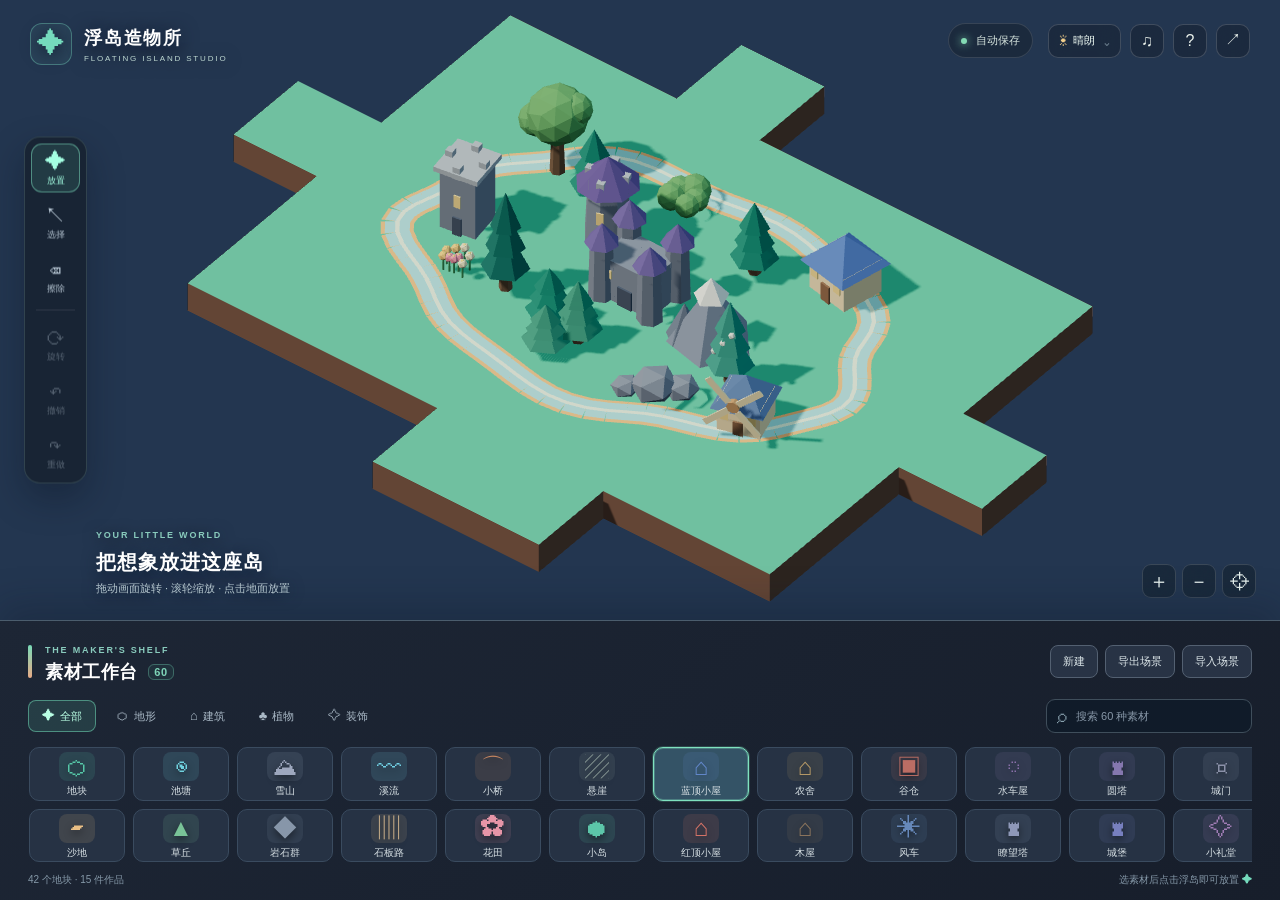
<file: index.html>
<!doctype html>
<html lang="zh-CN">
<head>
  <meta charset="utf-8">
  <meta name="viewport" content="width=device-width,initial-scale=1,viewport-fit=cover">
  <meta name="theme-color" content="#172233">
  <meta name="application-name" content="floating-island-studio">
  <title>浮岛造物所 · 3D 场景 DIY</title>
  <link rel="stylesheet" href="./style.css">
</head>
<body>
  <div id="app">
    <main class="stage" id="stage" aria-label="3D 浮岛场景">
      <div class="canvas-wrap" id="canvasWrap"></div>
      <header class="topbar">
        <div class="brand"><span class="brand-mark">✦</span><span><strong>浮岛造物所</strong><small>FLOATING ISLAND STUDIO</small></span></div>
        <div class="top-actions">
          <span class="autosave"><i></i> 自动保存</span>
          <div class="weather-control">
            <button class="weather-button" id="weatherBtn" aria-label="切换天气" aria-expanded="false"><span id="weatherIcon">☀</span><span id="weatherLabel">晴朗</span><span class="caret">⌄</span></button>
            <div class="weather-menu" id="weatherMenu" hidden aria-label="天气选项"></div>
          </div>
          <div class="music-control" id="musicControl"><button class="icon-button" id="musicBtn" title="开启背景音乐" aria-label="开启背景音乐" aria-pressed="false">♫</button><input id="musicVolume" type="range" min="0" max="100" value="45" aria-label="音乐音量" title="音乐音量"></div>
          <button class="icon-button" id="helpBtn" title="操作说明" aria-label="操作说明">?</button>
          <button class="icon-button" id="shotBtn" title="导出图片" aria-label="导出图片">↗</button>
        </div>
      </header>
      <nav class="tool-rail" aria-label="编辑工具">
        <button class="rail-button active" data-mode="place" title="放置素材 (1)"><span>✦</span><small>放置</small></button>
        <button class="rail-button" data-mode="select" title="选择素材 (2)"><span>↖</span><small>选择</small></button>
        <button class="rail-button" data-mode="erase" title="擦除素材或边缘地块 (3)"><span>⌫</span><small>擦除</small></button>
        <span class="rail-separator"></span>
        <button class="rail-button" id="rotateBtn" title="旋转选中物件 (R)"><span>⟳</span><small>旋转</small></button>
        <button class="rail-button" id="undoBtn" title="撤销 (⌘/Ctrl + Z)"><span>↶</span><small>撤销</small></button>
        <button class="rail-button" id="redoBtn" title="重做 (⌘/Ctrl + Shift + Z)"><span>↷</span><small>重做</small></button>
      </nav>
      <div class="scene-info">
        <span class="eyebrow">YOUR LITTLE WORLD</span>
        <h1>把想象放进这座岛</h1>
        <p>拖动画面旋转 · 滚轮缩放 · 点击地面放置</p>
      </div>
      <div class="view-controls">
        <button id="zoomIn" title="放大" aria-label="放大">＋</button>
        <button id="zoomOut" title="缩小" aria-label="缩小">－</button>
        <button id="resetView" title="重置视角" aria-label="重置视角">⌖</button>
      </div>
      <div class="selected-tip" id="selectedTip" hidden></div>
      <div class="toast" id="toast" aria-live="polite"></div>
    </main>
    <section class="workbench" aria-label="素材工作台">
      <div class="workbench-head">
        <div class="workbench-title"><span class="panel-handle"></span><div><span class="eyebrow">THE MAKER'S SHELF</span><h2>素材工作台 <em id="catalogCount">60</em></h2></div></div>
        <div class="project-actions">
          <button id="newBtn">新建</button>
          <button id="exportBtn">导出场景</button>
          <button id="importBtn">导入场景</button>
          <input id="importInput" type="file" accept=".json,application/json" hidden>
        </div>
      </div>
      <div class="shelf-top"><div class="category-tabs" id="categoryTabs"></div><label class="search"><span>⌕</span><input id="searchInput" placeholder="搜索 60 种素材" aria-label="搜索素材"></label></div>
      <div class="catalog" id="catalog"></div>
      <div class="shelf-footer"><span id="sceneStats">0 个地块 · 0 件作品</span><span>选素材后点击浮岛即可放置 <b>✦</b></span></div>
    </section>
  </div>
  <dialog id="helpDialog">
    <div class="dialog-head"><span class="eyebrow">QUICK GUIDE</span><button id="closeHelp" aria-label="关闭">×</button></div>
    <h2>欢迎来到浮岛造物所</h2>
    <p>从素材工作台挑选建筑、植物、地形或装饰，在岛上点击即可放置。选择“地块”后，点击岛屿边缘可扩建。</p>
    <div class="guide-grid"><div><strong>旋转视角</strong><span>拖动画面 / 单指拖动</span></div><div><strong>放大缩小</strong><span>滚轮 / 双指缩放</span></div><div><strong>编辑物件</strong><span>选择后拖动、旋转或删除</span></div><div><strong>天气与音乐</strong><span>右上角切换天气、开启音乐</span></div><div><strong>保存作品</strong><span>自动保存，也可导出 JSON</span></div></div>
    <button class="primary" id="startBtn">开始建造</button>
  </dialog>
  <script type="module" src="./app.js"></script>
</body>
</html>
</file>
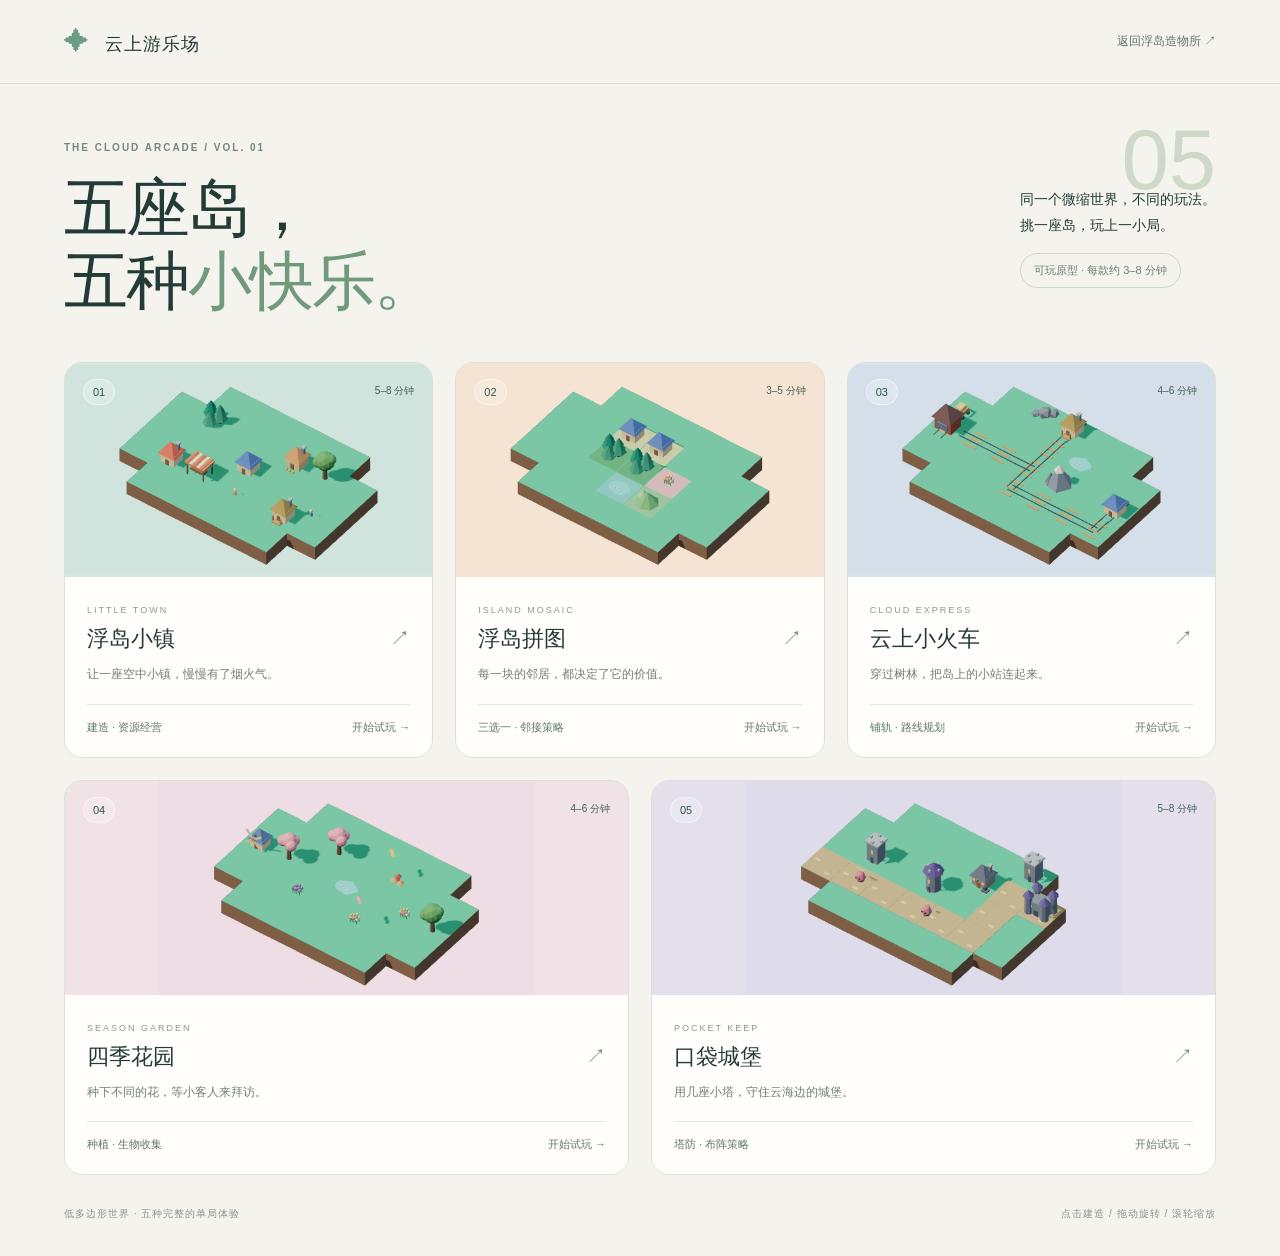
<file: arcade.html>
<!doctype html><html lang="zh-CN"><head><meta charset="utf-8"><meta name="viewport" content="width=device-width,initial-scale=1"><meta name="theme-color" content="#f4f3ed"><title>云上游乐场 · 五座小岛</title><link rel="stylesheet" href="./arcade.css"></head><body class="hub">
<header class="hub-nav"><a class="wordmark" href="./arcade.html"><span>✦</span> 云上游乐场</a><a href="https://wentaopeng714-cmd.github.io/floating-island-studio/">返回浮岛造物所 ↗</a></header>
<main class="hub-main"><div class="hub-hero"><div><p class="eyebrow">THE CLOUD ARCADE / VOL. 01</p><h1>五座岛，<br>五种<span>小快乐。</span></h1></div><div class="hero-note"><span class="edition">05</span><p>同一个微缩世界，不同的玩法。<br>挑一座岛，玩上一小局。</p><span class="pill">可玩原型 · 每款约 3–8 分钟</span></div></div>
<div class="game-grid" id="gameGrid"></div><footer class="hub-footer"><span>低多边形世界 · 五种完整的单局体验</span><span>点击建造 / 拖动旋转 / 滚轮缩放</span></footer></main>
<script type="module" src="./hub.js"></script></body></html>
</file>
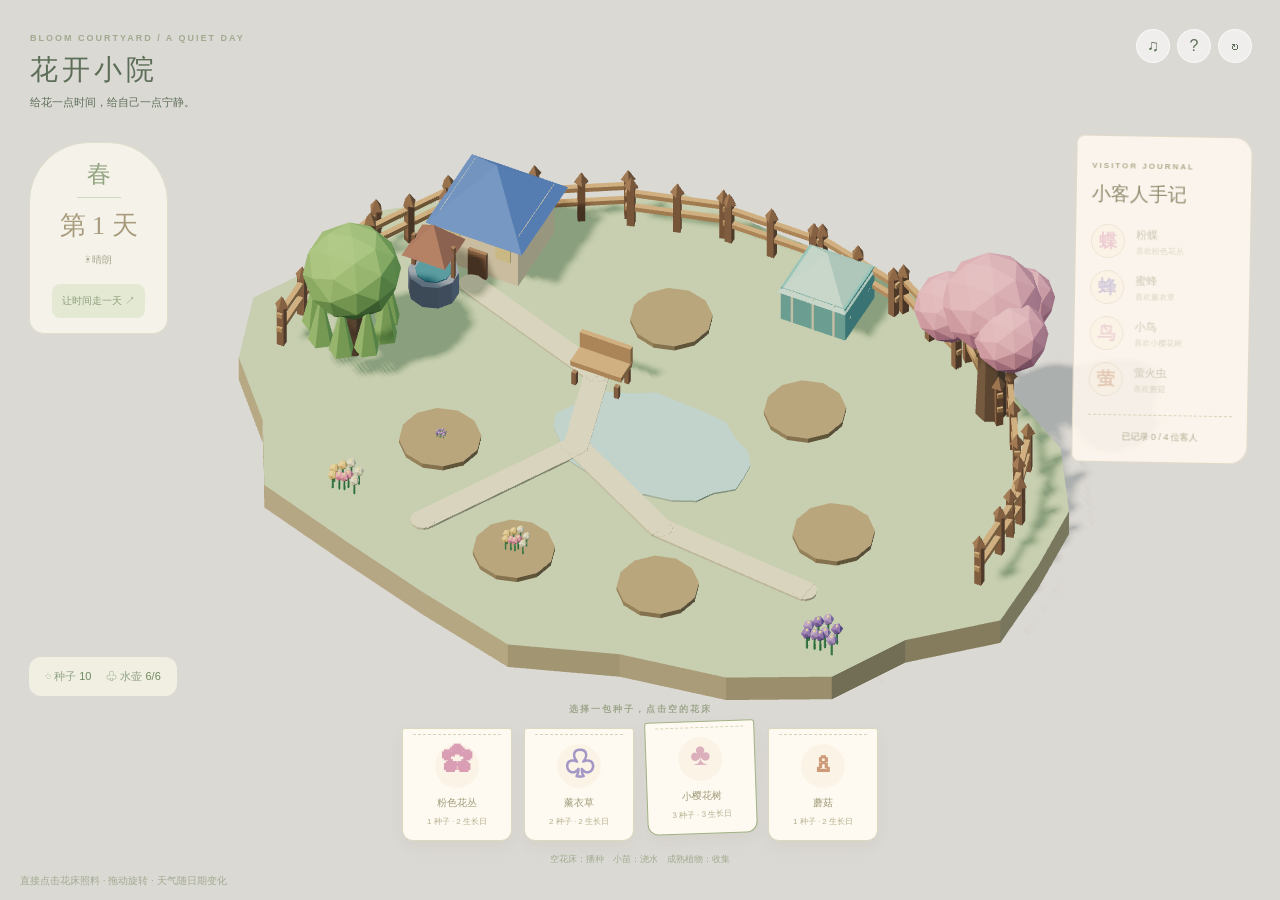
<file: bloom-courtyard.html>
<!doctype html><html lang="zh-CN"><head><meta charset="utf-8"><meta name="viewport" content="width=device-width,initial-scale=1,viewport-fit=cover"><title>花开小院</title><style>*{box-sizing:border-box}body{margin:0;font-family:-apple-system,BlinkMacSystemFont,"PingFang SC","Microsoft YaHei",sans-serif;color:var(--ink,#304f46);background:var(--sky,#e4eee4)}button{font:inherit;cursor:pointer;border:0}button:disabled{opacity:.4;cursor:default}button:focus-visible{outline:3px solid #e8b565;outline-offset:3px}button,input,a{-webkit-tap-highlight-color:transparent}button{touch-action:manipulation}a{color:inherit;text-decoration:none}.stage{position:fixed;inset:0;touch-action:none}.stage canvas{width:100%;height:100%;display:block}.eyebrow{font-size:9px;letter-spacing:2px;font-weight:700}.muted{color:var(--muted,#7f9587)}.utilities{display:flex;gap:7px}.utilities button{background:#ffffff90;color:inherit;border:1px solid #ffffff8a;border-radius:50%;width:34px;height:34px}.utilities button[aria-pressed=true]{background:#cee6cc}.toast{position:fixed;bottom:145px;left:50%;transform:translate(-50%,10px);opacity:0;background:#203d3be8;color:#f1f7e8;border-radius:12px;padding:11px 18px;font-size:12px;max-width:80%;line-height:1.7;text-align:center;pointer-events:none;z-index:15;transition:.2s}.toast.show{opacity:1;transform:translate(-50%,0)}.primary{background:var(--accent,#4c7c5d);color:#fff;border-radius:11px;padding:13px 20px;font-weight:600;font-size:12px}.pill{padding:7px 10px;border-radius:30px;background:#ffffff8a;font-size:10px}.instruction{position:fixed;bottom:12px;left:20px;font-size:10px;color:var(--muted,#6e9182);pointer-events:none}.progress{height:4px;background:#20382b12;border-radius:5px;overflow:hidden}.progress i{display:block;height:100%;background:var(--accent,#759975);transition:width .3s}.tool button{border-radius:12px;border:1px solid #cadac2;background:#fffdf5;color:inherit;padding:11px;text-align:left}.tool button.active{background:#dfebd4;border-color:#80a577}.tool button strong,.tool button small{display:block}.tool button small{font-size:9px;color:var(--muted,#7d957a);line-height:1.7;margin-top:5px}.tool button strong{font-size:12px}.tool button b{font-size:21px;display:block;margin-bottom:6px;color:#7fa481}.title{position:fixed;top:27px;left:30px}.title h1{font-size:23px;font-weight:650;letter-spacing:2px;margin:6px 0}.title .eyebrow{color:var(--muted,#80917e)}.title p{font-size:11px;margin:6px 0}.top-actions{position:fixed;top:29px;right:28px;display:flex;align-items:center;gap:18px}.label{position:absolute;background:#fff8e1e6;border:1px solid #f1e5cc;border-radius:6px;padding:5px 8px;font-size:10px;transform:translate(-50%,-100%);pointer-events:none;white-space:nowrap}.world-labels{position:fixed;inset:0;pointer-events:none}dialog{border:1px solid #d4dfcd;border-radius:20px;background:#fcfbf3;color:#3b5644;padding:30px;max-width:400px;width:calc(100% - 40px);box-shadow:0 25px 80px #1d37274a}dialog::backdrop{background:#1e333877;backdrop-filter:blur(5px)}dialog h2{font-size:25px;margin:16px 0}dialog p{font-size:13px;line-height:1.9;color:#788d77}dialog .primary{width:100%;margin-top:16px}dialog .secondary{display:block;margin:16px auto 0;background:none;font-size:11px;color:#879b7c}[hidden]{display:none!important}@media(max-width:700px){.title{top:18px;left:18px}.title h1{font-size:19px}.title .eyebrow{font-size:8px}.top-actions{top:20px;right:16px;gap:8px}.utilities{gap:4px}.utilities button{width:29px;height:29px;font-size:11px}.instruction{font-size:9px;bottom:8px;left:12px}.toast{font-size:11px;bottom:190px}}

body{--sky:#e5dfe4;--ink:#5d6e58;--accent:#99ac82;--muted:#a1aa90}.title h1{font-family:"Songti SC",serif;font-size:28px;letter-spacing:4px;font-weight:500}.garden-calendar{position:fixed;left:29px;top:142px;display:flex;flex-direction:column;align-items:center;padding:15px 19px;background:#faf7eddd;border-radius:60px 60px 15px 15px;border:1px solid #e0ddcb;min-width:139px}.garden-calendar>div{display:flex;align-items:center;flex-direction:column}.garden-calendar span{border-bottom:1px solid #cfdbbf;padding:0 10px 7px;font-family:"Songti SC",serif;font-size:24px;color:#93a482}.garden-calendar strong{font-size:26px;font-family:Georgia,serif;font-weight:400;color:#a89b7d;margin:10px 0}.garden-calendar small{font-size:10px;color:#aaa791}.garden-calendar button{margin-top:17px;background:#e4e9d4;color:#8e9f78;border-radius:8px;font-size:10px;padding:10px}.journal{position:fixed;right:30px;top:136px;width:176px;background:#fff9efde;border:1px solid #e2dac8;border-radius:8px 18px 18px 8px;padding:18px 15px;transform:rotate(1deg)}.journal .eyebrow{font-size:8px;color:#aca789}.journal h2{font-family:"Songti SC",serif;font-size:19px;font-weight:500;margin:9px 0 17px;color:#908d71}.visitor{display:flex;gap:11px;align-items:center;margin-top:12px;opacity:.45}.visitor.done{opacity:1}.visitor b{width:34px;height:34px;display:flex;align-items:center;justify-content:center;border:1px solid #dacdb4;border-radius:50%;font-size:18px;color:var(--visitor);background:#faf0de}.visitor strong{display:block;font-size:11px;font-weight:500;color:#979073}.visitor small{display:block;font-size:8px;color:#b6ae8e;margin-top:3px}.journal>p{font-size:9px;text-align:center;border-top:1px dashed #ddd1b6;padding-top:15px;margin:18px 0 0;color:#aba88b}.garden-pocket{position:fixed;left:29px;bottom:204px;display:flex;gap:15px;color:#91a285;background:#f7f7e6bb;border-radius:12px;padding:12px 16px;font-size:11px}.garden-pocket b{font-weight:500;color:#718a62}.seed-desk{position:fixed;bottom:34px;left:50%;transform:translateX(-50%);text-align:center}.seed-desk>.eyebrow{color:#9da78d;font-size:9px}.seed-desk #seedsList{display:flex;gap:12px;margin:12px 0}.seed-pack{background:#fffaf1;color:#9e9b79;border:1px solid #dad9c0;border-radius:3px 3px 11px 11px;width:110px;padding:13px 12px;position:relative;transition:transform .2s;box-shadow:0 6px 14px #8c877115}.seed-pack.active{transform:translateY(-7px) rotate(-2deg);border-color:#a0b285}.seed-pack:before{content:'';position:absolute;top:5px;left:10px;right:10px;border-top:1px dashed #d6d4b9}.seed-pack b{display:block;font-size:31px;color:var(--seed);background:#f5eddc80;border-radius:50%;width:44px;height:44px;margin:2px auto 8px}.seed-pack strong{display:block;font-size:10px;font-weight:500}.seed-pack small{display:block;font-size:8px;color:#b2ae8d;margin-top:6px}.seed-desk p{font-size:9px;color:#a1ac91;margin:8px 0 0}.toast{bottom:205px}@media(max-width:700px){.title h1{font-size:23px}.title p{font-size:9px}.garden-calendar{top:130px;left:15px;padding:12px;min-width:105px}.garden-calendar span{font-size:20px}.garden-calendar strong{font-size:22px;margin:7px 0}.garden-calendar button{font-size:8px;padding:8px;margin-top:10px}.journal{right:15px;top:130px;width:136px;padding:13px 11px}.journal .eyebrow{font-size:6px}.journal h2{font-size:16px;margin-bottom:11px}.visitor{gap:8px;margin-top:9px}.visitor b{width:26px;height:26px;font-size:15px}.visitor strong{font-size:9px}.visitor small{font-size:7px}.journal>p{font-size:8px;padding-top:11px;margin-top:12px}.seed-desk{bottom:29px;width:calc(100% - 24px)}.seed-desk #seedsList{gap:7px;justify-content:center}.seed-pack{width:23%;padding:12px 7px}.seed-pack b{font-size:24px;width:36px;height:36px}.seed-pack strong{font-size:9px}.seed-pack small{font-size:7px}.seed-desk>.eyebrow{font-size:8px}.seed-desk p{font-size:8px}.garden-pocket{left:16px;bottom:192px;font-size:10px;padding:10px;gap:12px}}</style></head><body><div class="stage" id="stage"></div><header class="title"><span class="eyebrow">BLOOM COURTYARD / A QUIET DAY</span><h1>花开小院</h1><p>给花一点时间，给自己一点宁静。</p></header><div class="top-actions"><div class="utilities"><button id="music" aria-label="开启音乐" title="音乐">♫</button><button id="help" aria-label="玩法说明">?</button><button id="reset" aria-label="重新开始">↻</button></div></div><section class="garden-calendar"><div><span id="season"></span><strong id="day"></strong><small id="weather"></small></div><button id="next">让时间走一天 ↗</button></section><aside class="journal"><span class="eyebrow">VISITOR JOURNAL</span><h2>小客人手记</h2><div id="visitors"></div><p id="journalCount"></p></aside><div class="garden-pocket"><span>◌ 种子 <b id="seeds"></b></span><span>♧ 水壶 <b id="water"></b></span></div><footer class="seed-desk"><span class="eyebrow">选择一包种子，点击空的花床</span><div id="seedsList"></div><p>空花床：播种　小苗：浇水　成熟植物：收集</p></footer><div class="instruction">直接点击花床照料 · 拖动旋转 · 天气随日期变化</div><div class="toast" id="toast" role="status" aria-live="polite"></div><dialog id="guide"><span class="eyebrow">HOW TO PLAY</span><h2>玩法说明</h2><p id="guideText"></p><button class="primary" id="closeGuide">知道了</button></dialog><dialog id="result"><span class="eyebrow">YOUR STORY</span><h2 id="resultTitle"></h2><p id="resultText"></p><button class="primary" id="again">再玩一局</button><button class="secondary" id="stay">留在这里欣赏</button></dialog><script type="module">import * as THREE from "./three.module.js";
import {makeModel} from "./models.js";

function graphics(el,{sky='#d6e5df',view=7,az=.6,elev=.8,orbit=true,look=[0,0,0],sunColor='#fff0d3'}={}){
 const renderer=new THREE.WebGLRenderer({antialias:true,preserveDrawingBuffer:true});renderer.setPixelRatio(Math.min(devicePixelRatio||1,1.7));renderer.shadowMap.enabled=true;renderer.shadowMap.type=THREE.PCFSoftShadowMap;renderer.toneMapping=THREE.ACESFilmicToneMapping;renderer.toneMappingExposure=1.06;renderer.outputColorSpace=THREE.SRGBColorSpace;el.append(renderer.domElement);
 const scene=new THREE.Scene();scene.background=new THREE.Color(sky);const camera=new THREE.OrthographicCamera(-10,10,7,-7,.1,100);const hemi=new THREE.HemisphereLight('#f5fff3','#7e8598',1.3);scene.add(hemi);const sun=new THREE.DirectionalLight(sunColor,2.3);sun.position.set(-5,13,7);sun.castShadow=true;sun.shadow.mapSize.set(1024,1024);Object.assign(sun.shadow.camera,{left:-20,right:20,top:20,bottom:-20});sun.shadow.bias=-.001;scene.add(sun);const fill=new THREE.DirectionalLight('#b3d9ef',.4);fill.position.set(10,8,-10);scene.add(fill);
 const root=new THREE.Group();scene.add(root);const cache=new Map();const mat=color=>{if(!cache.has(color))cache.set(color,new THREE.MeshStandardMaterial({color,flatShading:true,roughness:.96}));return cache.get(color);};
 function mesh(parent,geo,color,x=0,y=0,z=0){const m=new THREE.Mesh(geo,mat(color));m.position.set(x,y,z);m.castShadow=true;m.receiveShadow=true;parent.add(m);return m;}
 const box=(p,w,h,d,c,x=0,y=0,z=0)=>mesh(p,new THREE.BoxGeometry(w,h,d),c,x,y,z);
 const sphere=(p,r,c,x=0,y=0,z=0)=>mesh(p,new THREE.IcosahedronGeometry(r,1),c,x,y,z);
 const cone=(p,r,h,c,x=0,y=0,z=0,n=6)=>mesh(p,new THREE.ConeGeometry(r,h,n),c,x,y,z);
 const cylinder=(p,r,h,c,x=0,y=0,z=0,n=16)=>mesh(p,new THREE.CylinderGeometry(r,r,h,n),c,x,y,z);
 const group=(parent=root)=>{const g=new THREE.Group();parent.add(g);return g;};
 function model(type,x,z,scale=1,parent=root,y=.015){const g=makeModel(type);g.position.set(x,y,z);g.scale.multiplyScalar(scale);parent.add(g);return g;}
 function land(points,{color='#83bea0',edge='#a78867',depth=.65,y=0,parent=root}={}){const shape=new THREE.Shape();points.forEach(([x,z],i)=>i?shape.lineTo(x,-z):shape.moveTo(x,-z));shape.closePath();const geo=new THREE.ExtrudeGeometry(shape,{depth,bevelEnabled:false});geo.rotateX(-Math.PI/2);const m=new THREE.Mesh(geo,[mat(color),mat(edge)]);m.position.y=y-depth;m.castShadow=true;m.receiveShadow=true;parent.add(m);return m;}
 function ellipse(x,z,rx,rz,{color,edge,depth,y,parent}={}){return land(Array.from({length:24},(_,i)=>{const a=i*Math.PI/12,r=1+.045*Math.sin(i*2.3);return [x+Math.cos(a)*rx*r,z+Math.sin(a)*rz*r];}),{color,edge,depth,y,parent});}
 function line(points,color='#d6c8a6',width=.025,parent=root){const curve=new THREE.CatmullRomCurve3(points.map(p=>new THREE.Vector3(...p)));return mesh(parent,new THREE.TubeGeometry(curve,Math.max(24,points.length*10),width,5,false),color);}
 function road(points,width=.6,color='#ddc6a0',parent=root,y=.027){for(let i=0;i<points.length-1;i++){const [x,z]=points[i],[a,b]=points[i+1],length=Math.hypot(a-x,b-z),m=box(parent,width,.03,length+.08,color,(x+a)/2,y,(z+b)/2);m.rotation.y=Math.atan2(a-x,b-z);}for(const [x,z]of points)cylinder(parent,width/2,.032,color,x,y,z,12);}
 function rail(points,parent=root){for(let i=0;i<points.length-1;i++){const [x,z]=points[i],[a,b]=points[i+1],len=Math.hypot(a-x,b-z),dx=(a-x)/len,dz=(b-z)/len;for(const off of [-.16,.16])line([[x+dz*off,.075,z-dx*off],[a+dz*off,.075,b-dx*off]],'#526c76',.022,parent);for(let d=.14;d<len;d+=.3){const sleeper=box(parent,.52,.04,.095,'#bc9c74',x+dx*d,.04,z+dz*d);sleeper.rotation.y=Math.atan2(dx,dz);}}}
 function ring(x,z,r,color='#c9e7c2',parent=root){const geo=new THREE.RingGeometry(r-.025,r,48);geo.rotateX(-Math.PI/2);return mesh(parent,geo,color,x,.04,z);}
 function clear(parent){for(const c of [...parent.children]){parent.remove(c);c.traverse(o=>o.geometry?.dispose());}}
 const ray=new THREE.Raycaster(),mouse=new THREE.Vector2(),plane=new THREE.Plane(new THREE.Vector3(0,1,0),0),hit=new THREE.Vector3();let zoom=1,start=null,dragged=false,pinch=0;const fingers=new Map();let click=()=>{},hover=()=>{};
 function point(e){const r=renderer.domElement.getBoundingClientRect();mouse.set((e.clientX-r.left)/r.width*2-1,-((e.clientY-r.top)/r.height)*2+1);ray.setFromCamera(mouse,camera);return ray.ray.intersectPlane(plane,hit)?{x:hit.x,z:hit.z}:null;}
 function cameraUpdate(){const d=24;camera.position.set(look[0]+Math.sin(az)*Math.cos(elev)*d,look[1]+Math.sin(elev)*d,look[2]+Math.cos(az)*Math.cos(elev)*d);camera.lookAt(...look);camera.updateMatrixWorld();}
 function resize(){const w=el.clientWidth,h=el.clientHeight;renderer.setSize(w,h,false);const aspect=w/h,v=Math.max(view*.64,view/aspect)/zoom;camera.left=-v*aspect;camera.right=v*aspect;camera.top=v;camera.bottom=-v;camera.updateProjectionMatrix();cameraUpdate();}
 renderer.domElement.addEventListener('pointerdown',e=>{renderer.domElement.setPointerCapture(e.pointerId);fingers.set(e.pointerId,{x:e.clientX,y:e.clientY});if(fingers.size===1){start={x:e.clientX,y:e.clientY};dragged=false;}else{dragged=true;const a=[...fingers.values()];pinch=Math.hypot(a[0].x-a[1].x,a[0].y-a[1].y);}});
 renderer.domElement.addEventListener('pointermove',e=>{hover(point(e),e);if(!fingers.has(e.pointerId))return;const prev=fingers.get(e.pointerId);fingers.set(e.pointerId,{x:e.clientX,y:e.clientY});if(fingers.size===2){const a=[...fingers.values()],d=Math.hypot(a[0].x-a[1].x,a[0].y-a[1].y);if(pinch){zoom=Math.max(.75,Math.min(1.8,zoom*d/pinch));resize();}pinch=d;return;}if(start&&Math.hypot(e.clientX-start.x,e.clientY-start.y)>6)dragged=true;if(dragged&&orbit){az-=(e.clientX-prev.x)*.007;elev=Math.max(.32,Math.min(1.35,elev+(e.clientY-prev.y)*.006));cameraUpdate();}});
 renderer.domElement.addEventListener('pointerup',e=>{const single=fingers.size===1;fingers.delete(e.pointerId);if(single&&!dragged&&start){const p=point(e);if(p)click(p,e);}start=null;pinch=0;});renderer.domElement.addEventListener('pointercancel',e=>{fingers.delete(e.pointerId);start=null;});renderer.domElement.addEventListener('pointerleave',()=>hover(null,{}));renderer.domElement.addEventListener('wheel',e=>{e.preventDefault();zoom=Math.max(.75,Math.min(1.8,zoom*(e.deltaY>0?.92:1.08)));resize();},{passive:false});
 const observer=new ResizeObserver(resize);observer.observe(el);resize();let update=()=>{},last=performance.now(),time=0;
 function frame(now){requestAnimationFrame(frame);let dt=Math.min(.06,(now-last)/1000);last=now;if(document.hidden||document.querySelector('dialog[open]'))dt=0;time+=dt;update(dt,time);renderer.render(scene,camera);}requestAnimationFrame(frame);
 return {THREE,renderer,scene,camera,root,sun,hemi,mat,mesh,box,sphere,cone,cylinder,group,model,land,ellipse,line,road,rail,ring,clear,pick(e,objects){point(e);const hits=ray.intersectObjects(objects,true);return hits[0]?.object;},onClick(fn){click=fn;},onHover(fn){hover=fn;},onFrame(fn){update=fn;},project(x,y,z){const p=new THREE.Vector3(x,y,z).project(camera),r=el.getBoundingClientRect();return {x:(p.x+1)*r.width/2,y:(1-p.y)*r.height/2};}};
}
function clouds(g,{color='#f1f5e8',y=4,count=6}={}){const group=g.group();const all=[];for(let i=0;i<count;i++){const c=g.group(group);for(const [x,yy,z,r]of [[0,0,0,.6],[-.5,0,0,.4],[.5,-.1,0,.45],[.1,.2,0,.45]])g.sphere(c,r,color,x,yy,z);c.position.set(-8+i*3,y+(i%2)*.7,-5+(i%3)*4);all.push(c);}return {group,update(t){all.forEach((c,i)=>{c.position.x=-8+i*3+Math.sin(t*.08+i)*.7;});}};}
function trainModel(g,parent=g.root){const t=g.group(parent);g.box(t,.55,.35,.9,'#cc714c',0,.3,0);g.box(t,.4,.4,.4,'#ede4bc',0,.45,-.18);g.box(t,.49,.08,.49,'#4e6b77',0,.7,-.18);g.cylinder(t,.075,.27,'#4e6b77',0,.66,.25,8);for(const x of [-.28,.28])for(const z of [-.27,.27])g.sphere(t,.12,'#425b64',x,.15,z);const cargo=g.box(t,.38,.23,.46,'#e0ba70',0,.36,-1.05);g.box(t,.55,.15,.7,'#967551',0,.2,-1.05);for(const x of [-.28,.28])for(const z of [-.85,-1.25])g.sphere(t,.1,'#425b64',x,.1,z);t.userData.cargo=cargo;return t;}

const $=s=>document.querySelector(s);
function storage(key,initial){let state=initial();try{const saved=JSON.parse(localStorage.getItem(key));if(saved?.version===state.version&&saved.kind===state.kind)state=saved;}catch{}return {get state(){return state;},set state(v){state=v;},save(){try{localStorage.setItem(key,JSON.stringify(state));}catch{}}};}
function toast(message){const el=$('#toast');if(!el)return;el.textContent=message;el.classList.add('show');clearTimeout(toast.timer);toast.timer=setTimeout(()=>el.classList.remove('show'),2500);}
function music(button,{notes=[72,76,79,74,69,72,67,74],tempo=500,wave='sine'}={}){let audio=null,timer=null,gain=null,i=0,on=false;button.addEventListener('click',async()=>{try{if(on){clearInterval(timer);gain.gain.setTargetAtTime(0,audio.currentTime,.1);on=false;}else{if(!audio){audio=new (window.AudioContext||window.webkitAudioContext)();gain=audio.createGain();gain.gain.value=.04;gain.connect(audio.destination);}await audio.resume();gain.gain.setTargetAtTime(.04,audio.currentTime,.1);on=true;const note=()=>{const o=audio.createOscillator(),e=audio.createGain(),at=audio.currentTime;o.type=wave;o.frequency.value=440*2**((notes[i++%notes.length]-69)/12);e.gain.setValueAtTime(.001,at);e.gain.exponentialRampToValueAtTime(.55,at+.015);e.gain.exponentialRampToValueAtTime(.001,at+1.2);o.connect(e).connect(gain);o.start(at);o.stop(at+1.25);};note();timer=setInterval(note,tempo);}button.setAttribute('aria-pressed',String(on));button.setAttribute('aria-label',on?'关闭音乐':'开启音乐');toast(on?'音乐已开启':'音乐已关闭');}catch{toast('当前浏览器无法开启音频。');}});}
function result(title,text,onAgain){$('#resultTitle').textContent=title;$('#resultText').textContent=text;$('#result').showModal();$('#again').onclick=()=>{$('#result').close();onAgain();};$('#stay').onclick=()=>$('#result').close();}
function guide(text){$('#help').onclick=()=>{$('#guideText').textContent=text;$('#guide').showModal();};$('#closeGuide').onclick=()=>$('#guide').close();}
function resetButton(fn){$('#reset').onclick=()=>{if(confirm('重新开始这个游戏？当前进度会被替换。'))fn();};}

const BEDS=[[-2.2,1.2],[-.6,2.5],[1.2,2.3],[2.7,.6],[1.5,-1.1],[-.6,-1.8]];
const SEEDS={flowers:{name:'粉色花丛',cost:1,days:2,visitor:'粉蝶',glyph:'✿',color:'#da9eb4'},lavender:{name:'薰衣草',cost:2,days:2,visitor:'蜜蜂',glyph:'♧',color:'#a397c6'},cherry:{name:'小樱花树',cost:3,days:3,visitor:'小鸟',glyph:'♣',color:'#dcafbd'},mushrooms:{name:'蘑菇',cost:1,days:2,visitor:'萤火虫',glyph:'♙',color:'#ce9b78'}};
const SEASONS=['春','夏','秋','冬'];
function initial(){return {version:2,kind:'garden',day:1,seeds:10,water:6,plants:[{bed:0,type:'lavender',age:0,wet:false,collected:false},{bed:1,type:'flowers',age:1,wet:false,collected:false}],visitors:[],status:'playing',message:'点击花床即可照料：空床播种，小苗浇水，成熟后收集。'};}
const season=s=>SEASONS[Math.floor((s.day-1)/4)%4];
const raining=s=>s.day%4===2&&season(s)!=='冬';
function care(s,bed,type){if(s.status!=='playing'||!BEDS[bed])return false;const p=s.plants.find(p=>p.bed===bed);if(!p){const seed=SEEDS[type];if(!seed||s.seeds<seed.cost){s.message='种子不足，收集成熟植物可以补充种子。';return false;}s.seeds-=seed.cost;s.plants.push({bed,type,age:0,wet:false,collected:false});s.message=`${seed.name}已种下，再点一次浇水。`;return true;}if(p.collected){if(p.type!==type&&SEEDS[type]&&s.seeds>=SEEDS[type].cost){s.seeds-=SEEDS[type].cost;Object.assign(p,{type,age:0,wet:false,collected:false});s.message='花床换种完成，再点一次浇水。';return true;}s.message='这株已盛开。选择另一包种子，可以在这里换种。';return false;}if(p.age>=SEEDS[p.type].days){p.collected=true;s.seeds+=3;if(!s.visitors.includes(p.type))s.visitors.push(p.type);s.message=`${SEEDS[p.type].visitor}来访了！获得 3 颗种子。`;if(s.visitors.length===4)s.status='won';return true;}if(p.wet||raining(s)){s.message='今天水分已经足够，等待一天让它长大。';return false;}if(s.water<1){s.message='水壶空了，等到明天会自动补满。';return false;}p.wet=true;s.water--;s.message='水珠落进花床，明天会长大一些。';return true;}
function nextDay(s){if(s.status!=='playing')return false;let n=0;for(const p of s.plants){if(!p.collected&&(p.wet||raining(s))){p.age=Math.min(SEEDS[p.type].days,p.age+1);n++;}p.wet=false;}s.day++;s.water=6;s.message=`${n} 株植物长大了。${raining(s)?'今天下雨，花床会自动得到水分。':'水壶已补满。'}`;return true;}

const db=storage('bloom-courtyard-independent-v2',initial);let s=db.state,selected='cherry',finished=false;
const g=graphics($('#stage'),{sky:'#e1dce1',view:7.6,az:.45,elev:.79,look:[0,0,.3]});
const yard=g.ellipse(0,0,5.1,3.75,{color:'#b5c7a3',edge:'#c8b998',depth:.38});const backdrop=g.cylinder(g.root,60,.02,'#e6dce1',0,-.43,0,64);g.ellipse(.1,.2,1.22,.82,{color:'#aacfd0',edge:'#bed0bc',depth:.025,y:.027});
g.model('cottage',-3,-2,1.15);g.model('cherry',3.5,-2.05,1.4);g.model('willow',-3.8,.3,1.05);g.model('greenhouse',1,-2.75,.76);g.model('bench',-.9,-.5,.65);g.model('well',-3.35,-1,.65);g.model('lavender',3.35,2.35,.8);g.model('flowers',-2.9,2.4,.7);
g.road([[-3,-1.3],[-1,-.6],[-.7,.6],[-1.8,2.5]],.3,'#d8d2b4');g.road([[-.7,.6],[.8,1.4],[2.8,1.6]],.3,'#d8d2b4');
for(let i=0;i<13;i++){const a=Math.PI+i*Math.PI/12;const f=g.model('fence',Math.cos(a)*4.6,Math.sin(a)*3.3,.9);f.rotation.y=-a+Math.PI/2;}for(const [x,z]of BEDS){g.cylinder(g.root,.49,.07,'#a49173',x,.035,z,12);g.ring(x,z,.43,'#e2d8b7');}
const plants=g.group(),guests=g.group(),drops=g.group();const air=clouds(g,{color:'#eee5e6',y:4.7,count:4});air.group.visible=false;const hover=g.ring(0,0,.53,'#f8e7c6');hover.visible=false;
const nearest=p=>{let min=.64,index=-1;BEDS.forEach(([x,z],i)=>{const d=Math.hypot(p.x-x,p.z-z);if(d<min){min=d;index=i;}});return index;};
const rainPositions=new Float32Array(120*6);for(let i=0;i<120;i++){const x=(Math.random()-.5)*11,y=Math.random()*7,z=(Math.random()-.5)*8;rainPositions.set([x,y,z,x-.03,y-.2,z],i*6);}const rainGeo=new THREE.BufferGeometry();rainGeo.setAttribute('position',new THREE.BufferAttribute(rainPositions,3));const rain=new THREE.LineSegments(rainGeo,new THREE.LineBasicMaterial({color:'#bacbd8',transparent:true,opacity:.7}));g.scene.add(rain);
function seeds(){const el=$('#seedsList');el.innerHTML='';for(const [id,seed]of Object.entries(SEEDS)){const b=document.createElement('button');b.className='seed-pack'+(selected===id?' active':'');b.dataset.seed=id;b.style.setProperty('--seed',seed.color);b.innerHTML=`<b>${seed.glyph}</b><strong>${seed.name}</strong><small>${seed.cost} 种子 · ${seed.days} 生长日</small>`;b.onclick=()=>{selected=id;seeds();toast(`拿起一包${seed.name}种子。`);};el.append(b);}}
function visitor(type){const b=g.group(guests);const wings=[];if(type==='flowers'){g.sphere(b,.07,'#9a8172');for(const sign of [-1,1]){const w=g.sphere(b,.19,'#e4acc9',sign*.16,0,0);w.scale.set(1,.13,.8);wings.push(w);}}if(type==='lavender'){const body=g.sphere(b,.105,'#e2bd69');body.scale.z=1.45;g.box(b,.17,.04,.13,'#756044',0,.02,0);for(const sign of [-1,1]){const w=g.sphere(b,.115,'#ebead7',sign*.12,.065,0);w.scale.y=.14;wings.push(w);}}if(type==='cherry'){g.sphere(b,.13,'#8bb1c0');g.sphere(b,.06,'#d5ac66',0,.01,.16);for(const sign of [-1,1]){const w=g.sphere(b,.15,'#7799b7',sign*.14,0,0);w.scale.set(1,.17,.7);wings.push(w);}}if(type==='mushrooms'){g.sphere(b,.075,'#809b6d');g.sphere(b,.06,'#e3e9a3',0,0,-.085);for(const sign of [-1,1]){const w=g.sphere(b,.07,'#d8dba5',sign*.07,.03,0);w.scale.y=.15;wings.push(w);}}b.userData={type,wings};}
function draw(){g.clear(plants);g.clear(guests);g.clear(drops);for(const p of s.plants){const [x,z]=BEDS[p.bed],seed=SEEDS[p.type],scale=.22+.68*p.age/seed.days;const m=g.model(p.type,x,z,scale,plants,.076);m.traverse(o=>o.userData.bed=p.bed);if(p.wet){const d=g.sphere(drops,.06,'#b0d7e1',x+.32,.18,z+.24);d.scale.y=1.4;}}s.visitors.forEach(visitor);
 $('#season').textContent=season(s);$('#day').textContent=`第 ${s.day} 天`;$('#weather').textContent=raining(s)?'☂ 小雨':season(s)==='冬'?'❄ 霜雪':'☀ 晴朗';$('#seeds').textContent=s.seeds;$('#water').textContent=`${s.water}/6`;
 $('#visitors').innerHTML=Object.entries(SEEDS).map(([id,d])=>`<div class="visitor ${s.visitors.includes(id)?'done':''}" style="--visitor:${d.color}"><b>${{flowers:'蝶',lavender:'蜂',cherry:'鸟',mushrooms:'萤'}[id]}</b><div><strong>${d.visitor}</strong><small>${s.visitors.includes(id)?'已经来访':`喜欢${d.name}`}</small></div></div>`).join('');$('#journalCount').textContent=`已记录 ${s.visitors.length} / 4 位客人`;$('#next').disabled=s.status!=='playing';const skies={春:'#e1dce1',夏:'#e6e4ca',秋:'#e6d6c8',冬:'#dce5e8'};g.scene.background.set(raining(s)?'#c6d3d7':skies[season(s)]);backdrop.material.color.set(raining(s)?'#d0dcde':skies[season(s)]);rain.visible=raining(s);air.group.visible=raining(s);const greens={春:'#b5c7a3',夏:'#a6be96',秋:'#c2bd90',冬:'#d3ddca'};yard.material[0].color.set(greens[season(s)]);seeds();db.state=s;db.save();
 if(s.status==='won'&&!finished){finished=true;result('花园有了四位新邻居','粉蝶在花间停留，蜜蜂带来嗡鸣，小鸟绕过樱花，萤火虫点亮夜色。你记录了全部四种访客。',reset);}
}
function reset(){s=initial();finished=false;draw();}
g.onClick((p,e)=>{const hit=g.pick(e,plants.children),i=hit?.userData.bed??nearest(p);if(i<0){toast('点击六处圆形花床，就能照料植物。');return;}care(s,i,selected);toast(s.message);draw();});g.onHover(p=>{const i=p?nearest(p):-1;hover.visible=i>=0;if(i>=0){const [x,z]=BEDS[i];hover.position.set(x,.09,z);}});
g.onFrame((dt,t)=>{air.update(t);guests.children.forEach((b,i)=>{const plant=s.plants.find(p=>p.type===b.userData.type),center=plant?BEDS[plant.bed]:[0,0];b.position.set(center[0]+Math.sin(t*.8+i)*.75,.95+Math.cos(t+i)*.24,center[1]+Math.cos(t*.7+i)*.6);b.rotation.y=-t*.7;for(const w of b.userData.wings)w.rotation.z=Math.sin(t*15)*.55;});if(rain.visible){for(let i=0;i<120;i++){const j=i*6;rainPositions[j+1]-=dt*3.5;if(rainPositions[j+1]<.05)rainPositions[j+1]=7;rainPositions[j+4]=rainPositions[j+1]-.22;}rainGeo.attributes.position.needsUpdate=true;}});
$('#next').onclick=()=>{nextDay(s);toast(s.message);draw();};guide('这个小院有六处圆形花床。拿一包种子，点击空花床播种；再点击小苗会浇水，成熟后点击会收集并吸引访客。让时间走一天，浇过水的植物就会长大；雨天会自动供水。四种植物各吸引一种访客，记录全部四位就完成。收集后的花床可选其他种子换种。');music($('#music'),{notes:[79,83,86,83,76,79,83,78],tempo:840});resetButton(reset);draw();
</script></body></html>
</file>
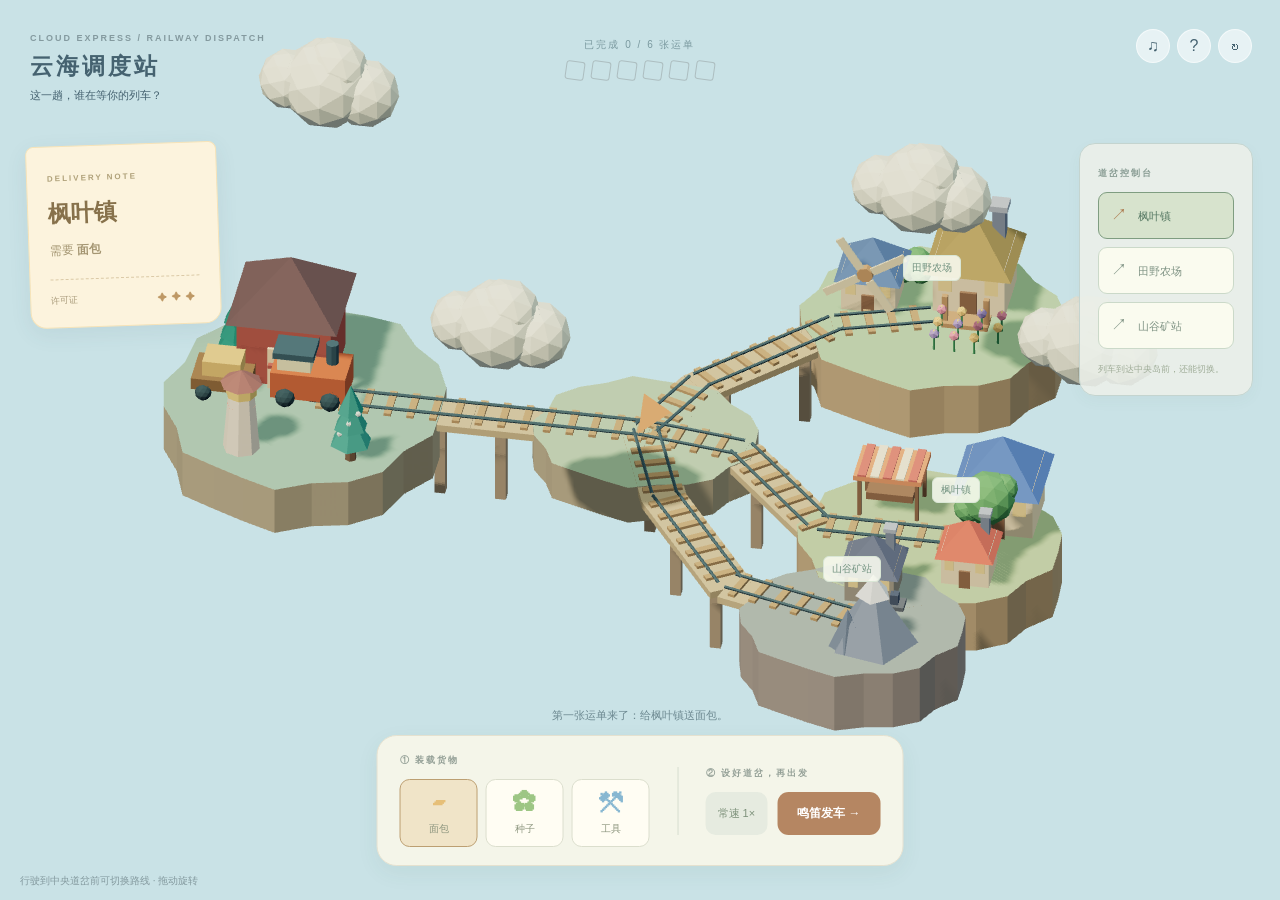
<file: cloud-express.html>
<!doctype html><html lang="zh-CN"><head><meta charset="utf-8"><meta name="viewport" content="width=device-width,initial-scale=1,viewport-fit=cover"><title>云海调度站</title><style>*{box-sizing:border-box}body{margin:0;font-family:-apple-system,BlinkMacSystemFont,"PingFang SC","Microsoft YaHei",sans-serif;color:var(--ink,#304f46);background:var(--sky,#e4eee4)}button{font:inherit;cursor:pointer;border:0}button:disabled{opacity:.4;cursor:default}button:focus-visible{outline:3px solid #e8b565;outline-offset:3px}button,input,a{-webkit-tap-highlight-color:transparent}button{touch-action:manipulation}a{color:inherit;text-decoration:none}.stage{position:fixed;inset:0;touch-action:none}.stage canvas{width:100%;height:100%;display:block}.eyebrow{font-size:9px;letter-spacing:2px;font-weight:700}.muted{color:var(--muted,#7f9587)}.utilities{display:flex;gap:7px}.utilities button{background:#ffffff90;color:inherit;border:1px solid #ffffff8a;border-radius:50%;width:34px;height:34px}.utilities button[aria-pressed=true]{background:#cee6cc}.toast{position:fixed;bottom:145px;left:50%;transform:translate(-50%,10px);opacity:0;background:#203d3be8;color:#f1f7e8;border-radius:12px;padding:11px 18px;font-size:12px;max-width:80%;line-height:1.7;text-align:center;pointer-events:none;z-index:15;transition:.2s}.toast.show{opacity:1;transform:translate(-50%,0)}.primary{background:var(--accent,#4c7c5d);color:#fff;border-radius:11px;padding:13px 20px;font-weight:600;font-size:12px}.pill{padding:7px 10px;border-radius:30px;background:#ffffff8a;font-size:10px}.instruction{position:fixed;bottom:12px;left:20px;font-size:10px;color:var(--muted,#6e9182);pointer-events:none}.progress{height:4px;background:#20382b12;border-radius:5px;overflow:hidden}.progress i{display:block;height:100%;background:var(--accent,#759975);transition:width .3s}.tool button{border-radius:12px;border:1px solid #cadac2;background:#fffdf5;color:inherit;padding:11px;text-align:left}.tool button.active{background:#dfebd4;border-color:#80a577}.tool button strong,.tool button small{display:block}.tool button small{font-size:9px;color:var(--muted,#7d957a);line-height:1.7;margin-top:5px}.tool button strong{font-size:12px}.tool button b{font-size:21px;display:block;margin-bottom:6px;color:#7fa481}.title{position:fixed;top:27px;left:30px}.title h1{font-size:23px;font-weight:650;letter-spacing:2px;margin:6px 0}.title .eyebrow{color:var(--muted,#80917e)}.title p{font-size:11px;margin:6px 0}.top-actions{position:fixed;top:29px;right:28px;display:flex;align-items:center;gap:18px}.label{position:absolute;background:#fff8e1e6;border:1px solid #f1e5cc;border-radius:6px;padding:5px 8px;font-size:10px;transform:translate(-50%,-100%);pointer-events:none;white-space:nowrap}.world-labels{position:fixed;inset:0;pointer-events:none}dialog{border:1px solid #d4dfcd;border-radius:20px;background:#fcfbf3;color:#3b5644;padding:30px;max-width:400px;width:calc(100% - 40px);box-shadow:0 25px 80px #1d37274a}dialog::backdrop{background:#1e333877;backdrop-filter:blur(5px)}dialog h2{font-size:25px;margin:16px 0}dialog p{font-size:13px;line-height:1.9;color:#788d77}dialog .primary{width:100%;margin-top:16px}dialog .secondary{display:block;margin:16px auto 0;background:none;font-size:11px;color:#879b7c}[hidden]{display:none!important}@media(max-width:700px){.title{top:18px;left:18px}.title h1{font-size:19px}.title .eyebrow{font-size:8px}.top-actions{top:20px;right:16px;gap:8px}.utilities{gap:4px}.utilities button{width:29px;height:29px;font-size:11px}.instruction{font-size:9px;bottom:8px;left:12px}.toast{font-size:11px;bottom:190px}}

body{--sky:#d3e4e7;--ink:#456270;--accent:#ba815b;--muted:#849a9f}.title h1{letter-spacing:3px}.dispatch-progress{position:fixed;top:34px;left:50%;transform:translateX(-50%);text-align:center}.dispatch-progress>span{font-size:10px;letter-spacing:2px;color:#7a999f}.dispatch-progress #stamps{display:flex;gap:7px;margin-top:9px}.stamp{display:block;border:1px solid #adbec0;width:19px;height:19px;transform:rotate(8deg);border-radius:3px;color:#fff;font-size:12px}.stamp.done{background:#7ea295;border-color:#7ea295}.ticket{position:fixed;top:144px;left:28px;width:191px;background:#fff5dcee;border-radius:8px 8px 16px 16px;padding:20px;color:#87714b;box-shadow:0 6px 22px #38586415;transform:rotate(-2deg);border:1px solid #f7e3b8}.ticket .eyebrow{font-size:8px;color:#b0a17a}.ticket h2{font-size:23px;margin:13px 0;font-weight:600}.ticket p{font-size:12px;color:#a59673}.ticket-stub{display:flex;justify-content:space-between;align-items:center;border-top:1px dashed #dbc9a7;margin-top:20px;padding-top:14px;font-size:9px;color:#a8997a}.ticket-stub strong{letter-spacing:5px;color:#be9865}.switch-panel{position:fixed;right:27px;top:143px;background:#ecf0e9e6;border:1px solid #c4d4cf;border-radius:16px;padding:18px;width:174px;box-shadow:0 5px 15px #45644a0a}.switch-panel .eyebrow{color:#8a9d95}.switch-panel #switches{display:grid;gap:8px;margin-top:12px}.switch{background:#fafbef;color:#819586;padding:12px;text-align:left;border-radius:9px;border:1px solid #cbd9c9;font-size:11px}.switch.active{background:#d7e3cd;border-color:#7f9d81;color:#547762}.switch:before{content:'↗';display:inline-block;margin-right:11px;font-size:16px}.switch.active:before{color:#ac7a4e}.switch-panel p{font-size:9px;line-height:1.8;color:#a0ad99;margin:12px 0 0}.train-desk{position:fixed;bottom:34px;left:50%;transform:translateX(-50%);display:flex;align-items:center;gap:28px;background:#f9f7eae8;border:1px solid #e5e1cf;box-shadow:0 7px 22px #37584210;padding:18px 22px;border-radius:20px}.train-desk .eyebrow{display:block;color:#94a097;margin-bottom:12px;font-size:9px}.train-desk #cargo{display:flex;gap:8px}.cargo{width:78px;border-radius:10px;background:#fffdf3;border:1px solid #dbdecd;padding:10px;color:#8d967f}.cargo.active{background:#f0e4c8;border-color:#bc9f72}.cargo b{font-size:23px;display:block;color:var(--cargo)}.cargo span{font-size:10px;display:block;margin-top:5px}.departure{border-left:1px solid #d5ddd0;padding-left:27px;white-space:nowrap}.departure>div{display:flex;gap:10px}.departure #speed{background:#e6ebe0;color:#7e927b;padding:13px 12px;border-radius:10px;font-size:11px}.departure .primary{background:#b58662}.dispatch-message{position:fixed;bottom:164px;left:50%;transform:translateX(-50%);font-size:11px;color:#6d8991;max-width:55%;text-align:center;line-height:1.7}.toast{bottom:182px}.label{background:#f8fbf0df;color:#739381;border-color:#d9e6d5}@media(max-width:700px){.dispatch-progress{top:97px;left:50%;min-width:125px}.ticket{top:155px;left:14px;width:145px;padding:14px}.ticket h2{font-size:19px}.ticket p{font-size:11px}.ticket-stub{margin-top:12px;padding-top:10px}.switch-panel{right:14px;top:auto;bottom:225px;width:145px;padding:13px}.switch{padding:9px;font-size:10px}.switch-panel p{font-size:8px}.train-desk{bottom:29px;width:calc(100% - 24px);padding:12px;gap:12px;display:block}.train-desk #cargo{justify-content:space-between}.cargo{width:30%;padding:8px}.cargo b{font-size:19px}.departure{border-left:0;padding:10px 0 0;display:flex;align-items:center;justify-content:space-between;gap:10px}.departure .eyebrow{font-size:7px;max-width:73px;line-height:1.6;margin:0}.departure>div{gap:7px}.departure .primary{padding:11px;font-size:10px}.departure #speed{padding:10px;font-size:9px}.dispatch-message{bottom:215px;left:16px;transform:none;text-align:left;max-width:160px;font-size:9px}.label{font-size:8px;padding:3px 5px}}</style></head><body><div class="stage" id="stage"></div><header class="title"><span class="eyebrow">CLOUD EXPRESS / RAILWAY DISPATCH</span><h1>云海调度站</h1><p>这一趟，谁在等你的列车？</p></header><div class="top-actions"><div class="utilities"><button id="music" aria-label="开启音乐" title="音乐">♫</button><button id="help" aria-label="玩法说明">?</button><button id="reset" aria-label="重新开始">↻</button></div></div><div class="dispatch-progress"><span id="delivered"></span><div id="stamps"></div></div><section class="ticket"><span class="eyebrow">DELIVERY NOTE</span><h2 id="orderDestination"></h2><p>需要 <b id="orderCargo"></b></p><div class="ticket-stub"><span>许可证</span><strong id="lives"></strong></div></section><div class="world-labels" id="labels"></div><section class="switch-panel"><span class="eyebrow">道岔控制台</span><div id="switches"></div><p id="switchHint"></p></section><footer class="train-desk"><section><span class="eyebrow">① 装载货物</span><div id="cargo"></div></section><section class="departure"><span class="eyebrow">② 设好道岔，再出发</span><div><button id="speed">常速 1×</button><button class="primary" id="go">鸣笛发车 →</button></div></section></footer><p class="dispatch-message" id="message"></p><div class="instruction">行驶到中央道岔前可切换路线 · 拖动旋转</div><div class="toast" id="toast" role="status" aria-live="polite"></div><dialog id="guide"><span class="eyebrow">HOW TO PLAY</span><h2>玩法说明</h2><p id="guideText"></p><button class="primary" id="closeGuide">知道了</button></dialog><dialog id="result"><span class="eyebrow">YOUR STORY</span><h2 id="resultTitle"></h2><p id="resultText"></p><button class="primary" id="again">再玩一局</button><button class="secondary" id="stay">留在这里欣赏</button></dialog><script type="module">import * as THREE from "./three.module.js";
import {makeModel} from "./models.js";

function graphics(el,{sky='#d6e5df',view=7,az=.6,elev=.8,orbit=true,look=[0,0,0],sunColor='#fff0d3'}={}){
 const renderer=new THREE.WebGLRenderer({antialias:true,preserveDrawingBuffer:true});renderer.setPixelRatio(Math.min(devicePixelRatio||1,1.7));renderer.shadowMap.enabled=true;renderer.shadowMap.type=THREE.PCFSoftShadowMap;renderer.toneMapping=THREE.ACESFilmicToneMapping;renderer.toneMappingExposure=1.06;renderer.outputColorSpace=THREE.SRGBColorSpace;el.append(renderer.domElement);
 const scene=new THREE.Scene();scene.background=new THREE.Color(sky);const camera=new THREE.OrthographicCamera(-10,10,7,-7,.1,100);const hemi=new THREE.HemisphereLight('#f5fff3','#7e8598',1.3);scene.add(hemi);const sun=new THREE.DirectionalLight(sunColor,2.3);sun.position.set(-5,13,7);sun.castShadow=true;sun.shadow.mapSize.set(1024,1024);Object.assign(sun.shadow.camera,{left:-20,right:20,top:20,bottom:-20});sun.shadow.bias=-.001;scene.add(sun);const fill=new THREE.DirectionalLight('#b3d9ef',.4);fill.position.set(10,8,-10);scene.add(fill);
 const root=new THREE.Group();scene.add(root);const cache=new Map();const mat=color=>{if(!cache.has(color))cache.set(color,new THREE.MeshStandardMaterial({color,flatShading:true,roughness:.96}));return cache.get(color);};
 function mesh(parent,geo,color,x=0,y=0,z=0){const m=new THREE.Mesh(geo,mat(color));m.position.set(x,y,z);m.castShadow=true;m.receiveShadow=true;parent.add(m);return m;}
 const box=(p,w,h,d,c,x=0,y=0,z=0)=>mesh(p,new THREE.BoxGeometry(w,h,d),c,x,y,z);
 const sphere=(p,r,c,x=0,y=0,z=0)=>mesh(p,new THREE.IcosahedronGeometry(r,1),c,x,y,z);
 const cone=(p,r,h,c,x=0,y=0,z=0,n=6)=>mesh(p,new THREE.ConeGeometry(r,h,n),c,x,y,z);
 const cylinder=(p,r,h,c,x=0,y=0,z=0,n=16)=>mesh(p,new THREE.CylinderGeometry(r,r,h,n),c,x,y,z);
 const group=(parent=root)=>{const g=new THREE.Group();parent.add(g);return g;};
 function model(type,x,z,scale=1,parent=root,y=.015){const g=makeModel(type);g.position.set(x,y,z);g.scale.multiplyScalar(scale);parent.add(g);return g;}
 function land(points,{color='#83bea0',edge='#a78867',depth=.65,y=0,parent=root}={}){const shape=new THREE.Shape();points.forEach(([x,z],i)=>i?shape.lineTo(x,-z):shape.moveTo(x,-z));shape.closePath();const geo=new THREE.ExtrudeGeometry(shape,{depth,bevelEnabled:false});geo.rotateX(-Math.PI/2);const m=new THREE.Mesh(geo,[mat(color),mat(edge)]);m.position.y=y-depth;m.castShadow=true;m.receiveShadow=true;parent.add(m);return m;}
 function ellipse(x,z,rx,rz,{color,edge,depth,y,parent}={}){return land(Array.from({length:24},(_,i)=>{const a=i*Math.PI/12,r=1+.045*Math.sin(i*2.3);return [x+Math.cos(a)*rx*r,z+Math.sin(a)*rz*r];}),{color,edge,depth,y,parent});}
 function line(points,color='#d6c8a6',width=.025,parent=root){const curve=new THREE.CatmullRomCurve3(points.map(p=>new THREE.Vector3(...p)));return mesh(parent,new THREE.TubeGeometry(curve,Math.max(24,points.length*10),width,5,false),color);}
 function road(points,width=.6,color='#ddc6a0',parent=root,y=.027){for(let i=0;i<points.length-1;i++){const [x,z]=points[i],[a,b]=points[i+1],length=Math.hypot(a-x,b-z),m=box(parent,width,.03,length+.08,color,(x+a)/2,y,(z+b)/2);m.rotation.y=Math.atan2(a-x,b-z);}for(const [x,z]of points)cylinder(parent,width/2,.032,color,x,y,z,12);}
 function rail(points,parent=root){for(let i=0;i<points.length-1;i++){const [x,z]=points[i],[a,b]=points[i+1],len=Math.hypot(a-x,b-z),dx=(a-x)/len,dz=(b-z)/len;for(const off of [-.16,.16])line([[x+dz*off,.075,z-dx*off],[a+dz*off,.075,b-dx*off]],'#526c76',.022,parent);for(let d=.14;d<len;d+=.3){const sleeper=box(parent,.52,.04,.095,'#bc9c74',x+dx*d,.04,z+dz*d);sleeper.rotation.y=Math.atan2(dx,dz);}}}
 function ring(x,z,r,color='#c9e7c2',parent=root){const geo=new THREE.RingGeometry(r-.025,r,48);geo.rotateX(-Math.PI/2);return mesh(parent,geo,color,x,.04,z);}
 function clear(parent){for(const c of [...parent.children]){parent.remove(c);c.traverse(o=>o.geometry?.dispose());}}
 const ray=new THREE.Raycaster(),mouse=new THREE.Vector2(),plane=new THREE.Plane(new THREE.Vector3(0,1,0),0),hit=new THREE.Vector3();let zoom=1,start=null,dragged=false,pinch=0;const fingers=new Map();let click=()=>{},hover=()=>{};
 function point(e){const r=renderer.domElement.getBoundingClientRect();mouse.set((e.clientX-r.left)/r.width*2-1,-((e.clientY-r.top)/r.height)*2+1);ray.setFromCamera(mouse,camera);return ray.ray.intersectPlane(plane,hit)?{x:hit.x,z:hit.z}:null;}
 function cameraUpdate(){const d=24;camera.position.set(look[0]+Math.sin(az)*Math.cos(elev)*d,look[1]+Math.sin(elev)*d,look[2]+Math.cos(az)*Math.cos(elev)*d);camera.lookAt(...look);camera.updateMatrixWorld();}
 function resize(){const w=el.clientWidth,h=el.clientHeight;renderer.setSize(w,h,false);const aspect=w/h,v=Math.max(view*.64,view/aspect)/zoom;camera.left=-v*aspect;camera.right=v*aspect;camera.top=v;camera.bottom=-v;camera.updateProjectionMatrix();cameraUpdate();}
 renderer.domElement.addEventListener('pointerdown',e=>{renderer.domElement.setPointerCapture(e.pointerId);fingers.set(e.pointerId,{x:e.clientX,y:e.clientY});if(fingers.size===1){start={x:e.clientX,y:e.clientY};dragged=false;}else{dragged=true;const a=[...fingers.values()];pinch=Math.hypot(a[0].x-a[1].x,a[0].y-a[1].y);}});
 renderer.domElement.addEventListener('pointermove',e=>{hover(point(e),e);if(!fingers.has(e.pointerId))return;const prev=fingers.get(e.pointerId);fingers.set(e.pointerId,{x:e.clientX,y:e.clientY});if(fingers.size===2){const a=[...fingers.values()],d=Math.hypot(a[0].x-a[1].x,a[0].y-a[1].y);if(pinch){zoom=Math.max(.75,Math.min(1.8,zoom*d/pinch));resize();}pinch=d;return;}if(start&&Math.hypot(e.clientX-start.x,e.clientY-start.y)>6)dragged=true;if(dragged&&orbit){az-=(e.clientX-prev.x)*.007;elev=Math.max(.32,Math.min(1.35,elev+(e.clientY-prev.y)*.006));cameraUpdate();}});
 renderer.domElement.addEventListener('pointerup',e=>{const single=fingers.size===1;fingers.delete(e.pointerId);if(single&&!dragged&&start){const p=point(e);if(p)click(p,e);}start=null;pinch=0;});renderer.domElement.addEventListener('pointercancel',e=>{fingers.delete(e.pointerId);start=null;});renderer.domElement.addEventListener('pointerleave',()=>hover(null,{}));renderer.domElement.addEventListener('wheel',e=>{e.preventDefault();zoom=Math.max(.75,Math.min(1.8,zoom*(e.deltaY>0?.92:1.08)));resize();},{passive:false});
 const observer=new ResizeObserver(resize);observer.observe(el);resize();let update=()=>{},last=performance.now(),time=0;
 function frame(now){requestAnimationFrame(frame);let dt=Math.min(.06,(now-last)/1000);last=now;if(document.hidden||document.querySelector('dialog[open]'))dt=0;time+=dt;update(dt,time);renderer.render(scene,camera);}requestAnimationFrame(frame);
 return {THREE,renderer,scene,camera,root,sun,hemi,mat,mesh,box,sphere,cone,cylinder,group,model,land,ellipse,line,road,rail,ring,clear,pick(e,objects){point(e);const hits=ray.intersectObjects(objects,true);return hits[0]?.object;},onClick(fn){click=fn;},onHover(fn){hover=fn;},onFrame(fn){update=fn;},project(x,y,z){const p=new THREE.Vector3(x,y,z).project(camera),r=el.getBoundingClientRect();return {x:(p.x+1)*r.width/2,y:(1-p.y)*r.height/2};}};
}
function clouds(g,{color='#f1f5e8',y=4,count=6}={}){const group=g.group();const all=[];for(let i=0;i<count;i++){const c=g.group(group);for(const [x,yy,z,r]of [[0,0,0,.6],[-.5,0,0,.4],[.5,-.1,0,.45],[.1,.2,0,.45]])g.sphere(c,r,color,x,yy,z);c.position.set(-8+i*3,y+(i%2)*.7,-5+(i%3)*4);all.push(c);}return {group,update(t){all.forEach((c,i)=>{c.position.x=-8+i*3+Math.sin(t*.08+i)*.7;});}};}
function trainModel(g,parent=g.root){const t=g.group(parent);g.box(t,.55,.35,.9,'#cc714c',0,.3,0);g.box(t,.4,.4,.4,'#ede4bc',0,.45,-.18);g.box(t,.49,.08,.49,'#4e6b77',0,.7,-.18);g.cylinder(t,.075,.27,'#4e6b77',0,.66,.25,8);for(const x of [-.28,.28])for(const z of [-.27,.27])g.sphere(t,.12,'#425b64',x,.15,z);const cargo=g.box(t,.38,.23,.46,'#e0ba70',0,.36,-1.05);g.box(t,.55,.15,.7,'#967551',0,.2,-1.05);for(const x of [-.28,.28])for(const z of [-.85,-1.25])g.sphere(t,.1,'#425b64',x,.1,z);t.userData.cargo=cargo;return t;}

const $=s=>document.querySelector(s);
function storage(key,initial){let state=initial();try{const saved=JSON.parse(localStorage.getItem(key));if(saved?.version===state.version&&saved.kind===state.kind)state=saved;}catch{}return {get state(){return state;},set state(v){state=v;},save(){try{localStorage.setItem(key,JSON.stringify(state));}catch{}}};}
function toast(message){const el=$('#toast');if(!el)return;el.textContent=message;el.classList.add('show');clearTimeout(toast.timer);toast.timer=setTimeout(()=>el.classList.remove('show'),2500);}
function music(button,{notes=[72,76,79,74,69,72,67,74],tempo=500,wave='sine'}={}){let audio=null,timer=null,gain=null,i=0,on=false;button.addEventListener('click',async()=>{try{if(on){clearInterval(timer);gain.gain.setTargetAtTime(0,audio.currentTime,.1);on=false;}else{if(!audio){audio=new (window.AudioContext||window.webkitAudioContext)();gain=audio.createGain();gain.gain.value=.04;gain.connect(audio.destination);}await audio.resume();gain.gain.setTargetAtTime(.04,audio.currentTime,.1);on=true;const note=()=>{const o=audio.createOscillator(),e=audio.createGain(),at=audio.currentTime;o.type=wave;o.frequency.value=440*2**((notes[i++%notes.length]-69)/12);e.gain.setValueAtTime(.001,at);e.gain.exponentialRampToValueAtTime(.55,at+.015);e.gain.exponentialRampToValueAtTime(.001,at+1.2);o.connect(e).connect(gain);o.start(at);o.stop(at+1.25);};note();timer=setInterval(note,tempo);}button.setAttribute('aria-pressed',String(on));button.setAttribute('aria-label',on?'关闭音乐':'开启音乐');toast(on?'音乐已开启':'音乐已关闭');}catch{toast('当前浏览器无法开启音频。');}});}
function result(title,text,onAgain){$('#resultTitle').textContent=title;$('#resultText').textContent=text;$('#result').showModal();$('#again').onclick=()=>{$('#result').close();onAgain();};$('#stay').onclick=()=>$('#result').close();}
function guide(text){$('#help').onclick=()=>{$('#guideText').textContent=text;$('#guide').showModal();};$('#closeGuide').onclick=()=>$('#guide').close();}
function resetButton(fn){$('#reset').onclick=()=>{if(confirm('重新开始这个游戏？当前进度会被替换。'))fn();};}

const DESTINATIONS={town:{name:'枫叶镇',cargo:'bread',point:[4.4,1.7],route:[[0,0],[1.3,.2],[2.6,1.7],[4.4,1.7]],color:'#ddac72'},farm:{name:'田野农场',cargo:'seeds',point:[3.2,-3.2],route:[[0,0],[.5,-1.2],[2,-2.8],[3.2,-3.2]],color:'#90b875'},mine:{name:'山谷矿站',cargo:'tools',point:[3.4,3.7],route:[[0,0],[.5,1.4],[1.7,3.2],[3.4,3.7]],color:'#a2a9c5'}};
const CARGO={bread:{name:'面包',glyph:'▰',color:'#e6bf78'},seeds:{name:'种子',glyph:'✿',color:'#9dc684'},tools:{name:'工具',glyph:'⚒',color:'#87b7d1'}};
const ORDERS=['town','farm','mine','farm','town','mine'];
const START=[[-4.4,0],[-2.3,0],[0,0]];
function initial(){return {version:2,kind:'express',job:0,lives:3,cargo:'bread',switch:'town',speed:1,run:null,status:'playing',message:'第一张运单来了：给枫叶镇送面包。'};}
function selectCargo(s,cargo){if(s.run||s.status!=='playing')return false;if(!CARGO[cargo])return false;s.cargo=cargo;return true;}
function lever(s,target){if(s.status!=='playing'||!DESTINATIONS[target]||s.run?.stage==='branch'){s.message='列车已驶过道岔，这趟路线不能再改。';return false;}s.switch=target;s.message=`道岔已切向${DESTINATIONS[target].name}。`;return true;}
function dispatch(s){if(s.run||s.status!=='playing')return false;s.run={stage:'start',distance:0,dest:null,cargo:s.cargo};s.message='列车出发！到达中央道岔前还可以切换路线。';return true;}
const length=path=>path.slice(1).reduce((n,p,i)=>n+Math.hypot(p[0]-path[i][0],p[1]-path[i][1]),0);
function pathPoint(path,distance){for(let i=1;i<path.length;i++){const a=path[i-1],b=path[i],d=Math.hypot(b[0]-a[0],b[1]-a[1]);if(distance<=d)return {x:a[0]+(b[0]-a[0])*distance/d,z:a[1]+(b[1]-a[1])*distance/d,angle:Math.atan2(b[0]-a[0],b[1]-a[1])};distance-=d;}const a=path.at(-2),b=path.at(-1);return {x:b[0],z:b[1],angle:Math.atan2(b[0]-a[0],b[1]-a[1])};}
function tick(s,dt){if(!s.run||s.status!=='playing')return false;const run=s.run;run.distance+=dt*(s.speed===2?2.6:1.5);const path=run.stage==='start'?START:DESTINATIONS[run.dest].route;if(run.distance<length(path))return false;if(run.stage==='start'){run.distance-=length(path);run.stage='branch';run.dest=s.switch;s.message=`列车驶向${DESTINATIONS[run.dest].name}，道岔已锁定。`;return true;}const target=ORDERS[s.job];const correct=run.dest===target&&run.cargo===DESTINATIONS[target].cargo;if(correct){s.job++;s.message=`正确送达！完成 ${s.job} / 6 张运单。`;if(s.job===6)s.status='won';}else{s.lives--;s.message='站点或货物不对，扣除一张调度许可证。按当前运单再试一次。';if(!s.lives)s.status='lost';}s.run=null;return true;}

const db=storage('cloud-express-independent-v2',initial);let s=db.state,finished=false;s.run=null;
const g=graphics($('#stage'),{sky:'#c9e2e6',view:8.3,az:.18,elev:.61,look:[0,0,.4]});
g.ellipse(-4.5,0,1.8,2.05,{color:'#95baa5',edge:'#b5a992',depth:.68});g.ellipse(0,0,1.45,1.22,{color:'#a9c4a3',edge:'#b5a992',depth:.55});g.ellipse(4.05,1.7,1.7,1.52,{color:'#adc496',edge:'#bfa788',depth:.75});g.ellipse(3.2,-3.2,1.7,1.58,{color:'#a7c89c',edge:'#bfa788',depth:.75});g.ellipse(3.4,3.7,1.45,1.25,{color:'#99a6a3',edge:'#a59b97',depth:.85});
g.model('barn',-4.8,-.7,1.15);g.model('lighthouse',-5.1,1.25,.58);g.model('cottage',4.9,1.05,1.05);g.model('redhouse',4.7,2.4,.7);g.model('market',3.45,1.1,.7);g.model('farmhouse',3.65,-3.8,1.05);g.model('windmill',2.35,-3.55,.9);g.model('flowerfield',3.75,-2.75,.8);g.model('mountain',3.75,4.1,.75);g.model('smithy',3.55,3.0,.72);
for(const [type,x,z]of [['pine',-5.5,-.6],['oak',4.85,1.85],['bush',2.8,-4.1],['fir',-3.65,1.3]])g.model(type,x,z,.65);
function bridge(path){for(let i=1;i<path.length;i++){const [x,z]=path[i-1],[a,b]=path[i],d=Math.hypot(a-x,b-z);const pl=g.box(g.root,.6,.1,d+.08,'#cab591',(x+a)/2,-.06,(z+b)/2);pl.rotation.y=Math.atan2(a-x,b-z);for(let t=.4;t<d;t+=1.3){const px=x+(a-x)*t/d,pz=z+(b-z)*t/d;g.box(g.root,.14,1.15,.14,'#ac9a85',px,-.67,pz);}}g.rail(path);}
bridge(START);Object.values(DESTINATIONS).forEach(d=>bridge(d.route));const arrow=g.group();g.cone(arrow,.25,.6,'#df9c6b',0,.18,0,3).rotation.z=Math.PI/2;const train=trainModel(g);train.scale.setScalar(1.1);const air=clouds(g,{color:'#f2f3df',y:3.6,count:7});
const labels=[];for(const [id,d]of Object.entries(DESTINATIONS)){const label=document.createElement('span');label.className='label';label.textContent=d.name;$('#labels').append(label);labels.push({label,x:d.point[0],z:d.point[1]});}
function controls(){const switches=$('#switches');switches.innerHTML='';for(const [id,d]of Object.entries(DESTINATIONS)){const b=document.createElement('button');b.className='switch'+(s.switch===id?' active':'');b.dataset.route=id;b.textContent=d.name;b.disabled=s.run?.stage==='branch'||s.status!=='playing';b.onclick=()=>{lever(s,id);toast(s.message);draw();};switches.append(b);}const cargo=$('#cargo');cargo.innerHTML='';for(const [id,c]of Object.entries(CARGO)){const b=document.createElement('button');b.className='cargo'+(s.cargo===id?' active':'');b.dataset.cargo=id;b.style.setProperty('--cargo',c.color);b.innerHTML=`<b>${c.glyph}</b><span>${c.name}</span>`;b.disabled=!!s.run||s.status!=='playing';b.onclick=()=>{selectCargo(s,id);draw();};cargo.append(b);}}
function draw(){const order=DESTINATIONS[ORDERS[Math.min(5,s.job)]];$('#orderDestination').textContent=s.status==='won'?'全部送达':order.name;$('#orderCargo').textContent=CARGO[order.cargo].name;$('#lives').textContent='✦'.repeat(s.lives)+'·'.repeat(3-s.lives);$('#delivered').textContent=`已完成 ${s.job} / 6 张运单`;$('#stamps').innerHTML=ORDERS.map((_,i)=>`<i class="stamp ${i<s.job?'done':''}">${i<s.job?'✓':''}</i>`).join('');$('#message').textContent=s.message;$('#go').disabled=!!s.run||s.status!=='playing';$('#go').textContent=s.run?'列车运行中…':'鸣笛发车 →';$('#switchHint').textContent=s.run?.stage==='branch'?'列车已通过道岔，路线锁定。':'列车到达中央岛前，还能切换。';$('#speed').textContent=s.speed===2?'快车 2×':'常速 1×';controls();const dest=DESTINATIONS[s.switch],a=dest.route[1];arrow.rotation.y=Math.atan2(a[0],a[1]);train.userData.cargo.material=g.mat(CARGO[s.cargo].color);db.state=s;db.save();if(s.status!=='playing'&&!finished){finished=true;result(s.status==='won'?'最后一张运单，盖章！':'调度许可证用完了',s.status==='won'?'面包、种子和工具都到了需要它们的人手里。你完成了全部六张运单。':'下次先核对运单的货物和站点，再鸣笛发车。通过中央道岔前都可以调整路线。',reset);}}
function reset(){s=initial();finished=false;draw();}
g.onFrame((dt,t)=>{const changed=dt>0?tick(s,dt):false;if(changed)draw();const path=s.run?(s.run.stage==='start'?START:DESTINATIONS[s.run.dest].route):START,p=pathPoint(path,s.run?.distance||0);train.position.set(p.x,.02,p.z);train.rotation.y=p.angle;air.update(t);labels.forEach(({label,x,z})=>{const p=g.project(x,.6,z);label.style.left=`${p.x}px`;label.style.top=`${p.y}px`;});g.root.children.forEach(m=>{if(m.userData.rotor)m.userData.rotor.rotation.z=t*.5;});});
$('#go').onclick=()=>{dispatch(s);toast(s.message);draw();};$('#speed').onclick=()=>{s.speed=s.speed===1?2:1;draw();};guide('先看左侧运单：它告诉你要送往哪个站、需要什么货物。底部选货物，右侧扳道岔，再鸣笛发车。列车通过中央岛后，道岔会锁定。站点和货物都正确才能完成运单；错误送达会扣许可证，只有三次机会。完成六张运单即可通关。');music($('#music'),{notes:[67,72,76,72,69,74,77,74],tempo:370,wave:'triangle'});resetButton(reset);draw();
</script></body></html>
</file>
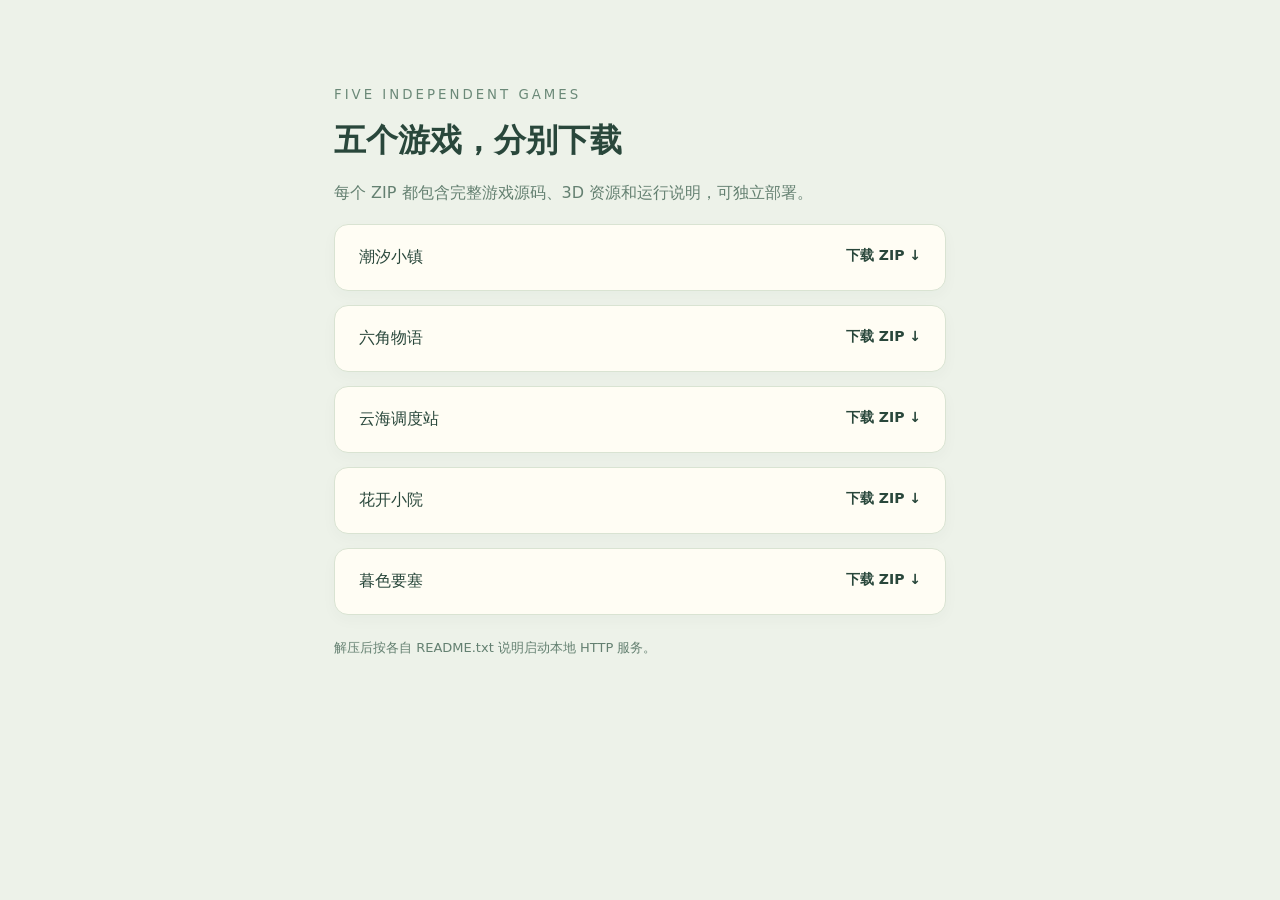
<file: downloads.html>
<!doctype html><html lang="zh-CN"><meta charset="utf-8"><meta name="viewport" content="width=device-width,initial-scale=1"><title>五个独立游戏 · ZIP 下载</title><style>*{box-sizing:border-box}body{margin:0;background:#edf2e9;color:#29473b;font:16px system-ui,sans-serif}main{max-width:660px;margin:60px auto;padding:24px}small{letter-spacing:3px;color:#6b8978}h1{font-size:32px;margin:16px 0}p{color:#648071;line-height:1.8}a{display:flex;justify-content:space-between;gap:20px;padding:22px 24px;margin:14px 0;background:#fffdf4;border:1px solid #d9e3d2;border-radius:14px;text-decoration:none;color:#29473b;box-shadow:0 5px 15px #29473b08}a:hover{background:#e0ecd6}strong{font-size:14px}footer{font-size:13px;color:#648071;margin-top:24px}</style><main><small>FIVE INDEPENDENT GAMES</small><h1>五个游戏，分别下载</h1><p>每个 ZIP 都包含完整游戏源码、3D 资源和运行说明，可独立部署。</p><a href="tidal-town.zip" download><span>潮汐小镇</span><strong>下载 ZIP ↓</strong></a><a href="hexa-tales.zip" download><span>六角物语</span><strong>下载 ZIP ↓</strong></a><a href="cloud-express.zip" download><span>云海调度站</span><strong>下载 ZIP ↓</strong></a><a href="bloom-courtyard.zip" download><span>花开小院</span><strong>下载 ZIP ↓</strong></a><a href="dusk-keep.zip" download><span>暮色要塞</span><strong>下载 ZIP ↓</strong></a><footer>解压后按各自 README.txt 说明启动本地 HTTP 服务。</footer></main></html>
</file>
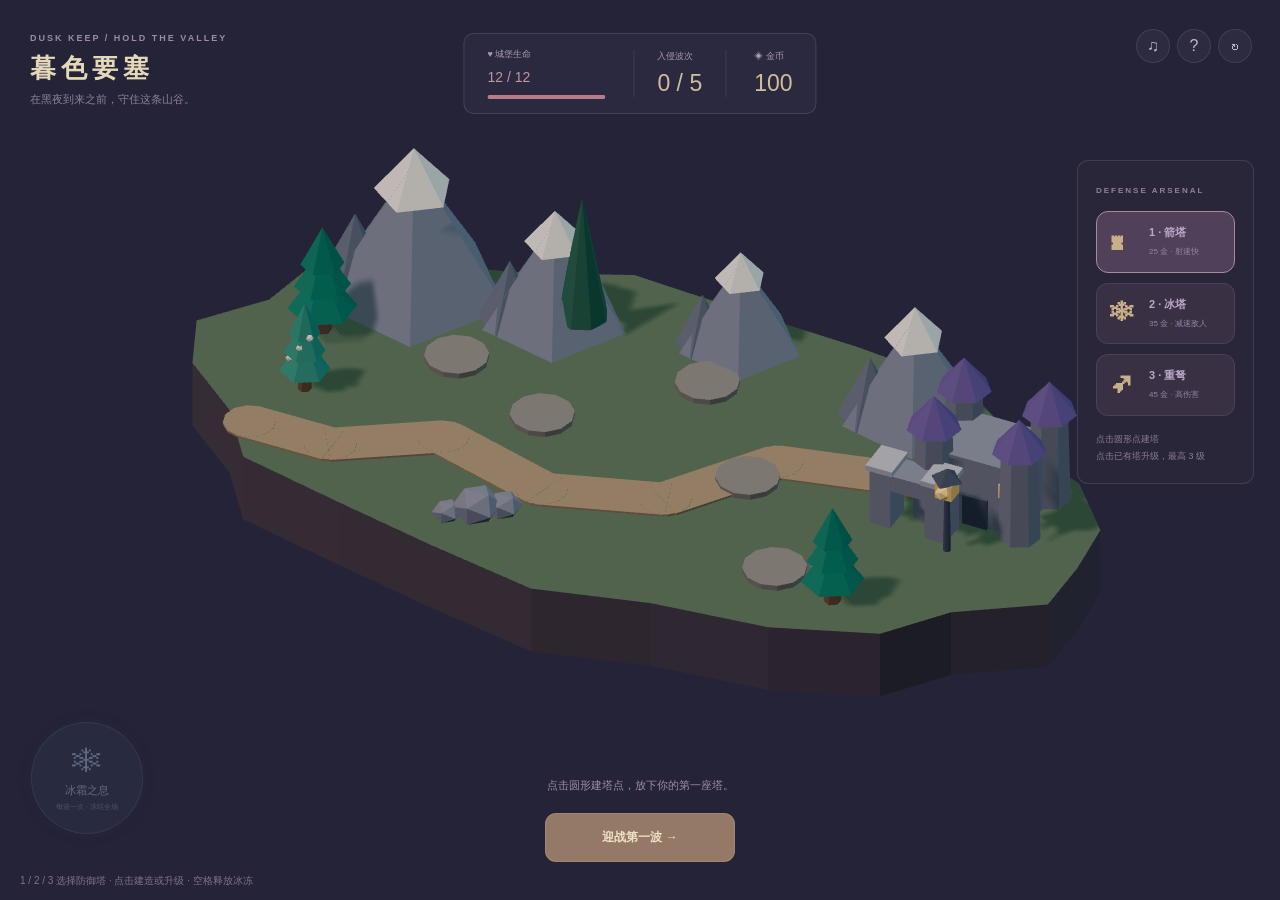
<file: dusk-keep.html>
<!doctype html><html lang="zh-CN"><head><meta charset="utf-8"><meta name="viewport" content="width=device-width,initial-scale=1,viewport-fit=cover"><title>暮色要塞</title><style>*{box-sizing:border-box}body{margin:0;font-family:-apple-system,BlinkMacSystemFont,"PingFang SC","Microsoft YaHei",sans-serif;color:var(--ink,#304f46);background:var(--sky,#e4eee4)}button{font:inherit;cursor:pointer;border:0}button:disabled{opacity:.4;cursor:default}button:focus-visible{outline:3px solid #e8b565;outline-offset:3px}button,input,a{-webkit-tap-highlight-color:transparent}button{touch-action:manipulation}a{color:inherit;text-decoration:none}.stage{position:fixed;inset:0;touch-action:none}.stage canvas{width:100%;height:100%;display:block}.eyebrow{font-size:9px;letter-spacing:2px;font-weight:700}.muted{color:var(--muted,#7f9587)}.utilities{display:flex;gap:7px}.utilities button{background:#ffffff90;color:inherit;border:1px solid #ffffff8a;border-radius:50%;width:34px;height:34px}.utilities button[aria-pressed=true]{background:#cee6cc}.toast{position:fixed;bottom:145px;left:50%;transform:translate(-50%,10px);opacity:0;background:#203d3be8;color:#f1f7e8;border-radius:12px;padding:11px 18px;font-size:12px;max-width:80%;line-height:1.7;text-align:center;pointer-events:none;z-index:15;transition:.2s}.toast.show{opacity:1;transform:translate(-50%,0)}.primary{background:var(--accent,#4c7c5d);color:#fff;border-radius:11px;padding:13px 20px;font-weight:600;font-size:12px}.pill{padding:7px 10px;border-radius:30px;background:#ffffff8a;font-size:10px}.instruction{position:fixed;bottom:12px;left:20px;font-size:10px;color:var(--muted,#6e9182);pointer-events:none}.progress{height:4px;background:#20382b12;border-radius:5px;overflow:hidden}.progress i{display:block;height:100%;background:var(--accent,#759975);transition:width .3s}.tool button{border-radius:12px;border:1px solid #cadac2;background:#fffdf5;color:inherit;padding:11px;text-align:left}.tool button.active{background:#dfebd4;border-color:#80a577}.tool button strong,.tool button small{display:block}.tool button small{font-size:9px;color:var(--muted,#7d957a);line-height:1.7;margin-top:5px}.tool button strong{font-size:12px}.tool button b{font-size:21px;display:block;margin-bottom:6px;color:#7fa481}.title{position:fixed;top:27px;left:30px}.title h1{font-size:23px;font-weight:650;letter-spacing:2px;margin:6px 0}.title .eyebrow{color:var(--muted,#80917e)}.title p{font-size:11px;margin:6px 0}.top-actions{position:fixed;top:29px;right:28px;display:flex;align-items:center;gap:18px}.label{position:absolute;background:#fff8e1e6;border:1px solid #f1e5cc;border-radius:6px;padding:5px 8px;font-size:10px;transform:translate(-50%,-100%);pointer-events:none;white-space:nowrap}.world-labels{position:fixed;inset:0;pointer-events:none}dialog{border:1px solid #d4dfcd;border-radius:20px;background:#fcfbf3;color:#3b5644;padding:30px;max-width:400px;width:calc(100% - 40px);box-shadow:0 25px 80px #1d37274a}dialog::backdrop{background:#1e333877;backdrop-filter:blur(5px)}dialog h2{font-size:25px;margin:16px 0}dialog p{font-size:13px;line-height:1.9;color:#788d77}dialog .primary{width:100%;margin-top:16px}dialog .secondary{display:block;margin:16px auto 0;background:none;font-size:11px;color:#879b7c}[hidden]{display:none!important}@media(max-width:700px){.title{top:18px;left:18px}.title h1{font-size:19px}.title .eyebrow{font-size:8px}.top-actions{top:20px;right:16px;gap:8px}.utilities{gap:4px}.utilities button{width:29px;height:29px;font-size:11px}.instruction{font-size:9px;bottom:8px;left:12px}.toast{font-size:11px;bottom:190px}}

body{--sky:#242338;--ink:#ded9e6;--accent:#b09c81;--muted:#9990af}.title h1{font-size:26px;letter-spacing:5px;color:#e3d9b8}.title .eyebrow{color:#9b8ba5}.title p{color:#8c819d}.utilities button{background:#e0d9df0b;color:#c4b8d2;border-color:#89789740}.battle-hud{position:fixed;top:33px;left:50%;transform:translateX(-50%);display:flex;align-items:center;gap:28px;background:#2d2b41d9;border:1px solid #81748b55;border-radius:10px;padding:14px 23px}.battle-hud span,.battle-hud small{display:block;font-size:9px;color:#a79baf;margin-bottom:7px}.battle-hud b{font-size:23px;font-weight:500;color:#d0bd9a}.battle-hud .health{width:118px}.battle-hud .health b{font-size:14px;color:#c693a0}.health .progress{margin-top:9px;background:#473748}.health .progress i{background:#b97b8a}.wave{border-left:1px solid #61526777;border-right:1px solid #61526777;padding:0 23px}.tower-armory{position:fixed;right:26px;top:160px;background:#2b283bdc;border:1px solid #74668155;border-radius:11px;padding:18px;width:177px}.tower-armory>.eyebrow{font-size:8px;color:#93819f}.tower-armory .tool{display:grid;gap:10px;margin-top:14px}.tower-armory .tool button{background:#393044;color:#bba8c8;border-color:#70637c55;display:flex;align-items:center;gap:12px;padding:13px}.tower-armory .tool button.active{background:#504059;border-color:#a68b9d}.tower-armory .tool button b{color:#c7b087;margin:0;font-size:24px;width:27px}.tower-armory .tool button small{font-size:8px;color:#9584a2}.tower-armory .tool button strong{font-size:11px}.tower-armory p{font-size:9px;line-height:1.9;color:#8c7b98;margin:15px 0 0}.freeze{position:fixed;left:31px;bottom:66px;background:#343953d9;border:1px solid #788fab66;border-radius:50%;height:112px;width:112px;display:flex;flex-direction:column;align-items:center;justify-content:center;color:#c0d6ee;box-shadow:0 0 30px #84b1db12}.freeze>span{font-size:30px;color:#b6d6f4}.freeze strong{font-size:11px;font-weight:500;margin:4px 0}.freeze small{font-size:7px;color:#819dc3}.battle-command{position:fixed;bottom:38px;left:50%;transform:translateX(-50%);display:flex;flex-direction:column;align-items:center;gap:17px}.battle-command>span{font-size:11px;color:#9f8daa;max-width:370px;text-align:center;line-height:1.8}.battle-command .primary{background:#937966;border:1px solid #bc9e8059;padding:15px 36px;color:#eee2c9;min-width:190px}.toast{background:#352f47eb;border:1px solid #a898ae44;color:#d7c8e2;bottom:135px}.battle-flash{position:fixed;inset:0;box-shadow:inset 0 0 100px #bb556c66;pointer-events:none;opacity:0;transition:opacity .25s}.battle-flash.active{opacity:1}.instruction{color:#82728f}@media(max-width:1000px){.battle-hud{top:102px;gap:15px;padding:10px 17px}.tower-armory{top:215px}.title p{font-size:10px}}@media(max-width:700px){.title h1{font-size:21px}.title p{font-size:8px}.battle-hud{top:102px;width:calc(100% - 32px);justify-content:center;gap:22px}.battle-hud .health{width:105px}.battle-hud b{font-size:20px}.wave{padding:0 20px}.tower-armory{top:auto;right:14px;bottom:175px;width:135px;padding:12px}.tower-armory>.eyebrow{font-size:6px}.tower-armory .tool{gap:7px;margin-top:10px}.tower-armory .tool button{padding:9px;gap:8px}.tower-armory .tool button b{font-size:20px;width:21px}.tower-armory .tool button strong{font-size:10px}.tower-armory .tool button small{font-size:7px}.tower-armory p{font-size:7px;margin-top:10px}.freeze{left:18px;bottom:191px;height:87px;width:87px}.freeze>span{font-size:26px}.freeze strong{font-size:10px}.freeze small{font-size:6px}.battle-command{bottom:33px;width:calc(100% - 36px);gap:13px}.battle-command>span{font-size:9px;max-width:280px}.battle-command .primary{padding:14px 30px;min-width:210px}.instruction{font-size:7px}.toast{bottom:150px}}</style></head><body><div class="stage" id="stage"></div><header class="title"><span class="eyebrow">DUSK KEEP / HOLD THE VALLEY</span><h1>暮色要塞</h1><p>在黑夜到来之前，守住这条山谷。</p></header><div class="top-actions"><div class="utilities"><button id="music" aria-label="开启音乐" title="音乐">♫</button><button id="help" aria-label="玩法说明">?</button><button id="reset" aria-label="重新开始">↻</button></div></div><div class="battle-hud"><div class="health"><span>♥ 城堡生命</span><b id="hp"></b><div class="progress"><i id="healthBar"></i></div></div><div class="wave"><small>入侵波次</small><b id="wave"></b></div><div class="gold"><span>◈ 金币</span><b id="gold"></b></div></div><section class="tower-armory"><span class="eyebrow">DEFENSE ARSENAL</span><div class="tool" id="towers"></div><p>点击圆形点建塔<br>点击已有塔升级，最高 3 级</p></section><button class="freeze" id="freeze"><span>❄</span><strong>冰霜之息</strong><small>每波一次 · 冻结全场</small></button><div class="battle-command"><span id="message"></span><button class="primary" id="next">迎战第一波 →</button></div><div class="instruction">1 / 2 / 3 选择防御塔 · 点击建造或升级 · 空格释放冰冻</div><div class="battle-flash" id="flash"></div><div class="toast" id="toast" role="status" aria-live="polite"></div><dialog id="guide"><span class="eyebrow">HOW TO PLAY</span><h2>玩法说明</h2><p id="guideText"></p><button class="primary" id="closeGuide">知道了</button></dialog><dialog id="result"><span class="eyebrow">YOUR STORY</span><h2 id="resultTitle"></h2><p id="resultText"></p><button class="primary" id="again">再玩一局</button><button class="secondary" id="stay">留在这里欣赏</button></dialog><script type="module">import * as THREE from "./three.module.js";
import {makeModel} from "./models.js";

function graphics(el,{sky='#d6e5df',view=7,az=.6,elev=.8,orbit=true,look=[0,0,0],sunColor='#fff0d3'}={}){
 const renderer=new THREE.WebGLRenderer({antialias:true,preserveDrawingBuffer:true});renderer.setPixelRatio(Math.min(devicePixelRatio||1,1.7));renderer.shadowMap.enabled=true;renderer.shadowMap.type=THREE.PCFSoftShadowMap;renderer.toneMapping=THREE.ACESFilmicToneMapping;renderer.toneMappingExposure=1.06;renderer.outputColorSpace=THREE.SRGBColorSpace;el.append(renderer.domElement);
 const scene=new THREE.Scene();scene.background=new THREE.Color(sky);const camera=new THREE.OrthographicCamera(-10,10,7,-7,.1,100);const hemi=new THREE.HemisphereLight('#f5fff3','#7e8598',1.3);scene.add(hemi);const sun=new THREE.DirectionalLight(sunColor,2.3);sun.position.set(-5,13,7);sun.castShadow=true;sun.shadow.mapSize.set(1024,1024);Object.assign(sun.shadow.camera,{left:-20,right:20,top:20,bottom:-20});sun.shadow.bias=-.001;scene.add(sun);const fill=new THREE.DirectionalLight('#b3d9ef',.4);fill.position.set(10,8,-10);scene.add(fill);
 const root=new THREE.Group();scene.add(root);const cache=new Map();const mat=color=>{if(!cache.has(color))cache.set(color,new THREE.MeshStandardMaterial({color,flatShading:true,roughness:.96}));return cache.get(color);};
 function mesh(parent,geo,color,x=0,y=0,z=0){const m=new THREE.Mesh(geo,mat(color));m.position.set(x,y,z);m.castShadow=true;m.receiveShadow=true;parent.add(m);return m;}
 const box=(p,w,h,d,c,x=0,y=0,z=0)=>mesh(p,new THREE.BoxGeometry(w,h,d),c,x,y,z);
 const sphere=(p,r,c,x=0,y=0,z=0)=>mesh(p,new THREE.IcosahedronGeometry(r,1),c,x,y,z);
 const cone=(p,r,h,c,x=0,y=0,z=0,n=6)=>mesh(p,new THREE.ConeGeometry(r,h,n),c,x,y,z);
 const cylinder=(p,r,h,c,x=0,y=0,z=0,n=16)=>mesh(p,new THREE.CylinderGeometry(r,r,h,n),c,x,y,z);
 const group=(parent=root)=>{const g=new THREE.Group();parent.add(g);return g;};
 function model(type,x,z,scale=1,parent=root,y=.015){const g=makeModel(type);g.position.set(x,y,z);g.scale.multiplyScalar(scale);parent.add(g);return g;}
 function land(points,{color='#83bea0',edge='#a78867',depth=.65,y=0,parent=root}={}){const shape=new THREE.Shape();points.forEach(([x,z],i)=>i?shape.lineTo(x,-z):shape.moveTo(x,-z));shape.closePath();const geo=new THREE.ExtrudeGeometry(shape,{depth,bevelEnabled:false});geo.rotateX(-Math.PI/2);const m=new THREE.Mesh(geo,[mat(color),mat(edge)]);m.position.y=y-depth;m.castShadow=true;m.receiveShadow=true;parent.add(m);return m;}
 function ellipse(x,z,rx,rz,{color,edge,depth,y,parent}={}){return land(Array.from({length:24},(_,i)=>{const a=i*Math.PI/12,r=1+.045*Math.sin(i*2.3);return [x+Math.cos(a)*rx*r,z+Math.sin(a)*rz*r];}),{color,edge,depth,y,parent});}
 function line(points,color='#d6c8a6',width=.025,parent=root){const curve=new THREE.CatmullRomCurve3(points.map(p=>new THREE.Vector3(...p)));return mesh(parent,new THREE.TubeGeometry(curve,Math.max(24,points.length*10),width,5,false),color);}
 function road(points,width=.6,color='#ddc6a0',parent=root,y=.027){for(let i=0;i<points.length-1;i++){const [x,z]=points[i],[a,b]=points[i+1],length=Math.hypot(a-x,b-z),m=box(parent,width,.03,length+.08,color,(x+a)/2,y,(z+b)/2);m.rotation.y=Math.atan2(a-x,b-z);}for(const [x,z]of points)cylinder(parent,width/2,.032,color,x,y,z,12);}
 function rail(points,parent=root){for(let i=0;i<points.length-1;i++){const [x,z]=points[i],[a,b]=points[i+1],len=Math.hypot(a-x,b-z),dx=(a-x)/len,dz=(b-z)/len;for(const off of [-.16,.16])line([[x+dz*off,.075,z-dx*off],[a+dz*off,.075,b-dx*off]],'#526c76',.022,parent);for(let d=.14;d<len;d+=.3){const sleeper=box(parent,.52,.04,.095,'#bc9c74',x+dx*d,.04,z+dz*d);sleeper.rotation.y=Math.atan2(dx,dz);}}}
 function ring(x,z,r,color='#c9e7c2',parent=root){const geo=new THREE.RingGeometry(r-.025,r,48);geo.rotateX(-Math.PI/2);return mesh(parent,geo,color,x,.04,z);}
 function clear(parent){for(const c of [...parent.children]){parent.remove(c);c.traverse(o=>o.geometry?.dispose());}}
 const ray=new THREE.Raycaster(),mouse=new THREE.Vector2(),plane=new THREE.Plane(new THREE.Vector3(0,1,0),0),hit=new THREE.Vector3();let zoom=1,start=null,dragged=false,pinch=0;const fingers=new Map();let click=()=>{},hover=()=>{};
 function point(e){const r=renderer.domElement.getBoundingClientRect();mouse.set((e.clientX-r.left)/r.width*2-1,-((e.clientY-r.top)/r.height)*2+1);ray.setFromCamera(mouse,camera);return ray.ray.intersectPlane(plane,hit)?{x:hit.x,z:hit.z}:null;}
 function cameraUpdate(){const d=24;camera.position.set(look[0]+Math.sin(az)*Math.cos(elev)*d,look[1]+Math.sin(elev)*d,look[2]+Math.cos(az)*Math.cos(elev)*d);camera.lookAt(...look);camera.updateMatrixWorld();}
 function resize(){const w=el.clientWidth,h=el.clientHeight;renderer.setSize(w,h,false);const aspect=w/h,v=Math.max(view*.64,view/aspect)/zoom;camera.left=-v*aspect;camera.right=v*aspect;camera.top=v;camera.bottom=-v;camera.updateProjectionMatrix();cameraUpdate();}
 renderer.domElement.addEventListener('pointerdown',e=>{renderer.domElement.setPointerCapture(e.pointerId);fingers.set(e.pointerId,{x:e.clientX,y:e.clientY});if(fingers.size===1){start={x:e.clientX,y:e.clientY};dragged=false;}else{dragged=true;const a=[...fingers.values()];pinch=Math.hypot(a[0].x-a[1].x,a[0].y-a[1].y);}});
 renderer.domElement.addEventListener('pointermove',e=>{hover(point(e),e);if(!fingers.has(e.pointerId))return;const prev=fingers.get(e.pointerId);fingers.set(e.pointerId,{x:e.clientX,y:e.clientY});if(fingers.size===2){const a=[...fingers.values()],d=Math.hypot(a[0].x-a[1].x,a[0].y-a[1].y);if(pinch){zoom=Math.max(.75,Math.min(1.8,zoom*d/pinch));resize();}pinch=d;return;}if(start&&Math.hypot(e.clientX-start.x,e.clientY-start.y)>6)dragged=true;if(dragged&&orbit){az-=(e.clientX-prev.x)*.007;elev=Math.max(.32,Math.min(1.35,elev+(e.clientY-prev.y)*.006));cameraUpdate();}});
 renderer.domElement.addEventListener('pointerup',e=>{const single=fingers.size===1;fingers.delete(e.pointerId);if(single&&!dragged&&start){const p=point(e);if(p)click(p,e);}start=null;pinch=0;});renderer.domElement.addEventListener('pointercancel',e=>{fingers.delete(e.pointerId);start=null;});renderer.domElement.addEventListener('pointerleave',()=>hover(null,{}));renderer.domElement.addEventListener('wheel',e=>{e.preventDefault();zoom=Math.max(.75,Math.min(1.8,zoom*(e.deltaY>0?.92:1.08)));resize();},{passive:false});
 const observer=new ResizeObserver(resize);observer.observe(el);resize();let update=()=>{},last=performance.now(),time=0;
 function frame(now){requestAnimationFrame(frame);let dt=Math.min(.06,(now-last)/1000);last=now;if(document.hidden||document.querySelector('dialog[open]'))dt=0;time+=dt;update(dt,time);renderer.render(scene,camera);}requestAnimationFrame(frame);
 return {THREE,renderer,scene,camera,root,sun,hemi,mat,mesh,box,sphere,cone,cylinder,group,model,land,ellipse,line,road,rail,ring,clear,pick(e,objects){point(e);const hits=ray.intersectObjects(objects,true);return hits[0]?.object;},onClick(fn){click=fn;},onHover(fn){hover=fn;},onFrame(fn){update=fn;},project(x,y,z){const p=new THREE.Vector3(x,y,z).project(camera),r=el.getBoundingClientRect();return {x:(p.x+1)*r.width/2,y:(1-p.y)*r.height/2};}};
}
function clouds(g,{color='#f1f5e8',y=4,count=6}={}){const group=g.group();const all=[];for(let i=0;i<count;i++){const c=g.group(group);for(const [x,yy,z,r]of [[0,0,0,.6],[-.5,0,0,.4],[.5,-.1,0,.45],[.1,.2,0,.45]])g.sphere(c,r,color,x,yy,z);c.position.set(-8+i*3,y+(i%2)*.7,-5+(i%3)*4);all.push(c);}return {group,update(t){all.forEach((c,i)=>{c.position.x=-8+i*3+Math.sin(t*.08+i)*.7;});}};}
function trainModel(g,parent=g.root){const t=g.group(parent);g.box(t,.55,.35,.9,'#cc714c',0,.3,0);g.box(t,.4,.4,.4,'#ede4bc',0,.45,-.18);g.box(t,.49,.08,.49,'#4e6b77',0,.7,-.18);g.cylinder(t,.075,.27,'#4e6b77',0,.66,.25,8);for(const x of [-.28,.28])for(const z of [-.27,.27])g.sphere(t,.12,'#425b64',x,.15,z);const cargo=g.box(t,.38,.23,.46,'#e0ba70',0,.36,-1.05);g.box(t,.55,.15,.7,'#967551',0,.2,-1.05);for(const x of [-.28,.28])for(const z of [-.85,-1.25])g.sphere(t,.1,'#425b64',x,.1,z);t.userData.cargo=cargo;return t;}

const $=s=>document.querySelector(s);
function storage(key,initial){let state=initial();try{const saved=JSON.parse(localStorage.getItem(key));if(saved?.version===state.version&&saved.kind===state.kind)state=saved;}catch{}return {get state(){return state;},set state(v){state=v;},save(){try{localStorage.setItem(key,JSON.stringify(state));}catch{}}};}
function toast(message){const el=$('#toast');if(!el)return;el.textContent=message;el.classList.add('show');clearTimeout(toast.timer);toast.timer=setTimeout(()=>el.classList.remove('show'),2500);}
function music(button,{notes=[72,76,79,74,69,72,67,74],tempo=500,wave='sine'}={}){let audio=null,timer=null,gain=null,i=0,on=false;button.addEventListener('click',async()=>{try{if(on){clearInterval(timer);gain.gain.setTargetAtTime(0,audio.currentTime,.1);on=false;}else{if(!audio){audio=new (window.AudioContext||window.webkitAudioContext)();gain=audio.createGain();gain.gain.value=.04;gain.connect(audio.destination);}await audio.resume();gain.gain.setTargetAtTime(.04,audio.currentTime,.1);on=true;const note=()=>{const o=audio.createOscillator(),e=audio.createGain(),at=audio.currentTime;o.type=wave;o.frequency.value=440*2**((notes[i++%notes.length]-69)/12);e.gain.setValueAtTime(.001,at);e.gain.exponentialRampToValueAtTime(.55,at+.015);e.gain.exponentialRampToValueAtTime(.001,at+1.2);o.connect(e).connect(gain);o.start(at);o.stop(at+1.25);};note();timer=setInterval(note,tempo);}button.setAttribute('aria-pressed',String(on));button.setAttribute('aria-label',on?'关闭音乐':'开启音乐');toast(on?'音乐已开启':'音乐已关闭');}catch{toast('当前浏览器无法开启音频。');}});}
function result(title,text,onAgain){$('#resultTitle').textContent=title;$('#resultText').textContent=text;$('#result').showModal();$('#again').onclick=()=>{$('#result').close();onAgain();};$('#stay').onclick=()=>$('#result').close();}
function guide(text){$('#help').onclick=()=>{$('#guideText').textContent=text;$('#guide').showModal();};$('#closeGuide').onclick=()=>$('#guide').close();}
function resetButton(fn){$('#reset').onclick=()=>{if(confirm('重新开始这个游戏？当前进度会被替换。'))fn();};}

const ROAD=[[-5,1.8],[-3.8,1.8],[-2.5,1],[-.8,1.5],[.8,1],[1.8,-.4],[3.6,-.8],[4.8,-.8]];
const PADS=[[-3.1,-.7],[-1.5,.0],[.2,-1.6],[1.6,.1],[2.8,1.8]];
const TOWERS={arrow:{name:'箭塔',cost:25,range:2.6,rate:.52,damage:1.5,model:'watchtower'},ice:{name:'冰塔',cost:35,range:2.6,rate:1.0,damage:1,model:'roundtower',slow:true},heavy:{name:'重弩',cost:45,range:3.3,rate:1.25,damage:4,model:'smithy'}};
function initial(){return {version:2,kind:'keep',gold:100,hp:12,wave:0,battle:false,towers:[],enemies:[],shots:[],spawn:0,spawnTime:0,nextEnemy:1,kills:0,freeze:0,spell:true,status:'playing',message:'点击圆形建塔点，放下你的第一座塔。'};}
function build(s,type,pad){if(s.status!=='playing'||!PADS[pad])return false;const t=s.towers.find(t=>t.pad===pad);if(t){const price=20*t.level;if(t.level>=3){s.message='这座塔已经达到 3 级。';return false;}if(s.gold<price){s.message=`升级需要 ${price} 金币。`;return false;}s.gold-=price;t.level++;s.message=`防御塔升至 ${t.level} 级，攻击和射程提高。`;return true;}const data=TOWERS[type];if(!data||s.gold<data.cost){s.message='金币不够，击败敌人能获得金币。';return false;}s.gold-=data.cost;s.towers.push({type,pad,level:1,cooldown:0});s.message='防御塔就位，点击已有塔可升级。';return true;}
function startWave(s){if(s.status!=='playing'||s.battle)return false;s.wave++;s.battle=true;s.spawn=0;s.spawnTime=.95;s.spell=true;s.message=`第 ${s.wave} 波接近山谷！`;return true;}
function freeze(s){if(!s.battle||!s.spell||s.status!=='playing'){s.message='冰冻技能只能在战斗中使用，每波一次。';return false;}s.spell=false;s.freeze=3.5;s.message='冰霜覆盖道路，所有小怪冻结 3.5 秒。';return true;}
const length=ROAD.slice(1).reduce((n,p,i)=>n+Math.hypot(p[0]-ROAD[i][0],p[1]-ROAD[i][1]),0);
function roadPoint(distance){for(let i=1;i<ROAD.length;i++){const a=ROAD[i-1],b=ROAD[i],d=Math.hypot(b[0]-a[0],b[1]-a[1]);if(distance<=d)return [a[0]+(b[0]-a[0])*distance/d,a[1]+(b[1]-a[1])*distance/d];distance-=d;}return ROAD.at(-1);}
function tick(s,dt){if(!s.battle||s.status!=='playing')return false;s.shots=s.shots.filter(p=>(p.life-=dt)>0);s.freeze=Math.max(0,s.freeze-dt);s.spawnTime+=dt;const count=4+s.wave;let changed=false;
 if(s.spawn<count&&s.spawnTime>=1.05){s.spawnTime-=1.05;const hp=3+s.wave*1.2;s.enemies.push({id:s.nextEnemy++,hp,max:hp,distance:0,slow:0});s.spawn++;}
 for(const e of s.enemies){e.slow=Math.max(0,e.slow-dt);if(!s.freeze)e.distance+=dt*(.76+s.wave*.03)*(e.slow>0?.45:1);}
 for(const tower of s.towers){const d=TOWERS[tower.type],pos=PADS[tower.pad];tower.cooldown=Math.max(0,tower.cooldown-dt);if(tower.cooldown>0)continue;const e=s.enemies.filter(e=>e.hp>0).sort((a,b)=>b.distance-a.distance).find(e=>{const p=roadPoint(e.distance);return Math.hypot(pos[0]-p[0],pos[1]-p[1])<=d.range+(tower.level-1)*.25;});if(e){e.hp-=d.damage*(1+(tower.level-1)*.5);if(d.slow)e.slow=2.5;tower.cooldown=d.rate;s.shots.push({from:pos,to:roadPoint(e.distance),ice:!!d.slow,life:.15});}}
 s.enemies=s.enemies.filter(e=>{if(e.hp<=0){s.gold+=6;s.kills++;changed=true;return false;}if(e.distance>=length){s.hp--;changed=true;return false;}return true;});
 if(s.hp<=0){s.hp=0;s.status='lost';s.battle=false;s.shots=[];s.message='城堡失守。把塔放在道路拐角，再试一次。';return true;}if(s.spawn===count&&!s.enemies.length){s.battle=false;s.shots=[];s.gold+=25;if(s.wave===5)s.status='won';s.message=`守住第 ${s.wave} 波，获得 25 金币。`;return true;}return changed;
}

const db=storage('dusk-keep-independent-v2',initial);let s=db.state,selected='arrow',finished=false;if(s.battle){s.battle=false;s.wave--;s.enemies=[];s.shots=[];}
const g=graphics($('#stage'),{sky:'#242338',view:8.6,az:.44,elev:.64,look:[0,0,.1],sunColor:'#d9b3a9'});g.sun.intensity=1.6;g.hemi.intensity=.98;
g.ellipse(0,0,6.45,3.4,{color:'#657d6b',edge:'#666172',depth:1.05});g.road(ROAD,.72,'#a3937e');g.model('castle',4.8,-.8,1.22);g.model('gate',4.05,.05,.82);
for(const [x,z,scale]of [[-4.3,-1.9,1.7],[-2.3,-2.1,1.3],[.2,-2.65,1.1],[3,-2.2,1.3]])g.model('mountain',x,z,scale);for(const [type,x,z,scale]of [['pine',-5,-.5,1.1],['fir',-4.65,.8,.8],['cypress',-1.8,-1.9,1.2],['rocks',-1.3,2.5,.8],['pine',3.8,2.1,1.0],['lantern',4.7,.4,.8]])g.model(type,x,z,scale);
for(const [x,z]of PADS){g.cylinder(g.root,.44,.085,'#8d8e8e',x,.04,z,12);g.ring(x,z,.38,'#b1b0a0');}g.model('campfire',3.4,1.4,.65);
const starsGeo=new THREE.BufferGeometry(),starPos=[];for(let i=0;i<90;i++)starPos.push((Math.random()-.5)*34,7+Math.random()*10,-8-Math.random()*12);starsGeo.setAttribute('position',new THREE.Float32BufferAttribute(starPos,3));g.scene.add(new THREE.Points(starsGeo,new THREE.PointsMaterial({color:'#b6afcf',size:.04,sizeAttenuation:true})));
const towers=g.group(),enemies=g.group(),shots=g.group(),range=g.group(),enemyMap=new Map();let oldHP=s.hp,visualSig='';const near=p=>{let index=-1,min=.62;PADS.forEach(([x,z],i)=>{const d=Math.hypot(p.x-x,p.z-z);if(d<min){min=d;index=i;}});return index;};
function armory(){const el=$('#towers');el.innerHTML='';Object.entries(TOWERS).forEach(([id,t],i)=>{const b=document.createElement('button');b.className=selected===id?'active':'';b.dataset.tower=id;b.innerHTML=`<b>${{arrow:'♜',ice:'❄',heavy:'➶'}[id]}</b><span><strong>${i+1} · ${t.name}</strong><small>${t.cost} 金 · ${id==='arrow'?'射速快':id==='ice'?'减速敌人':'高伤害'}</small></span>`;b.onclick=()=>{selected=id;armory();};el.append(b);});}
function draw(){const sig=JSON.stringify(s.towers.map(({type,pad,level})=>({type,pad,level})));if(sig!==visualSig){visualSig=sig;g.clear(towers);for(const t of s.towers){const [x,z]=PADS[t.pad],data=TOWERS[t.type],m=g.model(data.model,x,z,.82+(t.level-1)*.08,towers,.08);m.traverse(o=>o.userData.pad=t.pad);if(t.type==='heavy'){g.box(m,.7,.1,.11,'#b4a388',0,.5,.2);g.box(m,.11,.1,.7,'#ba9a7c',0,.55,.2);}for(let n=0;n<t.level;n++)g.sphere(m,.035,'#f2cf90',-.12+n*.12,.31,.48);}}
 $('#gold').textContent=s.gold;$('#hp').textContent=`${s.hp} / 12`;$('#healthBar').style.width=`${s.hp/12*100}%`;$('#wave').textContent=`${s.wave} / 5`;$('#message').textContent=s.message;$('#next').textContent=s.battle?`第 ${s.wave} 波交战中`:`${s.wave?'迎战下一波':'迎战第一波'} →`;$('#next').disabled=s.battle||s.status!=='playing';$('#freeze').disabled=!s.battle||!s.spell||s.status!=='playing';armory();db.state=s;db.save();
 if(s.hp<oldHP){$('#flash').classList.add('active');setTimeout(()=>$('#flash').classList.remove('active'),250);}oldHP=s.hp;
 if(s.status!=='playing'&&!finished){finished=true;result(s.status==='won'?'山谷守住了':'城堡失守了',s.status==='won'?`你挡住了五波入侵，击败 ${s.kills} 个敌人，城堡还剩 ${s.hp} 点生命。`:'下次在道路拐角集中火力，升级已有塔，并在敌人密集时释放冰霜之息。',reset);}
}
function reset(){s=initial();finished=false;oldHP=12;visualSig='';g.clear(enemies);enemyMap.clear();draw();}
g.onClick((p,e)=>{const hit=g.pick(e,towers.children),i=hit?.userData.pad??near(p);if(i<0){toast('请点击五个圆形石头建塔点。');return;}build(s,selected,i);toast(s.message);draw();});g.onHover(p=>{g.clear(range);const i=p?near(p):-1;if(i>=0){const [x,z]=PADS[i],t=s.towers.find(t=>t.pad===i),r=TOWERS[t?.type||selected].range+(t?(t.level-1)*.25:0);const m=g.ring(x,z,r,'#aabfcd',range);m.material=m.material.clone();m.material.transparent=true;m.material.opacity=.35;}});
const beamMats={ice:new THREE.LineBasicMaterial({color:'#bee4f5'}),normal:new THREE.LineBasicMaterial({color:'#e1c38c'})};
g.onFrame((dt,time)=>{if(dt>0&&tick(s,dt))draw();const ids=new Set(s.enemies.map(e=>e.id));for(const [id,m]of enemyMap)if(!ids.has(id)){enemies.remove(m);m.traverse(o=>o.geometry?.dispose());enemyMap.delete(id);}for(const e of s.enemies){let m=enemyMap.get(e.id);if(!m){m=g.group(enemies);const body=g.sphere(m,.23,'#be8699',0,.28,0);body.scale.y=1.3;g.cone(m,.24,.17,'#b5a384',0,.59,0,4);for(const x of [-.085,.085])g.sphere(m,.027,'#f1d89e',x,.37,.21);m.userData.bar=g.box(m,.42,.04,.055,'#c6d1a9',0,.76,0);enemyMap.set(e.id,m);}const [x,z]=roadPoint(e.distance);m.position.set(x,s.freeze?0:Math.sin(time*9+e.id)*.025,z);m.userData.bar.scale.x=Math.max(.01,e.hp/e.max);m.children[0].material=g.mat(s.freeze?'#a2c4d9':'#be8699');}g.clear(shots);for(const shot of s.shots){const geo=new THREE.BufferGeometry().setFromPoints([new THREE.Vector3(shot.from[0],1.1,shot.from[1]),new THREE.Vector3(shot.to[0],.4,shot.to[1])]);shots.add(new THREE.Line(geo,beamMats[shot.ice?'ice':'normal']));}});
$('#next').onclick=()=>{startWave(s);toast(s.message);draw();};$('#freeze').onclick=()=>{freeze(s);toast(s.message);draw();};document.addEventListener('keydown',e=>{if(document.querySelector('dialog[open]'))return;if(['1','2','3'].includes(e.key)){selected=Object.keys(TOWERS)[Number(e.key)-1];armory();}if(e.code==='Space'){e.preventDefault();freeze(s);toast(s.message);draw();}});guide('圆形石头是固定建塔点。选右侧箭塔、冰塔或重弩，再点击建造。点击已有塔可升级，最多 3 级：升级消耗 20 / 40 金，增加攻击和射程。迎战后，塔会自动攻击。每波有一次冰霜之息，可冻结全部敌人 3.5 秒。击败敌人和守住一波都会获得金币，保护城堡通过五波即可完成。');music($('#music'),{notes:[48,55,60,55,45,52,57,52],tempo:710,wave:'triangle'});resetButton(reset);draw();
</script></body></html>
</file>
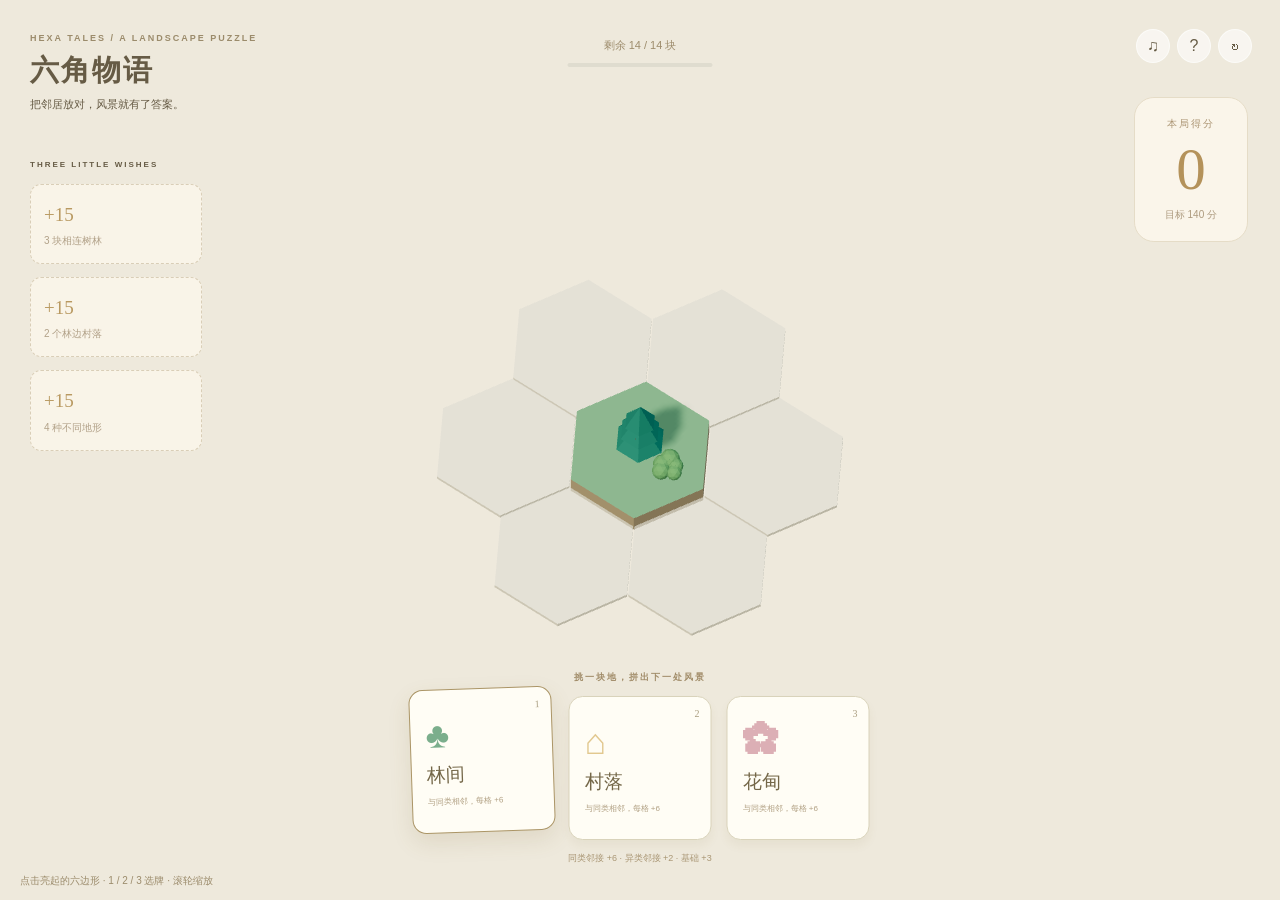
<file: hexa-tales.html>
<!doctype html><html lang="zh-CN"><head><meta charset="utf-8"><meta name="viewport" content="width=device-width,initial-scale=1,viewport-fit=cover"><title>六角物语</title><style>*{box-sizing:border-box}body{margin:0;font-family:-apple-system,BlinkMacSystemFont,"PingFang SC","Microsoft YaHei",sans-serif;color:var(--ink,#304f46);background:var(--sky,#e4eee4)}button{font:inherit;cursor:pointer;border:0}button:disabled{opacity:.4;cursor:default}button:focus-visible{outline:3px solid #e8b565;outline-offset:3px}button,input,a{-webkit-tap-highlight-color:transparent}button{touch-action:manipulation}a{color:inherit;text-decoration:none}.stage{position:fixed;inset:0;touch-action:none}.stage canvas{width:100%;height:100%;display:block}.eyebrow{font-size:9px;letter-spacing:2px;font-weight:700}.muted{color:var(--muted,#7f9587)}.utilities{display:flex;gap:7px}.utilities button{background:#ffffff90;color:inherit;border:1px solid #ffffff8a;border-radius:50%;width:34px;height:34px}.utilities button[aria-pressed=true]{background:#cee6cc}.toast{position:fixed;bottom:145px;left:50%;transform:translate(-50%,10px);opacity:0;background:#203d3be8;color:#f1f7e8;border-radius:12px;padding:11px 18px;font-size:12px;max-width:80%;line-height:1.7;text-align:center;pointer-events:none;z-index:15;transition:.2s}.toast.show{opacity:1;transform:translate(-50%,0)}.primary{background:var(--accent,#4c7c5d);color:#fff;border-radius:11px;padding:13px 20px;font-weight:600;font-size:12px}.pill{padding:7px 10px;border-radius:30px;background:#ffffff8a;font-size:10px}.instruction{position:fixed;bottom:12px;left:20px;font-size:10px;color:var(--muted,#6e9182);pointer-events:none}.progress{height:4px;background:#20382b12;border-radius:5px;overflow:hidden}.progress i{display:block;height:100%;background:var(--accent,#759975);transition:width .3s}.tool button{border-radius:12px;border:1px solid #cadac2;background:#fffdf5;color:inherit;padding:11px;text-align:left}.tool button.active{background:#dfebd4;border-color:#80a577}.tool button strong,.tool button small{display:block}.tool button small{font-size:9px;color:var(--muted,#7d957a);line-height:1.7;margin-top:5px}.tool button strong{font-size:12px}.tool button b{font-size:21px;display:block;margin-bottom:6px;color:#7fa481}.title{position:fixed;top:27px;left:30px}.title h1{font-size:23px;font-weight:650;letter-spacing:2px;margin:6px 0}.title .eyebrow{color:var(--muted,#80917e)}.title p{font-size:11px;margin:6px 0}.top-actions{position:fixed;top:29px;right:28px;display:flex;align-items:center;gap:18px}.label{position:absolute;background:#fff8e1e6;border:1px solid #f1e5cc;border-radius:6px;padding:5px 8px;font-size:10px;transform:translate(-50%,-100%);pointer-events:none;white-space:nowrap}.world-labels{position:fixed;inset:0;pointer-events:none}dialog{border:1px solid #d4dfcd;border-radius:20px;background:#fcfbf3;color:#3b5644;padding:30px;max-width:400px;width:calc(100% - 40px);box-shadow:0 25px 80px #1d37274a}dialog::backdrop{background:#1e333877;backdrop-filter:blur(5px)}dialog h2{font-size:25px;margin:16px 0}dialog p{font-size:13px;line-height:1.9;color:#788d77}dialog .primary{width:100%;margin-top:16px}dialog .secondary{display:block;margin:16px auto 0;background:none;font-size:11px;color:#879b7c}[hidden]{display:none!important}@media(max-width:700px){.title{top:18px;left:18px}.title h1{font-size:19px}.title .eyebrow{font-size:8px}.top-actions{top:20px;right:16px;gap:8px}.utilities{gap:4px}.utilities button{width:29px;height:29px;font-size:11px}.instruction{font-size:9px;bottom:8px;left:12px}.toast{font-size:11px;bottom:190px}}

body{--sky:#eee9dc;--ink:#665b45;--accent:#b4975f;--muted:#9b8b6b}.title h1{font-family:"Songti SC",serif;font-size:29px;font-weight:600}.puzzle-score{position:fixed;right:32px;top:97px;display:flex;align-items:center;flex-direction:column;background:#fffaf0b8;border:1px solid #e5dcc7;border-radius:20px;padding:19px 30px}.puzzle-score small{font-size:10px;letter-spacing:2px;color:#aa9472}.puzzle-score strong{font-family:Georgia,serif;font-size:59px;font-weight:400;line-height:1.3;color:#b4925a}.puzzle-score span{font-size:10px;color:#ac9a7e}.contracts{position:fixed;left:30px;top:153px;width:172px}.contracts .eyebrow{font-size:8px}.contract{margin-top:13px;background:#fff9eea8;border:1px dashed #d9ceb7;border-radius:11px;padding:13px;font-size:10px;line-height:1.8;color:#b1a188}.contract.done{color:#739279;border-style:solid;background:#e5ebd5}.contract b{display:block;font-family:Georgia,serif;font-size:19px;font-weight:400;color:#b89961}.puzzle-hand{position:fixed;left:50%;bottom:35px;transform:translateX(-50%);text-align:center}.puzzle-hand .eyebrow{color:#a18c69;font-size:9px}.puzzle-hand #cards{display:flex;gap:15px;margin:12px 0}.card{width:143px;height:144px;position:relative;border-radius:14px;background:#fffdf5;border:1px solid #d9d3bb;box-shadow:0 6px 10px #826b3310;color:#746748;padding:15px;transition:transform .2s;text-align:left}.card.active{transform:translateY(-8px) rotate(-2deg);border-color:#ab9566;box-shadow:0 9px 22px #826b3322}.card .card-number{position:absolute;right:11px;top:11px;font-family:Georgia,serif;font-size:10px;color:#ab9f82}.card b{display:block;font-size:36px;line-height:1.1;color:var(--biome);margin-bottom:8px}.card strong{display:block;font-family:"Songti SC",serif;font-size:19px;font-weight:500}.card small{display:block;font-size:8px;color:#b1a083;margin-top:8px}.puzzle-hand p{font-size:9px;color:#a99674;margin:8px 0 0}.puzzle-turn{position:fixed;left:50%;top:35px;transform:translateX(-50%);width:145px;text-align:center}.puzzle-turn span{font-size:11px;color:#9d8c6c}.puzzle-turn .progress{margin-top:10px}.puzzle-preview{position:fixed;left:50%;top:100px;transform:translateX(-50%);font-family:Georgia,serif;font-size:24px;color:#9f7f42;background:#fff6dfd9;padding:9px 16px;border-radius:12px}.toast{bottom:233px}@media(max-width:700px){.title h1{font-size:24px}.title p{font-size:9px}.puzzle-turn{top:99px;left:20px;transform:none;width:110px;text-align:left}.puzzle-score{top:92px;right:17px;padding:10px 18px;border-radius:13px}.puzzle-score strong{font-size:37px}.puzzle-score small,.puzzle-score span{font-size:8px}.contracts{top:165px;left:17px;width:120px}.contract{padding:8px;font-size:8px;margin-top:7px}.contract b{font-size:15px}.contracts .eyebrow{font-size:6px}.puzzle-hand{bottom:30px;width:calc(100% - 24px)}.puzzle-hand #cards{gap:9px;justify-content:center}.card{width:calc((100vw - 48px)/3);height:126px;padding:12px}.card b{font-size:29px}.card strong{font-size:16px}.puzzle-hand .eyebrow{font-size:8px}.puzzle-preview{top:185px;left:auto;right:17px;transform:none;font-size:20px}.toast{bottom:213px}}</style></head><body><div class="stage" id="stage"></div><header class="title"><span class="eyebrow">HEXA TALES / A LANDSCAPE PUZZLE</span><h1>六角物语</h1><p>把邻居放对，风景就有了答案。</p></header><div class="top-actions"><div class="utilities"><button id="music" aria-label="开启音乐" title="音乐">♫</button><button id="help" aria-label="玩法说明">?</button><button id="reset" aria-label="重新开始">↻</button></div></div><section class="puzzle-score"><small>本局得分</small><strong id="score">0</strong><span>目标 140 分</span></section><aside class="contracts"><span class="eyebrow">THREE LITTLE WISHES</span><div id="contracts"></div></aside><div class="puzzle-turn"><span id="remaining"></span><div class="progress"><i id="progress"></i></div></div><footer class="puzzle-hand"><span class="eyebrow">挑一块地，拼出下一处风景</span><div id="cards"></div><p id="hint">同类邻接 +6 · 异类邻接 +2 · 基础 +3</p></footer><div class="puzzle-preview" id="preview" hidden></div><div class="instruction">点击亮起的六边形 · 1 / 2 / 3 选牌 · 滚轮缩放</div><div class="toast" id="toast" role="status" aria-live="polite"></div><dialog id="guide"><span class="eyebrow">HOW TO PLAY</span><h2>玩法说明</h2><p id="guideText"></p><button class="primary" id="closeGuide">知道了</button></dialog><dialog id="result"><span class="eyebrow">YOUR STORY</span><h2 id="resultTitle"></h2><p id="resultText"></p><button class="primary" id="again">再玩一局</button><button class="secondary" id="stay">留在这里欣赏</button></dialog><script type="module">import * as THREE from "./three.module.js";
import {makeModel} from "./models.js";

function graphics(el,{sky='#d6e5df',view=7,az=.6,elev=.8,orbit=true,look=[0,0,0],sunColor='#fff0d3'}={}){
 const renderer=new THREE.WebGLRenderer({antialias:true,preserveDrawingBuffer:true});renderer.setPixelRatio(Math.min(devicePixelRatio||1,1.7));renderer.shadowMap.enabled=true;renderer.shadowMap.type=THREE.PCFSoftShadowMap;renderer.toneMapping=THREE.ACESFilmicToneMapping;renderer.toneMappingExposure=1.06;renderer.outputColorSpace=THREE.SRGBColorSpace;el.append(renderer.domElement);
 const scene=new THREE.Scene();scene.background=new THREE.Color(sky);const camera=new THREE.OrthographicCamera(-10,10,7,-7,.1,100);const hemi=new THREE.HemisphereLight('#f5fff3','#7e8598',1.3);scene.add(hemi);const sun=new THREE.DirectionalLight(sunColor,2.3);sun.position.set(-5,13,7);sun.castShadow=true;sun.shadow.mapSize.set(1024,1024);Object.assign(sun.shadow.camera,{left:-20,right:20,top:20,bottom:-20});sun.shadow.bias=-.001;scene.add(sun);const fill=new THREE.DirectionalLight('#b3d9ef',.4);fill.position.set(10,8,-10);scene.add(fill);
 const root=new THREE.Group();scene.add(root);const cache=new Map();const mat=color=>{if(!cache.has(color))cache.set(color,new THREE.MeshStandardMaterial({color,flatShading:true,roughness:.96}));return cache.get(color);};
 function mesh(parent,geo,color,x=0,y=0,z=0){const m=new THREE.Mesh(geo,mat(color));m.position.set(x,y,z);m.castShadow=true;m.receiveShadow=true;parent.add(m);return m;}
 const box=(p,w,h,d,c,x=0,y=0,z=0)=>mesh(p,new THREE.BoxGeometry(w,h,d),c,x,y,z);
 const sphere=(p,r,c,x=0,y=0,z=0)=>mesh(p,new THREE.IcosahedronGeometry(r,1),c,x,y,z);
 const cone=(p,r,h,c,x=0,y=0,z=0,n=6)=>mesh(p,new THREE.ConeGeometry(r,h,n),c,x,y,z);
 const cylinder=(p,r,h,c,x=0,y=0,z=0,n=16)=>mesh(p,new THREE.CylinderGeometry(r,r,h,n),c,x,y,z);
 const group=(parent=root)=>{const g=new THREE.Group();parent.add(g);return g;};
 function model(type,x,z,scale=1,parent=root,y=.015){const g=makeModel(type);g.position.set(x,y,z);g.scale.multiplyScalar(scale);parent.add(g);return g;}
 function land(points,{color='#83bea0',edge='#a78867',depth=.65,y=0,parent=root}={}){const shape=new THREE.Shape();points.forEach(([x,z],i)=>i?shape.lineTo(x,-z):shape.moveTo(x,-z));shape.closePath();const geo=new THREE.ExtrudeGeometry(shape,{depth,bevelEnabled:false});geo.rotateX(-Math.PI/2);const m=new THREE.Mesh(geo,[mat(color),mat(edge)]);m.position.y=y-depth;m.castShadow=true;m.receiveShadow=true;parent.add(m);return m;}
 function ellipse(x,z,rx,rz,{color,edge,depth,y,parent}={}){return land(Array.from({length:24},(_,i)=>{const a=i*Math.PI/12,r=1+.045*Math.sin(i*2.3);return [x+Math.cos(a)*rx*r,z+Math.sin(a)*rz*r];}),{color,edge,depth,y,parent});}
 function line(points,color='#d6c8a6',width=.025,parent=root){const curve=new THREE.CatmullRomCurve3(points.map(p=>new THREE.Vector3(...p)));return mesh(parent,new THREE.TubeGeometry(curve,Math.max(24,points.length*10),width,5,false),color);}
 function road(points,width=.6,color='#ddc6a0',parent=root,y=.027){for(let i=0;i<points.length-1;i++){const [x,z]=points[i],[a,b]=points[i+1],length=Math.hypot(a-x,b-z),m=box(parent,width,.03,length+.08,color,(x+a)/2,y,(z+b)/2);m.rotation.y=Math.atan2(a-x,b-z);}for(const [x,z]of points)cylinder(parent,width/2,.032,color,x,y,z,12);}
 function rail(points,parent=root){for(let i=0;i<points.length-1;i++){const [x,z]=points[i],[a,b]=points[i+1],len=Math.hypot(a-x,b-z),dx=(a-x)/len,dz=(b-z)/len;for(const off of [-.16,.16])line([[x+dz*off,.075,z-dx*off],[a+dz*off,.075,b-dx*off]],'#526c76',.022,parent);for(let d=.14;d<len;d+=.3){const sleeper=box(parent,.52,.04,.095,'#bc9c74',x+dx*d,.04,z+dz*d);sleeper.rotation.y=Math.atan2(dx,dz);}}}
 function ring(x,z,r,color='#c9e7c2',parent=root){const geo=new THREE.RingGeometry(r-.025,r,48);geo.rotateX(-Math.PI/2);return mesh(parent,geo,color,x,.04,z);}
 function clear(parent){for(const c of [...parent.children]){parent.remove(c);c.traverse(o=>o.geometry?.dispose());}}
 const ray=new THREE.Raycaster(),mouse=new THREE.Vector2(),plane=new THREE.Plane(new THREE.Vector3(0,1,0),0),hit=new THREE.Vector3();let zoom=1,start=null,dragged=false,pinch=0;const fingers=new Map();let click=()=>{},hover=()=>{};
 function point(e){const r=renderer.domElement.getBoundingClientRect();mouse.set((e.clientX-r.left)/r.width*2-1,-((e.clientY-r.top)/r.height)*2+1);ray.setFromCamera(mouse,camera);return ray.ray.intersectPlane(plane,hit)?{x:hit.x,z:hit.z}:null;}
 function cameraUpdate(){const d=24;camera.position.set(look[0]+Math.sin(az)*Math.cos(elev)*d,look[1]+Math.sin(elev)*d,look[2]+Math.cos(az)*Math.cos(elev)*d);camera.lookAt(...look);camera.updateMatrixWorld();}
 function resize(){const w=el.clientWidth,h=el.clientHeight;renderer.setSize(w,h,false);const aspect=w/h,v=Math.max(view*.64,view/aspect)/zoom;camera.left=-v*aspect;camera.right=v*aspect;camera.top=v;camera.bottom=-v;camera.updateProjectionMatrix();cameraUpdate();}
 renderer.domElement.addEventListener('pointerdown',e=>{renderer.domElement.setPointerCapture(e.pointerId);fingers.set(e.pointerId,{x:e.clientX,y:e.clientY});if(fingers.size===1){start={x:e.clientX,y:e.clientY};dragged=false;}else{dragged=true;const a=[...fingers.values()];pinch=Math.hypot(a[0].x-a[1].x,a[0].y-a[1].y);}});
 renderer.domElement.addEventListener('pointermove',e=>{hover(point(e),e);if(!fingers.has(e.pointerId))return;const prev=fingers.get(e.pointerId);fingers.set(e.pointerId,{x:e.clientX,y:e.clientY});if(fingers.size===2){const a=[...fingers.values()],d=Math.hypot(a[0].x-a[1].x,a[0].y-a[1].y);if(pinch){zoom=Math.max(.75,Math.min(1.8,zoom*d/pinch));resize();}pinch=d;return;}if(start&&Math.hypot(e.clientX-start.x,e.clientY-start.y)>6)dragged=true;if(dragged&&orbit){az-=(e.clientX-prev.x)*.007;elev=Math.max(.32,Math.min(1.35,elev+(e.clientY-prev.y)*.006));cameraUpdate();}});
 renderer.domElement.addEventListener('pointerup',e=>{const single=fingers.size===1;fingers.delete(e.pointerId);if(single&&!dragged&&start){const p=point(e);if(p)click(p,e);}start=null;pinch=0;});renderer.domElement.addEventListener('pointercancel',e=>{fingers.delete(e.pointerId);start=null;});renderer.domElement.addEventListener('pointerleave',()=>hover(null,{}));renderer.domElement.addEventListener('wheel',e=>{e.preventDefault();zoom=Math.max(.75,Math.min(1.8,zoom*(e.deltaY>0?.92:1.08)));resize();},{passive:false});
 const observer=new ResizeObserver(resize);observer.observe(el);resize();let update=()=>{},last=performance.now(),time=0;
 function frame(now){requestAnimationFrame(frame);let dt=Math.min(.06,(now-last)/1000);last=now;if(document.hidden||document.querySelector('dialog[open]'))dt=0;time+=dt;update(dt,time);renderer.render(scene,camera);}requestAnimationFrame(frame);
 return {THREE,renderer,scene,camera,root,sun,hemi,mat,mesh,box,sphere,cone,cylinder,group,model,land,ellipse,line,road,rail,ring,clear,pick(e,objects){point(e);const hits=ray.intersectObjects(objects,true);return hits[0]?.object;},onClick(fn){click=fn;},onHover(fn){hover=fn;},onFrame(fn){update=fn;},project(x,y,z){const p=new THREE.Vector3(x,y,z).project(camera),r=el.getBoundingClientRect();return {x:(p.x+1)*r.width/2,y:(1-p.y)*r.height/2};}};
}
function clouds(g,{color='#f1f5e8',y=4,count=6}={}){const group=g.group();const all=[];for(let i=0;i<count;i++){const c=g.group(group);for(const [x,yy,z,r]of [[0,0,0,.6],[-.5,0,0,.4],[.5,-.1,0,.45],[.1,.2,0,.45]])g.sphere(c,r,color,x,yy,z);c.position.set(-8+i*3,y+(i%2)*.7,-5+(i%3)*4);all.push(c);}return {group,update(t){all.forEach((c,i)=>{c.position.x=-8+i*3+Math.sin(t*.08+i)*.7;});}};}
function trainModel(g,parent=g.root){const t=g.group(parent);g.box(t,.55,.35,.9,'#cc714c',0,.3,0);g.box(t,.4,.4,.4,'#ede4bc',0,.45,-.18);g.box(t,.49,.08,.49,'#4e6b77',0,.7,-.18);g.cylinder(t,.075,.27,'#4e6b77',0,.66,.25,8);for(const x of [-.28,.28])for(const z of [-.27,.27])g.sphere(t,.12,'#425b64',x,.15,z);const cargo=g.box(t,.38,.23,.46,'#e0ba70',0,.36,-1.05);g.box(t,.55,.15,.7,'#967551',0,.2,-1.05);for(const x of [-.28,.28])for(const z of [-.85,-1.25])g.sphere(t,.1,'#425b64',x,.1,z);t.userData.cargo=cargo;return t;}

const $=s=>document.querySelector(s);
function storage(key,initial){let state=initial();try{const saved=JSON.parse(localStorage.getItem(key));if(saved?.version===state.version&&saved.kind===state.kind)state=saved;}catch{}return {get state(){return state;},set state(v){state=v;},save(){try{localStorage.setItem(key,JSON.stringify(state));}catch{}}};}
function toast(message){const el=$('#toast');if(!el)return;el.textContent=message;el.classList.add('show');clearTimeout(toast.timer);toast.timer=setTimeout(()=>el.classList.remove('show'),2500);}
function music(button,{notes=[72,76,79,74,69,72,67,74],tempo=500,wave='sine'}={}){let audio=null,timer=null,gain=null,i=0,on=false;button.addEventListener('click',async()=>{try{if(on){clearInterval(timer);gain.gain.setTargetAtTime(0,audio.currentTime,.1);on=false;}else{if(!audio){audio=new (window.AudioContext||window.webkitAudioContext)();gain=audio.createGain();gain.gain.value=.04;gain.connect(audio.destination);}await audio.resume();gain.gain.setTargetAtTime(.04,audio.currentTime,.1);on=true;const note=()=>{const o=audio.createOscillator(),e=audio.createGain(),at=audio.currentTime;o.type=wave;o.frequency.value=440*2**((notes[i++%notes.length]-69)/12);e.gain.setValueAtTime(.001,at);e.gain.exponentialRampToValueAtTime(.55,at+.015);e.gain.exponentialRampToValueAtTime(.001,at+1.2);o.connect(e).connect(gain);o.start(at);o.stop(at+1.25);};note();timer=setInterval(note,tempo);}button.setAttribute('aria-pressed',String(on));button.setAttribute('aria-label',on?'关闭音乐':'开启音乐');toast(on?'音乐已开启':'音乐已关闭');}catch{toast('当前浏览器无法开启音频。');}});}
function result(title,text,onAgain){$('#resultTitle').textContent=title;$('#resultText').textContent=text;$('#result').showModal();$('#again').onclick=()=>{$('#result').close();onAgain();};$('#stay').onclick=()=>$('#result').close();}
function guide(text){$('#help').onclick=()=>{$('#guideText').textContent=text;$('#guide').showModal();};$('#closeGuide').onclick=()=>$('#guide').close();}
function resetButton(fn){$('#reset').onclick=()=>{if(confirm('重新开始这个游戏？当前进度会被替换。'))fn();};}

const HEXES=[];for(let q=-3;q<=3;q++)for(let r=-3;r<=3;r++)if(Math.max(Math.abs(q),Math.abs(r),Math.abs(q+r))<=3)HEXES.push([q,r]);
const ADJ=[[1,0],[-1,0],[0,1],[0,-1],[1,-1],[-1,1]];
const BIOMES={forest:{name:'林间',model:'pine',color:'#7bae8c',glyph:'♣'},village:{name:'村落',model:'redhouse',color:'#e2c88f',glyph:'⌂'},lake:{name:'湖泊',model:'pond',color:'#8cced0',glyph:'◉'},meadow:{name:'花甸',model:'flowers',color:'#dcafb5',glyph:'✿'},hill:{name:'丘陵',model:'hill',color:'#a6c58d',glyph:'▲'}};
const deck=['forest','village','lake','meadow','hill'];const hand=n=>[deck[n%5],deck[(n+1)%5],deck[(n+3)%5]];
function initial(){return {version:2,kind:'mosaic',tiles:[{q:0,r:0,type:'forest'}],placed:0,score:0,bonuses:[],hand:hand(0),status:'playing',message:'选一张地块牌，把它拼在中央树林旁。'};}
const neighbors=(q,r)=>ADJ.map(([a,b])=>[q+a,r+b]);
const at=(s,q,r)=>s.tiles.find(t=>t.q===q&&t.r===r);
function preview(s,type,q,r){if(!HEXES.some(p=>p[0]===q&&p[1]===r)||at(s,q,r))return 0;const ns=neighbors(q,r).map(p=>at(s,...p)).filter(Boolean);return ns.length?3+ns.reduce((n,t)=>n+(t.type===type?6:2),0):0;}
function put(s,type,q,r){if(s.status!=='playing'||!s.hand.includes(type))return false;const gain=preview(s,type,q,r);if(!gain){s.message='请放在亮起的边缘位置，与已有地块相连。';return false;}s.tiles.push({q,r,type});s.score+=gain;s.placed++;const conditions=[s.tiles.filter(t=>t.type==='forest'&&neighbors(t.q,t.r).some(p=>at(s,...p)?.type==='forest')).length>=3,s.tiles.filter(t=>t.type==='village'&&neighbors(t.q,t.r).some(p=>at(s,...p)?.type==='forest')).length>=2,new Set(s.tiles.map(t=>t.type)).size>=4];let bonus=0;conditions.forEach((c,i)=>{if(c&&!s.bonuses.includes(i)){s.bonuses.push(i);bonus+=15;}});s.score+=bonus;s.hand=hand(s.placed);s.message=`邻接得分 +${gain}${bonus?`，组合奖励 +${bonus}`:''}。`;if(s.placed===14)s.status=s.score>=140?'won':'lost';return true;}
const hexPosition=(q,r)=>[Math.sqrt(3)*.92*(q+r/2),1.5*.92*r];

const db=storage('hexa-tales-independent-v2',initial);let s=db.state,selected=s.hand[0],finished=false;
const g=graphics($('#stage'),{sky:'#eee9dc',view:7.6,az:.08,elev:1.11,orbit:false,look:[0,0,0]});g.sun.intensity=1.8;
const tiles=g.group(),ghosts=g.group(),highlight=g.group();const hexOutline=(x,z)=>Array.from({length:6},(_,i)=>[x+Math.cos(Math.PI/6+i*Math.PI/3)*.91,z+Math.sin(Math.PI/6+i*Math.PI/3)*.91]);
function cell(p){let found=null,min=.89;for(const [q,r]of HEXES){const [x,z]=hexPosition(q,r),d=Math.hypot(p.x-x,p.z-z);if(d<min){min=d;found=[q,r];}}return found;}
function cards(){const el=$('#cards');el.innerHTML='';s.hand.forEach((type,i)=>{const b=BIOMES[type],button=document.createElement('button');button.className='card'+(type===selected?' active':'');button.dataset.biome=type;button.style.setProperty('--biome',b.color);button.innerHTML=`<span class="card-number">${i+1}</span><b>${b.glyph}</b><strong>${b.name}</strong><small>与同类相邻，每格 +6</small>`;button.onclick=()=>{selected=type;cards();};el.append(button);});}
function draw(){g.clear(tiles);g.clear(ghosts);g.clear(highlight);for(const tile of s.tiles){const [x,z]=hexPosition(tile.q,tile.r),b=BIOMES[tile.type];g.land(hexOutline(x,z),{parent:tiles,color:b.color,edge:'#bba789',depth:.3});g.model(b.model,x,z,.72,tiles);if(tile.type==='forest')g.model('bush',x+.36,z+.23,.43,tiles);if(tile.type==='village')g.model('flowers',x-.4,z+.28,.43,tiles);}
 const open=HEXES.filter(([q,r])=>preview(s,selected,q,r)>0);for(const [q,r]of open){const [x,z]=hexPosition(q,r);const m=g.land(hexOutline(x,z),{parent:ghosts,color:'#faf6e9',edge:'#ddd7c5',depth:.055,y:-.18});m.traverse(o=>{if(o.material){for(const mat of (Array.isArray(o.material)?o.material:[o.material])){const clone=mat.clone();clone.transparent=true;clone.opacity=.68;if(Array.isArray(o.material))o.material=o.material.map(t=>t===mat?clone:t);else o.material=clone;}}});}
 $('#score').textContent=s.score;$('#remaining').textContent=`剩余 ${14-s.placed} / 14 块`;$('#progress').style.width=`${s.placed/14*100}%`;$('#contracts').innerHTML=['3 块相连树林','2 个林边村落','4 种不同地形'].map((label,i)=>`<div class="contract ${s.bonuses.includes(i)?'done':''}"><b>${s.bonuses.includes(i)?'✓':'+15'}</b>${label}</div>`).join('');if(!s.hand.includes(selected))selected=s.hand[0];cards();db.state=s;db.save();
 if(s.status!=='playing'&&!finished){finished=true;result(s.status==='won'?'拼出一片好风景':'风景还有另一种拼法',`这一局 ${s.score} 分，完成 ${s.bonuses.length} 个组合目标。${s.status==='won'?'你已经达到了 140 分目标。':'下一局试着围绕同类地块拼接。'}`,reset);}
}
function reset(){s=initial();selected=s.hand[0];finished=false;draw();}
g.onClick(p=>{const c=cell(p);if(c){put(s,selected,...c);toast(s.message);draw();}});g.onHover(p=>{g.clear(highlight);const c=p?cell(p):null,gain=c?preview(s,selected,...c):0;$('#preview').hidden=!gain;if(gain){$('#preview').textContent=`+${gain} 分`;const [x,z]=hexPosition(...c);const outline=hexOutline(x,z).map(([a,b])=>[a,.03,b]);outline.push(outline[0]);g.line(outline,'#b39a64',.035,highlight);}});
document.addEventListener('keydown',e=>{const i=Number(e.key)-1;if(i>=0&&i<3){selected=s.hand[i];cards();}});guide('这是六边形地块拼接游戏。每回合从三张牌里挑一张，点击已有地块旁的浅色六边形。基础 +3 分，每个同类邻居 +6 分，每个异类邻居 +2 分。完成树林、林边村落、地形种类三个目标，各奖励 15 分。14 次摆放后，达到 140 分即可完成。');music($('#music'),{notes:[76,79,83,79,74,78,81,78],tempo:730,wave:'triangle'});resetButton(reset);draw();
</script></body></html>
</file>
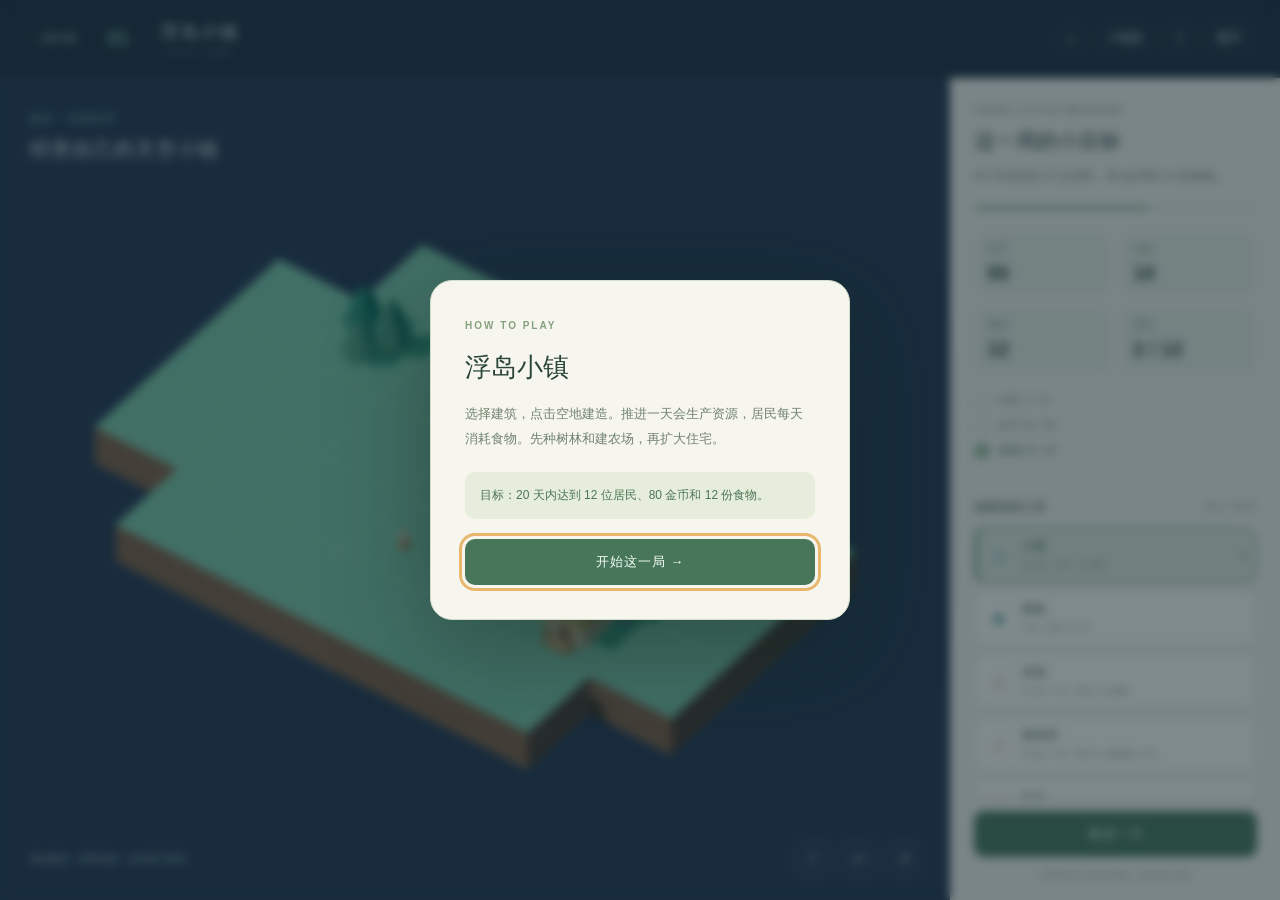
<file: play.html>
<!doctype html><html lang="zh-CN"><head><meta charset="utf-8"><meta name="viewport" content="width=device-width,initial-scale=1,viewport-fit=cover"><meta name="theme-color" content="#21364a"><title>云上游乐场</title><link rel="stylesheet" href="./arcade.css"></head><body class="play">
<header class="play-header"><a class="back" href="./arcade.html">← 游乐场</a><div class="game-brand"><span id="gameNumber">01</span><div><strong id="gameName"></strong><small id="gameEnglish"></small></div></div><div class="header-actions"><button id="music" aria-label="开启音乐" title="开启音乐">♫</button><button id="weather" title="切换天气">☀ 晴朗</button><button id="help" aria-label="玩法说明">?</button><button id="restart">重开</button></div></header>
<main class="play-layout"><section class="world" aria-label="3D 游戏场景"><div id="viewport"></div><div class="world-title"><span class="eyebrow" id="gameTag"></span><h1 id="caption"></h1></div><div class="world-bottom"><span>拖动旋转 · 滚轮缩放 · 点击格子操作</span><div><button id="pause" title="暂停动画">Ⅱ</button><button id="speed" title="动画速度">1×</button><button id="resetView" aria-label="恢复视角">⌖</button></div></div><div class="hover-tip" id="hoverTip" hidden></div><div class="toast" id="toast" role="status" aria-live="polite"></div><div class="legend" id="legend"></div></section>
<aside class="game-panel"><div class="panel-scroll"><div class="panel-intro"><p class="eyebrow">YOUR LITTLE MISSION</p><h2>这一局的小目标</h2><p id="goal"></p></div><div class="progress-track"><i id="progress"></i></div><div id="metrics" class="metrics"></div><div class="task-list" id="tasks"></div><section class="tools-section"><div class="section-label"><h3 id="toolTitle">选择你的工具</h3><span id="turn"></span></div><div id="tools" class="tools"></div></section><div id="destination" class="destination" hidden><span>这趟去哪儿？</span><div><button data-dest="town">东部小镇</button><button data-dest="farm">北部农场</button></div></div><div class="status-message" id="message" aria-live="polite"></div></div><div class="panel-footer"><button class="main-action" id="advance"></button><p class="save-note">进度保存在当前浏览器 · 各款独立保存</p></div></aside></main>
<dialog id="guide"><span class="eyebrow">HOW TO PLAY</span><h2 id="guideTitle"></h2><p id="guideText"></p><div class="guide-goal" id="guideGoal"></div><button class="main-action" id="closeGuide">开始这一局 →</button></dialog>
<dialog id="result"><span class="eyebrow" id="resultTag"></span><h2 id="resultTitle"></h2><p id="resultText"></p><div class="result-buttons"><button class="main-action" id="again">再玩一局</button><a href="./arcade.html">去看看其他小岛 →</a><button class="text-button" id="viewResult">欣赏这座岛</button></div></dialog>
<script type="module" src="./play.js"></script></body></html>
</file>
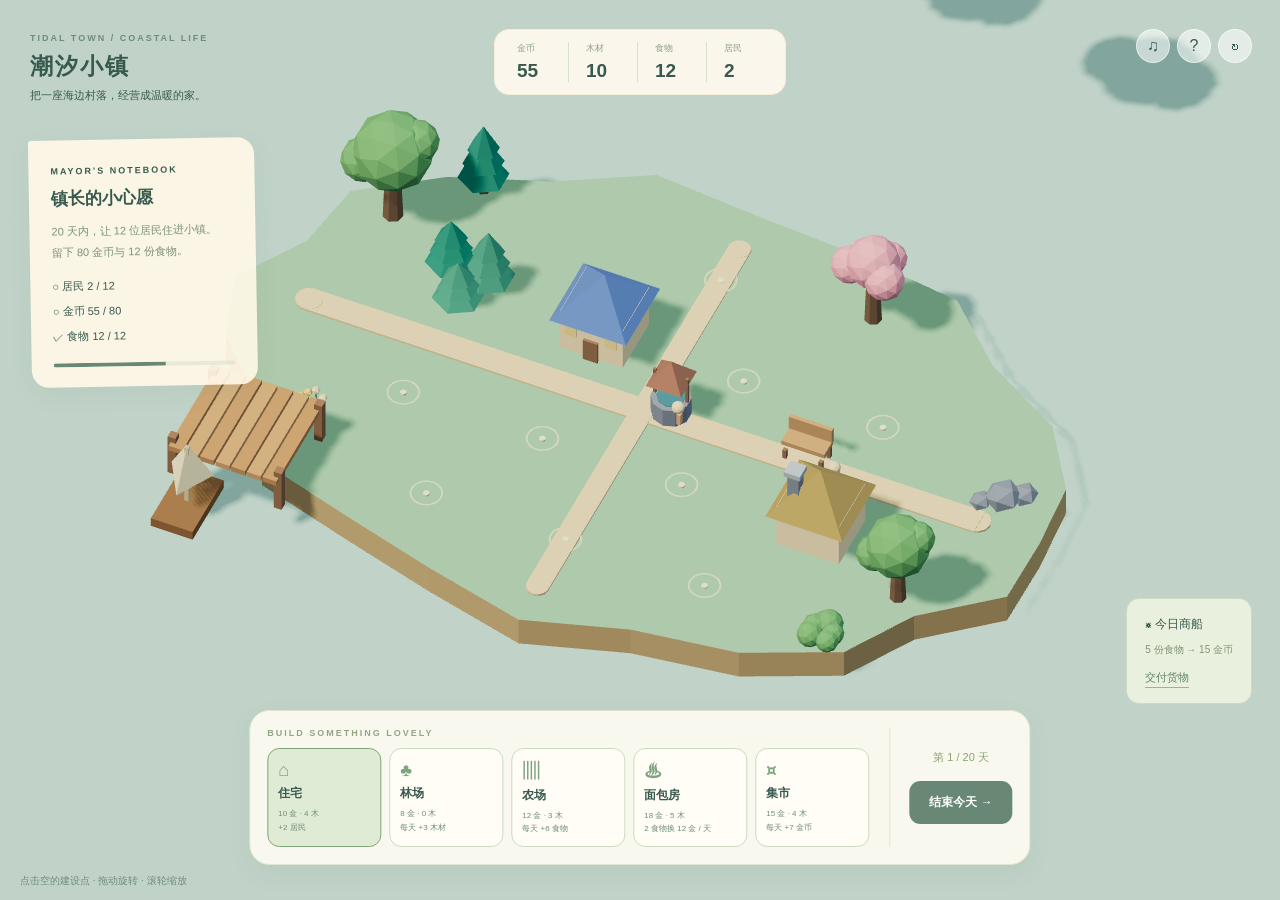
<file: tidal-town.html>
<!doctype html><html lang="zh-CN"><head><meta charset="utf-8"><meta name="viewport" content="width=device-width,initial-scale=1,viewport-fit=cover"><title>潮汐小镇</title><style>*{box-sizing:border-box}body{margin:0;font-family:-apple-system,BlinkMacSystemFont,"PingFang SC","Microsoft YaHei",sans-serif;color:var(--ink,#304f46);background:var(--sky,#e4eee4)}button{font:inherit;cursor:pointer;border:0}button:disabled{opacity:.4;cursor:default}button:focus-visible{outline:3px solid #e8b565;outline-offset:3px}button,input,a{-webkit-tap-highlight-color:transparent}button{touch-action:manipulation}a{color:inherit;text-decoration:none}.stage{position:fixed;inset:0;touch-action:none}.stage canvas{width:100%;height:100%;display:block}.eyebrow{font-size:9px;letter-spacing:2px;font-weight:700}.muted{color:var(--muted,#7f9587)}.utilities{display:flex;gap:7px}.utilities button{background:#ffffff90;color:inherit;border:1px solid #ffffff8a;border-radius:50%;width:34px;height:34px}.utilities button[aria-pressed=true]{background:#cee6cc}.toast{position:fixed;bottom:145px;left:50%;transform:translate(-50%,10px);opacity:0;background:#203d3be8;color:#f1f7e8;border-radius:12px;padding:11px 18px;font-size:12px;max-width:80%;line-height:1.7;text-align:center;pointer-events:none;z-index:15;transition:.2s}.toast.show{opacity:1;transform:translate(-50%,0)}.primary{background:var(--accent,#4c7c5d);color:#fff;border-radius:11px;padding:13px 20px;font-weight:600;font-size:12px}.pill{padding:7px 10px;border-radius:30px;background:#ffffff8a;font-size:10px}.instruction{position:fixed;bottom:12px;left:20px;font-size:10px;color:var(--muted,#6e9182);pointer-events:none}.progress{height:4px;background:#20382b12;border-radius:5px;overflow:hidden}.progress i{display:block;height:100%;background:var(--accent,#759975);transition:width .3s}.tool button{border-radius:12px;border:1px solid #cadac2;background:#fffdf5;color:inherit;padding:11px;text-align:left}.tool button.active{background:#dfebd4;border-color:#80a577}.tool button strong,.tool button small{display:block}.tool button small{font-size:9px;color:var(--muted,#7d957a);line-height:1.7;margin-top:5px}.tool button strong{font-size:12px}.tool button b{font-size:21px;display:block;margin-bottom:6px;color:#7fa481}.title{position:fixed;top:27px;left:30px}.title h1{font-size:23px;font-weight:650;letter-spacing:2px;margin:6px 0}.title .eyebrow{color:var(--muted,#80917e)}.title p{font-size:11px;margin:6px 0}.top-actions{position:fixed;top:29px;right:28px;display:flex;align-items:center;gap:18px}.label{position:absolute;background:#fff8e1e6;border:1px solid #f1e5cc;border-radius:6px;padding:5px 8px;font-size:10px;transform:translate(-50%,-100%);pointer-events:none;white-space:nowrap}.world-labels{position:fixed;inset:0;pointer-events:none}dialog{border:1px solid #d4dfcd;border-radius:20px;background:#fcfbf3;color:#3b5644;padding:30px;max-width:400px;width:calc(100% - 40px);box-shadow:0 25px 80px #1d37274a}dialog::backdrop{background:#1e333877;backdrop-filter:blur(5px)}dialog h2{font-size:25px;margin:16px 0}dialog p{font-size:13px;line-height:1.9;color:#788d77}dialog .primary{width:100%;margin-top:16px}dialog .secondary{display:block;margin:16px auto 0;background:none;font-size:11px;color:#879b7c}[hidden]{display:none!important}@media(max-width:700px){.title{top:18px;left:18px}.title h1{font-size:19px}.title .eyebrow{font-size:8px}.top-actions{top:20px;right:16px;gap:8px}.utilities{gap:4px}.utilities button{width:29px;height:29px;font-size:11px}.instruction{font-size:9px;bottom:8px;left:12px}.toast{font-size:11px;bottom:190px}}

body{--sky:#c5dad0;--accent:#688875;--ink:#385a4e;--muted:#6f8c7a}.town-hud{position:fixed;top:29px;left:50%;transform:translateX(-50%);display:flex;gap:4px;background:#fffaf0e8;border:1px solid #f5edd7;border-radius:15px;padding:12px 9px}.town-hud>div{min-width:65px;padding:0 13px;border-right:1px solid #d8e0ce}.town-hud>div:last-child{border:0}.town-hud small{display:block;font-size:9px;color:#91a184;margin-bottom:5px}.town-hud b{font-size:19px;font-weight:600}.town-letter{position:fixed;left:30px;top:139px;background:#fff9e7e8;padding:20px 22px;border-radius:3px 17px 17px 17px;width:226px;box-shadow:0 7px 25px #53734a12;transform:rotate(-1deg)}.town-letter h2{font-size:17px;font-weight:600;margin:9px 0}.town-letter p{font-size:11px;line-height:1.9;color:#7b927d}.town-letter #goals{font-size:11px;line-height:2.3;margin-bottom:13px}.town-ship{position:fixed;right:28px;bottom:196px;background:#eff5e0dc;border-radius:13px;padding:15px 18px;border:1px solid #cadac3}.town-ship>span{font-size:12px}.town-ship p{font-size:10px;color:#829679}.town-ship button{background:none;color:#61866b;border-bottom:1px solid #98b596;padding:2px 0;font-size:11px}.town-dock{position:fixed;bottom:35px;left:50%;transform:translateX(-50%);display:flex;gap:20px;background:#fcfbf1ee;border:1px solid #e0e4cc;box-shadow:0 8px 25px #465f3e12;padding:17px;border-radius:20px;max-width:calc(100% - 40px)}.town-dock>.tool{flex:1}.town-dock .eyebrow{color:#94a584;display:block;margin-bottom:10px}.town-dock .tool{display:flex;gap:8px}.town-dock .tool button{width:114px;flex-shrink:0;padding:10px}.town-dock .tool button b{font-size:18px;margin-bottom:4px}.town-dock .tool button small{font-size:8px}.day-control{display:flex;flex-direction:column;justify-content:center;gap:16px;white-space:nowrap;border-left:1px solid #e1e7d4;padding-left:19px}.day-control>span{text-align:center;font-size:11px;color:#8ca27b}.town-letter .progress{margin-top:8px}@media(max-width:1000px){.town-hud{top:86px;left:auto;right:22px;transform:none}.town-letter{top:122px;left:20px;width:195px}.town-dock .tool button{width:92px}.town-dock{gap:12px;padding:13px}.day-control{padding-left:12px}.town-ship{bottom:204px}}@media(max-width:700px){.town-hud{top:88px;left:17px;right:17px;justify-content:space-around;padding:10px 4px}.town-hud>div{min-width:0;padding:0 13px}.town-hud b{font-size:16px}.town-letter{top:156px;width:168px;padding:13px;left:15px}.town-letter h2{font-size:14px}.town-letter p{font-size:9px}.town-letter #goals{font-size:10px}.town-ship{right:15px;bottom:214px;padding:11px;max-width:143px}.town-dock{bottom:28px;width:calc(100% - 24px);max-width:none;display:block;overflow:visible;padding:12px}.town-dock .tool{overflow:auto;padding-bottom:4px}.town-dock .tool button{width:98px}.day-control{margin-top:8px;flex-direction:row;align-items:center;justify-content:space-between;border-left:0;padding:0}.day-control .primary{padding:10px 16px}.town-dock .eyebrow{font-size:8px}}</style></head><body><div class="stage" id="stage"></div><header class="title"><span class="eyebrow">TIDAL TOWN / COASTAL LIFE</span><h1>潮汐小镇</h1><p>把一座海边村落，经营成温暖的家。</p></header><div class="town-hud"><div><small>金币</small><b id="gold"></b></div><div><small>木材</small><b id="wood"></b></div><div><small>食物</small><b id="food"></b></div><div><small>居民</small><b id="people"></b></div></div><div class="top-actions"><div class="utilities"><button id="music" aria-label="开启音乐" title="音乐">♫</button><button id="help" aria-label="玩法说明">?</button><button id="reset" aria-label="重新开始">↻</button></div></div><section class="town-letter"><span class="eyebrow">MAYOR'S NOTEBOOK</span><h2>镇长的小心愿</h2><p>20 天内，让 12 位居民住进小镇。<br>留下 80 金币与 12 份食物。</p><div id="goals"></div><div class="progress"><i id="progress"></i></div></section><section class="town-ship"><span>☸ 今日商船</span><p>5 份食物 → 15 金币</p><button id="trade">交付货物</button></section><footer class="town-dock"><div><span class="eyebrow">BUILD SOMETHING LOVELY</span><div class="tool" id="tools"></div></div><div class="day-control"><span id="day"></span><button class="primary" id="next">结束今天 →</button></div></footer><div class="instruction">点击空的建设点 · 拖动旋转 · 滚轮缩放</div><div class="toast" id="toast" role="status" aria-live="polite"></div><dialog id="guide"><span class="eyebrow">HOW TO PLAY</span><h2>玩法说明</h2><p id="guideText"></p><button class="primary" id="closeGuide">知道了</button></dialog><dialog id="result"><span class="eyebrow">YOUR STORY</span><h2 id="resultTitle"></h2><p id="resultText"></p><button class="primary" id="again">再玩一局</button><button class="secondary" id="stay">留在这里欣赏</button></dialog><script type="module">import * as THREE from "./three.module.js";
import {makeModel} from "./models.js";

function graphics(el,{sky='#d6e5df',view=7,az=.6,elev=.8,orbit=true,look=[0,0,0],sunColor='#fff0d3'}={}){
 const renderer=new THREE.WebGLRenderer({antialias:true,preserveDrawingBuffer:true});renderer.setPixelRatio(Math.min(devicePixelRatio||1,1.7));renderer.shadowMap.enabled=true;renderer.shadowMap.type=THREE.PCFSoftShadowMap;renderer.toneMapping=THREE.ACESFilmicToneMapping;renderer.toneMappingExposure=1.06;renderer.outputColorSpace=THREE.SRGBColorSpace;el.append(renderer.domElement);
 const scene=new THREE.Scene();scene.background=new THREE.Color(sky);const camera=new THREE.OrthographicCamera(-10,10,7,-7,.1,100);const hemi=new THREE.HemisphereLight('#f5fff3','#7e8598',1.3);scene.add(hemi);const sun=new THREE.DirectionalLight(sunColor,2.3);sun.position.set(-5,13,7);sun.castShadow=true;sun.shadow.mapSize.set(1024,1024);Object.assign(sun.shadow.camera,{left:-20,right:20,top:20,bottom:-20});sun.shadow.bias=-.001;scene.add(sun);const fill=new THREE.DirectionalLight('#b3d9ef',.4);fill.position.set(10,8,-10);scene.add(fill);
 const root=new THREE.Group();scene.add(root);const cache=new Map();const mat=color=>{if(!cache.has(color))cache.set(color,new THREE.MeshStandardMaterial({color,flatShading:true,roughness:.96}));return cache.get(color);};
 function mesh(parent,geo,color,x=0,y=0,z=0){const m=new THREE.Mesh(geo,mat(color));m.position.set(x,y,z);m.castShadow=true;m.receiveShadow=true;parent.add(m);return m;}
 const box=(p,w,h,d,c,x=0,y=0,z=0)=>mesh(p,new THREE.BoxGeometry(w,h,d),c,x,y,z);
 const sphere=(p,r,c,x=0,y=0,z=0)=>mesh(p,new THREE.IcosahedronGeometry(r,1),c,x,y,z);
 const cone=(p,r,h,c,x=0,y=0,z=0,n=6)=>mesh(p,new THREE.ConeGeometry(r,h,n),c,x,y,z);
 const cylinder=(p,r,h,c,x=0,y=0,z=0,n=16)=>mesh(p,new THREE.CylinderGeometry(r,r,h,n),c,x,y,z);
 const group=(parent=root)=>{const g=new THREE.Group();parent.add(g);return g;};
 function model(type,x,z,scale=1,parent=root,y=.015){const g=makeModel(type);g.position.set(x,y,z);g.scale.multiplyScalar(scale);parent.add(g);return g;}
 function land(points,{color='#83bea0',edge='#a78867',depth=.65,y=0,parent=root}={}){const shape=new THREE.Shape();points.forEach(([x,z],i)=>i?shape.lineTo(x,-z):shape.moveTo(x,-z));shape.closePath();const geo=new THREE.ExtrudeGeometry(shape,{depth,bevelEnabled:false});geo.rotateX(-Math.PI/2);const m=new THREE.Mesh(geo,[mat(color),mat(edge)]);m.position.y=y-depth;m.castShadow=true;m.receiveShadow=true;parent.add(m);return m;}
 function ellipse(x,z,rx,rz,{color,edge,depth,y,parent}={}){return land(Array.from({length:24},(_,i)=>{const a=i*Math.PI/12,r=1+.045*Math.sin(i*2.3);return [x+Math.cos(a)*rx*r,z+Math.sin(a)*rz*r];}),{color,edge,depth,y,parent});}
 function line(points,color='#d6c8a6',width=.025,parent=root){const curve=new THREE.CatmullRomCurve3(points.map(p=>new THREE.Vector3(...p)));return mesh(parent,new THREE.TubeGeometry(curve,Math.max(24,points.length*10),width,5,false),color);}
 function road(points,width=.6,color='#ddc6a0',parent=root,y=.027){for(let i=0;i<points.length-1;i++){const [x,z]=points[i],[a,b]=points[i+1],length=Math.hypot(a-x,b-z),m=box(parent,width,.03,length+.08,color,(x+a)/2,y,(z+b)/2);m.rotation.y=Math.atan2(a-x,b-z);}for(const [x,z]of points)cylinder(parent,width/2,.032,color,x,y,z,12);}
 function rail(points,parent=root){for(let i=0;i<points.length-1;i++){const [x,z]=points[i],[a,b]=points[i+1],len=Math.hypot(a-x,b-z),dx=(a-x)/len,dz=(b-z)/len;for(const off of [-.16,.16])line([[x+dz*off,.075,z-dx*off],[a+dz*off,.075,b-dx*off]],'#526c76',.022,parent);for(let d=.14;d<len;d+=.3){const sleeper=box(parent,.52,.04,.095,'#bc9c74',x+dx*d,.04,z+dz*d);sleeper.rotation.y=Math.atan2(dx,dz);}}}
 function ring(x,z,r,color='#c9e7c2',parent=root){const geo=new THREE.RingGeometry(r-.025,r,48);geo.rotateX(-Math.PI/2);return mesh(parent,geo,color,x,.04,z);}
 function clear(parent){for(const c of [...parent.children]){parent.remove(c);c.traverse(o=>o.geometry?.dispose());}}
 const ray=new THREE.Raycaster(),mouse=new THREE.Vector2(),plane=new THREE.Plane(new THREE.Vector3(0,1,0),0),hit=new THREE.Vector3();let zoom=1,start=null,dragged=false,pinch=0;const fingers=new Map();let click=()=>{},hover=()=>{};
 function point(e){const r=renderer.domElement.getBoundingClientRect();mouse.set((e.clientX-r.left)/r.width*2-1,-((e.clientY-r.top)/r.height)*2+1);ray.setFromCamera(mouse,camera);return ray.ray.intersectPlane(plane,hit)?{x:hit.x,z:hit.z}:null;}
 function cameraUpdate(){const d=24;camera.position.set(look[0]+Math.sin(az)*Math.cos(elev)*d,look[1]+Math.sin(elev)*d,look[2]+Math.cos(az)*Math.cos(elev)*d);camera.lookAt(...look);camera.updateMatrixWorld();}
 function resize(){const w=el.clientWidth,h=el.clientHeight;renderer.setSize(w,h,false);const aspect=w/h,v=Math.max(view*.64,view/aspect)/zoom;camera.left=-v*aspect;camera.right=v*aspect;camera.top=v;camera.bottom=-v;camera.updateProjectionMatrix();cameraUpdate();}
 renderer.domElement.addEventListener('pointerdown',e=>{renderer.domElement.setPointerCapture(e.pointerId);fingers.set(e.pointerId,{x:e.clientX,y:e.clientY});if(fingers.size===1){start={x:e.clientX,y:e.clientY};dragged=false;}else{dragged=true;const a=[...fingers.values()];pinch=Math.hypot(a[0].x-a[1].x,a[0].y-a[1].y);}});
 renderer.domElement.addEventListener('pointermove',e=>{hover(point(e),e);if(!fingers.has(e.pointerId))return;const prev=fingers.get(e.pointerId);fingers.set(e.pointerId,{x:e.clientX,y:e.clientY});if(fingers.size===2){const a=[...fingers.values()],d=Math.hypot(a[0].x-a[1].x,a[0].y-a[1].y);if(pinch){zoom=Math.max(.75,Math.min(1.8,zoom*d/pinch));resize();}pinch=d;return;}if(start&&Math.hypot(e.clientX-start.x,e.clientY-start.y)>6)dragged=true;if(dragged&&orbit){az-=(e.clientX-prev.x)*.007;elev=Math.max(.32,Math.min(1.35,elev+(e.clientY-prev.y)*.006));cameraUpdate();}});
 renderer.domElement.addEventListener('pointerup',e=>{const single=fingers.size===1;fingers.delete(e.pointerId);if(single&&!dragged&&start){const p=point(e);if(p)click(p,e);}start=null;pinch=0;});renderer.domElement.addEventListener('pointercancel',e=>{fingers.delete(e.pointerId);start=null;});renderer.domElement.addEventListener('pointerleave',()=>hover(null,{}));renderer.domElement.addEventListener('wheel',e=>{e.preventDefault();zoom=Math.max(.75,Math.min(1.8,zoom*(e.deltaY>0?.92:1.08)));resize();},{passive:false});
 const observer=new ResizeObserver(resize);observer.observe(el);resize();let update=()=>{},last=performance.now(),time=0;
 function frame(now){requestAnimationFrame(frame);let dt=Math.min(.06,(now-last)/1000);last=now;if(document.hidden||document.querySelector('dialog[open]'))dt=0;time+=dt;update(dt,time);renderer.render(scene,camera);}requestAnimationFrame(frame);
 return {THREE,renderer,scene,camera,root,sun,hemi,mat,mesh,box,sphere,cone,cylinder,group,model,land,ellipse,line,road,rail,ring,clear,pick(e,objects){point(e);const hits=ray.intersectObjects(objects,true);return hits[0]?.object;},onClick(fn){click=fn;},onHover(fn){hover=fn;},onFrame(fn){update=fn;},project(x,y,z){const p=new THREE.Vector3(x,y,z).project(camera),r=el.getBoundingClientRect();return {x:(p.x+1)*r.width/2,y:(1-p.y)*r.height/2};}};
}
function clouds(g,{color='#f1f5e8',y=4,count=6}={}){const group=g.group();const all=[];for(let i=0;i<count;i++){const c=g.group(group);for(const [x,yy,z,r]of [[0,0,0,.6],[-.5,0,0,.4],[.5,-.1,0,.45],[.1,.2,0,.45]])g.sphere(c,r,color,x,yy,z);c.position.set(-8+i*3,y+(i%2)*.7,-5+(i%3)*4);all.push(c);}return {group,update(t){all.forEach((c,i)=>{c.position.x=-8+i*3+Math.sin(t*.08+i)*.7;});}};}
function trainModel(g,parent=g.root){const t=g.group(parent);g.box(t,.55,.35,.9,'#cc714c',0,.3,0);g.box(t,.4,.4,.4,'#ede4bc',0,.45,-.18);g.box(t,.49,.08,.49,'#4e6b77',0,.7,-.18);g.cylinder(t,.075,.27,'#4e6b77',0,.66,.25,8);for(const x of [-.28,.28])for(const z of [-.27,.27])g.sphere(t,.12,'#425b64',x,.15,z);const cargo=g.box(t,.38,.23,.46,'#e0ba70',0,.36,-1.05);g.box(t,.55,.15,.7,'#967551',0,.2,-1.05);for(const x of [-.28,.28])for(const z of [-.85,-1.25])g.sphere(t,.1,'#425b64',x,.1,z);t.userData.cargo=cargo;return t;}

const $=s=>document.querySelector(s);
function storage(key,initial){let state=initial();try{const saved=JSON.parse(localStorage.getItem(key));if(saved?.version===state.version&&saved.kind===state.kind)state=saved;}catch{}return {get state(){return state;},set state(v){state=v;},save(){try{localStorage.setItem(key,JSON.stringify(state));}catch{}}};}
function toast(message){const el=$('#toast');if(!el)return;el.textContent=message;el.classList.add('show');clearTimeout(toast.timer);toast.timer=setTimeout(()=>el.classList.remove('show'),2500);}
function music(button,{notes=[72,76,79,74,69,72,67,74],tempo=500,wave='sine'}={}){let audio=null,timer=null,gain=null,i=0,on=false;button.addEventListener('click',async()=>{try{if(on){clearInterval(timer);gain.gain.setTargetAtTime(0,audio.currentTime,.1);on=false;}else{if(!audio){audio=new (window.AudioContext||window.webkitAudioContext)();gain=audio.createGain();gain.gain.value=.04;gain.connect(audio.destination);}await audio.resume();gain.gain.setTargetAtTime(.04,audio.currentTime,.1);on=true;const note=()=>{const o=audio.createOscillator(),e=audio.createGain(),at=audio.currentTime;o.type=wave;o.frequency.value=440*2**((notes[i++%notes.length]-69)/12);e.gain.setValueAtTime(.001,at);e.gain.exponentialRampToValueAtTime(.55,at+.015);e.gain.exponentialRampToValueAtTime(.001,at+1.2);o.connect(e).connect(gain);o.start(at);o.stop(at+1.25);};note();timer=setInterval(note,tempo);}button.setAttribute('aria-pressed',String(on));button.setAttribute('aria-label',on?'关闭音乐':'开启音乐');toast(on?'音乐已开启':'音乐已关闭');}catch{toast('当前浏览器无法开启音频。');}});}
function result(title,text,onAgain){$('#resultTitle').textContent=title;$('#resultText').textContent=text;$('#result').showModal();$('#again').onclick=()=>{$('#result').close();onAgain();};$('#stay').onclick=()=>$('#result').close();}
function guide(text){$('#help').onclick=()=>{$('#guideText').textContent=text;$('#guide').showModal();};$('#closeGuide').onclick=()=>$('#guide').close();}
function resetButton(fn){$('#reset').onclick=()=>{if(confirm('重新开始这个游戏？当前进度会被替换。'))fn();};}

const SLOTS=[[-3,-1],[-1,-1],[1,-1],[3,-1],[-3,1],[-1,1],[1,1],[3,1],[-2,2.5],[0,2.5],[2,2.5],[0,-2.5]];
const BUILDINGS={house:{name:'住宅',model:'cottage',gold:10,wood:4,desc:'+2 居民'},wood:{name:'林场',model:'forest',gold:8,wood:0,desc:'每天 +3 木材'},farm:{name:'农场',model:'farmhouse',gold:12,wood:3,desc:'每天 +6 食物'},bakery:{name:'面包房',model:'bakery',gold:18,wood:5,desc:'2 食物换 12 金 / 天'},market:{name:'集市',model:'market',gold:15,wood:4,desc:'每天 +7 金币'}};
function initial(){return {version:2,kind:'town',day:1,gold:55,wood:10,food:12,items:[{type:'house',slot:1},{type:'wood',slot:0},{type:'farm',slot:7}],traded:false,status:'playing',message:'镇长，先让林场和农场开工吧。'};}
const population=s=>s.items.filter(i=>i.type==='house').length*2;
function build(s,type,slot){if(s.status!=='playing')return false;const b=BUILDINGS[type];if(!b||!SLOTS[slot]||s.items.some(i=>i.slot===slot)){s.message='这里已有建筑，选择一个空的建设点。';return false;}if(s.gold<b.gold||s.wood<b.wood){s.message='资源不足，先推进一天生产资源。';return false;}s.gold-=b.gold;s.wood-=b.wood;s.items.push({type,slot});s.message=`${b.name}已建好，将在下一天开始运转。`;return true;}
function nextDay(s){if(s.status!=='playing')return false;let income=0;for(const i of s.items){if(i.type==='wood')s.wood+=3;if(i.type==='farm')s.food+=6;if(i.type==='market'){s.gold+=7;income+=7;}}for(const i of s.items)if(i.type==='bakery'&&s.food>=2){s.food-=2;s.gold+=12;income+=12;}const hungry=s.food<population(s)/2;s.food=Math.max(0,s.food-population(s)/2);if(!hungry){s.gold+=3;income+=3;}s.day++;s.traded=false;s.message=hungry?'粮仓空了，今天没有税收。需要更多农场。':`今天收入 ${income} 金币，居民们已经吃过饭了。`;if(population(s)>=12&&s.gold>=80&&s.food>=12)s.status='won';else if(s.day>20)s.status='lost';return true;}
function trade(s){if(s.status!=='playing')return false;if(s.traded){s.message='今天的商船已离港，明天再来。';return false;}if(s.food<5){s.message='商船需要 5 份食物，粮仓还不够。';return false;}s.food-=5;s.gold+=15;s.traded=true;s.message='商船带走 5 份食物，支付了 15 金币。';return true;}

const db=storage('tidal-town-independent-v2',initial);let s=db.state,selected='house',finished=false;
const g=graphics($('#stage'),{sky:'#b8d7d1',view:8.4,az:.42,elev:.84,look:[0,-.65,.1]});
g.cylinder(g.root,60,.03,'#a9cfcb',0,-.48,0,64);g.ellipse(0,0,5.7,3.85,{color:'#91bea0',edge:'#c3aa81',depth:.7});
g.road([[-4.8,0],[4.8,0]],.38,'#e0cba5');g.road([[0,-3.1],[0,3.4]],.31,'#e0cba5');g.model('well',.35,-.12,.58);g.model('dock',-4.45,2.8,1.25);g.model('bench',2.3,-.13,.6);
for(const [type,x,z,scale]of [['oak',-4.4,-1.8,1.0],['pine',-3.5,-2.7,.8],['cherry',2.1,-2.7,.85],['oak',4.4,1.65,.8],['bush',3.8,2.7,.7],['flowers',-4,1.8,.7],['rocks',5,-.4,.6]])g.model(type,x,z,scale);
const boat=g.group();g.box(boat,.6,.15,1.0,'#946f4d',-4.9,-.28,3.7);g.box(boat,.06,1.1,.06,'#d5c4a0',-4.9,.28,3.7);g.cone(boat,.35,.65,'#f3e6c8',-4.9,.55,3.7,3);const air=clouds(g,{color:'#e1e9d9',y:5.1,count:4});air.group.children.forEach((c,i)=>{c.position.z=-6+(i%2)*.8;});
const homes=g.group(),lots=g.group(),residents=g.group();const hover=g.ring(0,0,.7,'#f3ebbf');hover.visible=false;
const nearest=p=>{let idx=-1,min=.82;SLOTS.forEach(([x,z],i)=>{const d=Math.hypot(p.x-x,p.z-z);if(d<min){min=d;idx=i;}});return idx;};
function tools(){const el=$('#tools');el.innerHTML='';for(const [type,b]of Object.entries(BUILDINGS)){const button=document.createElement('button');button.className=type===selected?'active':'';button.dataset.build=type;button.innerHTML=`<b>${{house:'⌂',wood:'♣',farm:'▥',bakery:'♨',market:'⌑'}[type]}</b><strong>${b.name}</strong><small>${b.gold} 金 · ${b.wood} 木<br>${b.desc}</small>`;button.onclick=()=>{selected=type;tools();toast(`已选择${b.name}，点击空建设点。`);};el.append(button);}}
function draw(){g.clear(homes);g.clear(lots);g.clear(residents);for(let i=0;i<SLOTS.length;i++){const [x,z]=SLOTS[i],b=s.items.find(b=>b.slot===i);if(b){const m=g.model(BUILDINGS[b.type].model,x,z,b.type==='wood'?.82:1,homes);m.traverse(o=>o.userData.slot=i);if(z>0&&b.type!=='wood')m.rotation.y=Math.PI;}else{g.ring(x,z,.22,'#cadcb0',lots);g.cylinder(lots,.045,.03,'#e7ebc5',x,.03,z,10);}}
 for(let i=0;i<population(s);i++){const citizen=g.group(residents);g.box(citizen,.11,.19,.11,['#dcae8b','#a2bac5','#d2aab6'][i%3],0,.18,0);g.sphere(citizen,.09,'#ecd7b6',0,.36,0);citizen.userData.n=i;}
 $('#gold').textContent=s.gold;$('#wood').textContent=s.wood;$('#food').textContent=s.food;$('#people').textContent=population(s);$('#day').textContent=`第 ${Math.min(20,s.day)} / 20 天`;
 $('#goals').innerHTML=[[population(s)>=12,`居民 ${population(s)} / 12`],[s.gold>=80,`金币 ${s.gold} / 80`],[s.food>=12,`食物 ${s.food} / 12`]].map(([ok,label])=>`<div>${ok?'✓':'○'} ${label}</div>`).join('');$('#progress').style.width=`${(Math.min(1,population(s)/12)+Math.min(1,s.gold/80)+Math.min(1,s.food/12))/3*100}%`;$('#trade').disabled=s.traded||s.status!=='playing';$('#trade').textContent=s.traded?'今日已交付':'交付货物';$('#next').disabled=s.status!=='playing';tools();db.state=s;db.save();
 if(s.status!=='playing'&&!finished){finished=true;result(s.status==='won'?'小镇有了烟火气':'商船要离港了',s.status==='won'?`第 ${s.day} 天，${population(s)} 位居民在这里生活。你为小镇留下了 ${s.gold} 金币和 ${s.food} 份食物。`:'20 天过去了。下次早点增加林场、农场和集市，让生产支撑更多住宅。',reset);}
}
function reset(){s=initial();finished=false;draw();toast('新的海边村落已经准备好。');}
function action(fn){fn();toast(s.message);draw();}
g.onClick((p,e)=>{const hit=g.pick(e,homes.children);const slot=hit?.userData.slot??nearest(p);if(slot>=0)action(()=>build(s,selected,slot));else toast('请点击岛上浅色的圆形建设点。');});g.onHover(p=>{const i=p?nearest(p):-1;hover.visible=i>=0&&!s.items.some(b=>b.slot===i);if(hover.visible){const [x,z]=SLOTS[i];hover.position.set(x,.04,z);}});
g.onFrame((dt,t)=>{air.update(t);boat.position.y=Math.sin(t*.9)*.03;residents.children.forEach((c,i)=>{const a=t*.13+i*.7;c.position.set(Math.sin(a)*3.8,0,Math.sin(t*.2+i)*.18);c.rotation.y=Math.cos(a)>0?Math.PI/2:-Math.PI/2;});homes.children.forEach(m=>{if(m.userData.rotor)m.userData.rotor.rotation.z=t*.6;});});
$('#next').onclick=()=>action(()=>nextDay(s));$('#trade').onclick=()=>action(()=>trade(s));guide('你是海边小镇的镇长。先选择底部的建筑，再点岛上浅色圆点建造。林场产木材，农场产食物，集市和面包房产金币。结束今天会进行生产，居民每天消耗食物。商船每天可把 5 食物换成 15 金币。20 天内达到 12 居民、80 金币、12 食物即可完成。');music($('#music'),{notes:[72,76,79,76,74,72,69,67],tempo:530});resetButton(reset);draw();
</script></body></html>
</file>
<file: style.css>
:root{color-scheme:dark;--bg:#172233;--panel:#171e2c;--panel2:#202a3a;--line:#334052;--text:#f3f2eb;--muted:#98a6b8;--mint:#75dbbd;--orange:#eab182;font-family:Inter,"SF Pro Display","PingFang SC","Microsoft YaHei",sans-serif}
*{box-sizing:border-box}html,body{margin:0;height:100%;overflow:hidden}button,input{font:inherit}button{cursor:pointer}button:disabled{opacity:.4;cursor:default}#app{height:100dvh;display:flex;flex-direction:column;background:var(--bg);min-height:560px}.stage{position:relative;flex:1;min-height:0;overflow:hidden;background:radial-gradient(circle at 50% 50%,#2d4861 0%,#24364e 44%,#182338 100%)}.canvas-wrap{position:absolute;inset:0}.canvas-wrap canvas{width:100%;height:100%;display:block;touch-action:none;cursor:grab}.canvas-wrap canvas:active{cursor:grabbing}.topbar{position:absolute;z-index:3;top:0;left:0;right:0;padding:23px 30px;display:flex;justify-content:space-between;align-items:flex-start;pointer-events:none}.topbar>*{pointer-events:auto}.brand{display:flex;align-items:center;gap:12px;text-shadow:0 2px 18px #111b2f}.brand-mark{font-size:28px;color:var(--mint);width:42px;height:42px;border:1px solid #78d6bd66;background:#7ad4bd14;display:grid;place-items:center;border-radius:12px}.brand strong{display:block;font-size:18px;letter-spacing:.1em;font-weight:700}.brand small{display:block;font-size:8px;letter-spacing:.23em;color:#bdd7d0;margin-top:4px}.top-actions{display:flex;align-items:center;gap:9px}.autosave{font-size:11px;color:#d9e7e0;border:1px solid #ffffff20;background:#151e2a77;padding:9px 12px;border-radius:99px;backdrop-filter:blur(10px);margin-right:6px}.autosave i{display:inline-block;width:6px;height:6px;background:#83dbb4;border-radius:50%;margin-right:6px;box-shadow:0 0 9px #83dbb4}.icon-button{border:1px solid #ffffff2a;color:#eaf1eb;background:#192536aa;width:34px;height:34px;border-radius:10px;backdrop-filter:blur(10px);font-size:16px}.icon-button:hover,.view-controls button:hover{background:#31495d}.tool-rail{position:absolute;z-index:3;left:24px;top:50%;transform:translateY(-50%);display:flex;flex-direction:column;gap:5px;background:#172230d9;border:1px solid #9ec4bb31;box-shadow:0 15px 35px #09111f59;padding:6px;border-radius:16px;backdrop-filter:blur(14px)}.rail-button{width:49px;height:49px;border:0;background:transparent;color:#b2c1ce;border-radius:11px;display:flex;flex-direction:column;justify-content:center;align-items:center;gap:1px}.rail-button span{font-size:21px;height:24px;line-height:24px}.rail-button small{font-size:9px}.rail-button:hover{background:#ffffff12;color:#fff}.rail-button.active{background:#69d7b321;color:#a4ffe2;box-shadow:inset 0 0 0 1px #7ad8ba87}.rail-separator{height:1px;background:#ffffff1a;margin:4px 5px}.scene-info{position:absolute;z-index:2;bottom:24px;left:32px;pointer-events:none;text-shadow:0 2px 15px #132236}.eyebrow{font-size:9px;letter-spacing:.2em;color:#89cbbd;font-weight:700}.scene-info h1{font-size:20px;font-weight:600;letter-spacing:.05em;margin:7px 0 5px}.scene-info p{font-size:11px;color:#bed0d7;margin:0}.view-controls{position:absolute;z-index:3;right:24px;bottom:22px;display:flex;gap:6px}.view-controls button{width:34px;height:34px;border:1px solid #ffffff24;border-radius:9px;color:#e8f3ef;background:#182637bd;backdrop-filter:blur(8px);font-size:20px}.selected-tip{position:absolute;z-index:3;top:83px;right:24px;background:#1b2b3ddc;color:#e8f7f0;border:1px solid #7ad8ba80;border-radius:10px;padding:9px 12px;font-size:11px;max-width:220px}.toast{position:absolute;z-index:5;left:50%;top:90px;transform:translate(-50%,-6px);background:#263b47e8;border:1px solid #80d9bd80;color:#f0fcf4;border-radius:99px;padding:8px 17px;font-size:12px;box-shadow:0 12px 30px #101c2b5c;opacity:0;pointer-events:none;transition:.25s}.toast.show{opacity:1;transform:translate(-50%,0)}.workbench{position:relative;z-index:4;flex:0 0 280px;min-height:0;background:linear-gradient(140deg,#1d2635,#171e2b);border-top:1px solid #4b5d6d;box-shadow:0 -14px 35px #0e172744;padding:18px 28px 10px;display:flex;flex-direction:column}.workbench-head{display:flex;justify-content:space-between;align-items:center;gap:12px}.workbench-title{display:flex;align-items:center;gap:13px}.panel-handle{width:4px;height:33px;border-radius:3px;background:linear-gradient(#78dab8,#e9ab87)}.workbench-title h2{margin:3px 0 0;font-size:18px;letter-spacing:.03em}.workbench-title em{font-style:normal;color:#7ed5b8;border:1px solid #70c9ac60;background:#4ab89a16;border-radius:6px;padding:1px 5px;font-size:11px;margin-left:5px;vertical-align:2px}.project-actions{display:flex;gap:7px}.project-actions button{border:1px solid #536071;color:#dce6e9;border-radius:8px;background:#283345;padding:8px 12px;font-size:11px;white-space:nowrap}.project-actions button:hover{background:#354b5b;border-color:#78d1b2}.shelf-top{display:flex;align-items:center;gap:16px;margin:15px 0 12px}.category-tabs{display:flex;gap:6px;flex:1;overflow:auto;scrollbar-width:none}.category-tabs::-webkit-scrollbar{display:none}.category-tabs button{border:1px solid transparent;border-radius:8px;color:#aab9c6;background:transparent;padding:7px 13px;font-size:11px;white-space:nowrap}.category-tabs button:hover{background:#ffffff10}.category-tabs button.active{color:#b9ffe4;background:#62caa726;border-color:#6ed5b28c}.category-tabs button span{font-size:13px;margin-right:5px}.search{width:206px;display:flex;align-items:center;background:#101b29;border:1px solid #3f4e5b;border-radius:9px;padding:0 10px;color:#88a1ae;height:34px}.search span{font-size:19px;margin-right:7px;line-height:0}.search input{min-width:0;width:100%;background:transparent;border:0;outline:0;color:#e8eeec;font-size:11px}.search input::placeholder{color:#8797a7}.catalog{flex:1;min-height:0;display:grid;grid-auto-flow:column;grid-template-rows:repeat(2,minmax(0,1fr));grid-auto-columns:96px;gap:8px;overflow-x:auto;overflow-y:hidden;padding:2px 1px 7px;scrollbar-color:#5c7181 transparent;scrollbar-width:thin}.item-card{position:relative;background:#263244;border:1px solid #3a4b5f;border-radius:10px;color:#d7e0e4;min-width:0;display:flex;align-items:center;flex-direction:column;justify-content:center;gap:3px;padding:4px;transition:background .16s,transform .16s,border-color .16s}.item-card:hover{background:#314459;transform:translateY(-2px)}.item-card.active{background:#345366;border-color:#7fe2bf;box-shadow:inset 0 0 0 1px #7fe2bf50,0 0 0 1px #7fe2bf30}.item-card .item-icon{width:36px;height:36px;border-radius:8px;display:grid;place-items:center;color:var(--item-color);background:color-mix(in srgb,var(--item-color) 13%,transparent);font-family:Georgia,serif;font-size:24px;line-height:1;text-shadow:0 3px 8px #0007}.item-card .item-name{font-size:10px;white-space:nowrap;overflow:hidden;text-overflow:ellipsis;max-width:100%}.shelf-footer{height:17px;margin-top:4px;display:flex;justify-content:space-between;color:#8598a8;font-size:10px}.shelf-footer b{color:var(--mint)}dialog{max-width:450px;width:calc(100% - 32px);border:1px solid #75c6ae70;border-radius:18px;padding:27px;background:#1e2b3a;color:#f0f3ed;box-shadow:0 30px 100px #050e1bbb}dialog::backdrop{background:#071321b8;backdrop-filter:blur(4px)}.dialog-head{display:flex;justify-content:space-between;align-items:center}.dialog-head button{border:0;background:none;color:#b8c9ce;font-size:25px}dialog h2{font-size:23px;margin:12px 0}dialog p{font-size:13px;color:#b7c9ce;line-height:1.75}.guide-grid{display:grid;grid-template-columns:1fr 1fr;gap:9px;margin:20px 0}.guide-grid div{background:#2b3b4a;border:1px solid #ffffff12;border-radius:9px;padding:11px}.guide-grid strong{display:block;font-size:11px}.guide-grid span{display:block;color:#a9bdc5;font-size:10px;margin-top:5px}.primary{width:100%;border:0;border-radius:9px;background:#72d6b4;color:#173536;font-weight:700;padding:11px}.primary:hover{background:#99e8ca}
@media(max-width:700px){#app{min-height:0}.stage{min-height:260px}.topbar{padding:13px 13px}.brand{gap:7px}.brand-mark{width:32px;height:32px;font-size:20px;border-radius:9px}.brand strong{font-size:14px}.brand small{font-size:6px}.autosave{display:none}.icon-button{width:31px;height:31px}.tool-rail{left:8px;top:47%;padding:3px;gap:1px;border-radius:11px}.rail-button{width:38px;height:40px}.rail-button span{font-size:17px;height:20px;line-height:20px}.rail-button small{font-size:8px}.scene-info{left:13px;bottom:15px}.scene-info h1{font-size:14px}.scene-info p{font-size:9px}.scene-info .eyebrow{font-size:7px}.view-controls{right:9px;bottom:11px}.view-controls button{width:29px;height:29px;font-size:17px}.selected-tip{top:53px;right:9px;font-size:10px}.workbench{flex-basis:260px;padding:12px 12px 8px}.workbench-title h2{font-size:14px}.workbench-title .eyebrow{font-size:7px}.panel-handle{height:28px}.project-actions{gap:4px}.project-actions button{padding:6px 7px;font-size:9px}.shelf-top{gap:6px;margin:11px 0 8px}.category-tabs button{padding:6px 7px;font-size:10px}.category-tabs button span{display:none}.search{width:90px;padding:0 6px;height:29px}.search input{font-size:9px}.catalog{grid-auto-columns:82px;gap:5px}.item-card .item-icon{width:31px;height:31px;font-size:20px}.item-card .item-name{font-size:9px}.shelf-footer{font-size:9px}.shelf-footer span:last-child{display:none}}
@media(max-height:660px){.workbench{flex-basis:225px}.catalog{grid-template-rows:repeat(2,minmax(0,1fr))}.scene-info{display:none}}
.scene-info{left:96px}
@media(max-width:700px){.scene-info{left:58px}}
.weather-control,.music-control{position:relative;display:flex;align-items:center}
.weather-button{height:34px;display:flex;align-items:center;gap:6px;padding:0 10px;border:1px solid #ffffff2a;border-radius:10px;color:#e9f6ef;background:#192536aa;backdrop-filter:blur(10px);font-size:11px;white-space:nowrap}
.weather-button:hover,.weather-button[aria-expanded="true"]{background:#31495d;border-color:#83d6bf75}
.weather-button #weatherIcon{font-size:15px;color:#f1ce8b}.weather-button .caret{color:#9bb2bd;font-size:14px;margin-left:2px}
.weather-menu{position:absolute;right:0;top:42px;min-width:126px;display:grid;gap:3px;padding:6px;background:#1c2b3beF;border:1px solid #689a9a90;border-radius:11px;box-shadow:0 15px 38px #091421aa;backdrop-filter:blur(12px)}
.weather-menu[hidden]{display:none}
.weather-menu button{display:flex;align-items:center;gap:9px;width:100%;padding:8px 9px;background:transparent;border:0;border-radius:7px;color:#deece8;font-size:11px;text-align:left}
.weather-menu button span{font-size:16px;min-width:19px;text-align:center}.weather-menu button:hover{background:#ffffff15}.weather-menu button.active{background:#68d2ae24;color:#b9ffe1}
.music-control .icon-button[aria-pressed="true"]{color:#a4f2d1;border-color:#7ed9b89a;background:#65cfa823}
.music-control input{position:absolute;top:42px;right:0;width:96px;visibility:hidden;opacity:0;background:#1c2b3bef;accent-color:#81dcbc;padding:11px 7px;border:1px solid #689a9a90;border-radius:9px;transition:opacity .18s}
.music-control.playing input{visibility:visible;opacity:1}
@media(max-width:700px){.weather-button{height:31px;padding:0 7px;gap:4px;font-size:10px}.weather-button #weatherIcon{font-size:13px}.weather-button .caret{font-size:11px}.weather-menu,.music-control input{top:39px}.top-actions{gap:5px}}
</file>
<file: arcade.css>
:root{font-family:-apple-system,BlinkMacSystemFont,"PingFang SC","Microsoft YaHei",sans-serif;color:#233b37;background:#f4f3ed;font-synthesis:none;--green:#416f61;--accent:#a6dfbe}*{box-sizing:border-box}body{margin:0}button,a,input{-webkit-tap-highlight-color:transparent}button,a{touch-action:manipulation}button{font:inherit;cursor:pointer}a{color:inherit;text-decoration:none}button{border:0}button:focus-visible,a:focus-visible{outline:3px solid #e8b76d;outline-offset:3px}button:disabled{opacity:.45;cursor:default}[hidden]{display:none!important}.eyebrow{font-size:10px;letter-spacing:2px;font-weight:700}.hub-nav{display:flex;justify-content:space-between;align-items:center;padding:27px 5vw;border-bottom:1px solid #d7ded3}.wordmark{font-size:18px;font-weight:750;letter-spacing:1px}.wordmark span{color:#6b9b83;font-size:25px;margin-right:9px}.hub-nav>a:last-child{font-size:12px;color:#61746c}.hub-main{max-width:1440px;margin:auto;padding:0 5vw}.hub-hero{display:flex;align-items:center;justify-content:space-between;padding:58px 0 44px}.hub-hero .eyebrow{color:#738a7b;margin:0 0 19px}.hub-hero h1{font-size:clamp(40px,5vw,70px);line-height:1.14;letter-spacing:-2px;margin:0;font-weight:650}.hub-hero h1 span{color:#719a7c}.hero-note{max-width:330px;padding-left:40px;position:relative}.hero-note .edition{font-size:85px;font-weight:300;color:#ced9ca;line-height:1;position:absolute;right:0;top:-55px;z-index:-1}.hero-note p{font-size:14px;line-height:1.9}.pill{display:inline-block;font-size:11px;border:1px solid #ccd9cb;border-radius:20px;padding:9px 13px;color:#6a8171}.game-grid{display:grid;grid-template-columns:repeat(3,1fr);gap:22px}.game-card{background:#fffefa;border:1px solid #dbe2d5;border-radius:18px;overflow:hidden;transition:transform .2s,box-shadow .2s}.game-card:hover{transform:translateY(-5px);box-shadow:0 12px 25px #42604b15}.card-art{height:214px;background:var(--tint);position:relative;overflow:hidden}.card-art img{width:100%;height:100%;object-fit:contain}.card-index{position:absolute;left:18px;top:16px;border:1px solid #ffffff7a;border-radius:99px;padding:6px 9px;font-size:11px;color:#31564a;background:#ffffff38}.card-time{position:absolute;right:18px;top:21px;font-size:10px;color:#426355}.card-body{padding:22px}.card-body>small{letter-spacing:2px;font-size:9px;color:#8a9b8b}.card-title{display:flex;justify-content:space-between;align-items:center;margin:7px 0 10px}.card-title h2{font-size:22px;margin:0;font-weight:650}.card-title span{font-size:20px;color:#789480}.card-body p{margin:0 0 18px;font-size:12px;line-height:1.8;color:#708075}.card-footer{display:flex;align-items:center;justify-content:space-between;border-top:1px solid #e5e9df;padding-top:15px;font-size:11px;color:#5f7868}.card-footer b{font-weight:600}.hub-footer{padding:32px 0 35px;display:flex;justify-content:space-between;color:#89988b;font-size:10px;letter-spacing:1px}.game-card:nth-child(4),.game-card:nth-child(5){grid-column:auto}
.play{background:#21364a;color:#e6eee9;height:100dvh;overflow:hidden}.play-header{height:78px;display:flex;align-items:center;gap:30px;padding:0 26px;border-bottom:1px solid #ffffff15;background:#1b2d3e}.back{font-size:12px;color:#a4c4b7;white-space:nowrap}.game-brand{display:flex;align-items:center;gap:14px}.game-brand>span{font-size:20px;color:#a6dfbe;border-right:1px solid #ffffff22;padding-right:15px}.game-brand strong{font-size:18px;letter-spacing:2px;display:block}.game-brand small{display:block;font-size:8px;letter-spacing:2px;color:#829caa;margin-top:4px}.header-actions{margin-left:auto;display:flex;gap:8px}.header-actions button,.world-bottom button{background:#ffffff06;color:#cededc;border:1px solid #ffffff20;border-radius:10px;padding:9px 12px;font-size:12px}.header-actions button:hover,.world-bottom button:hover{background:#ffffff14}.header-actions button[aria-pressed=true]{background:#9ddcbe25;color:#b7eacc}.play-layout{display:grid;grid-template-columns:minmax(0,1fr) 330px;height:calc(100dvh - 78px)}.world{position:relative;min-width:0;overflow:hidden}#viewport{width:100%;height:100%;touch-action:none}#viewport canvas{display:block;width:100%;height:100%;touch-action:none}.world-title{position:absolute;left:30px;top:30px;pointer-events:none}.world-title .eyebrow{color:#95c8b7}.world-title h1{font-size:20px;font-weight:500;letter-spacing:1px;margin-top:10px;color:#e8f3ed}.world-bottom{position:absolute;bottom:23px;left:30px;right:26px;display:flex;align-items:center;justify-content:space-between;gap:10px}.world-bottom>span{font-size:10px;color:#a9c0c6}.world-bottom>div{display:flex;gap:7px}.game-panel{display:flex;flex-direction:column;background:#f5f4ee;color:#2d4640;padding:0;overflow:hidden;border-left:1px solid #ffffff17}.panel-intro .eyebrow{color:#839382;margin:0 0 11px}.panel-intro h2{font-size:21px;margin:0 0 11px;font-weight:650}.panel-intro>p:last-child{font-size:12px;line-height:1.8;color:#6c7c6e;margin:0}.progress-track{height:4px;background:#e0e6dc;border-radius:9px;margin:18px 0 20px;overflow:hidden}.progress-track i{display:block;height:100%;background:#8abb96;width:0;transition:width .4s}.metrics{display:grid;grid-template-columns:1fr 1fr;gap:9px}.metric{background:#e9ede4;border-radius:10px;padding:12px 13px}.metric small{display:block;font-size:10px;color:#7a8c7c;margin-bottom:6px}.metric strong{font-size:20px;font-weight:600;font-variant-numeric:tabular-nums}.task-list{display:grid;gap:9px;margin:20px 0;padding-bottom:19px;border-bottom:1px solid #dce2d6}.task{font-size:11px;color:#859283;display:flex;gap:8px;align-items:center}.task i{border:1px solid #bacbb7;border-radius:50%;font-style:normal;width:16px;height:16px;display:inline-flex;align-items:center;justify-content:center;font-size:9px}.task.done{color:#487359}.task.done i{background:#97bf9b;border-color:#97bf9b;color:white}.section-label{display:flex;justify-content:space-between;align-items:center;margin:0 0 11px}.section-label h3{font-size:12px;margin:0;font-weight:600}.section-label>span{font-size:10px;color:#85917f}.tools{display:grid;gap:7px}.tool{display:flex;align-items:center;text-align:left;border:1px solid #d8e0d2;background:#fffefa;padding:10px;border-radius:10px;color:#3d5749;width:100%;gap:10px;transition:background .15s}.tool:hover{background:#e9f0e5}.tool.active{border-color:#7ca98b;background:#dfeadb;box-shadow:inset 3px 0 #81aa89}.tool-icon{font-size:21px;line-height:1;width:27px;text-align:center;color:var(--tool-color,#769989)}.tool strong{display:block;font-size:12px;font-weight:600}.tool small{display:block;font-size:9px;margin-top:4px;color:#8a9685}.tool .selected-dot{margin-left:auto;font-size:10px;color:#648d69}.status-message{font-size:11px;line-height:1.7;color:#6c7e70;background:#e9ede2;padding:11px 13px;border-radius:9px;margin:17px 0 12px;min-height:55px}.main-action{width:100%;border-radius:10px;color:#f5fff6;background:#47765b;padding:14px 12px;font-size:13px;font-weight:600;letter-spacing:1px}.main-action:hover{background:#3b654b}.save-note{font-size:9px;color:#9aa393;text-align:center;margin:12px 0 0}.destination{margin:17px 0}.destination>span{font-size:10px;color:#758671}.destination>div{display:flex;gap:6px;margin-top:9px}.destination button{padding:10px;font-size:11px;border-radius:8px;border:1px solid #d7dfd2;color:#6a826b;background:#fffefa;flex:1}.destination button.active{background:#dce9d8;border-color:#93b28e}.toast{position:absolute;bottom:80px;left:50%;transform:translate(-50%,10px);background:#152c35ed;border:1px solid #aacdb54a;color:#d8eadd;padding:12px 19px;border-radius:12px;font-size:12px;max-width:80%;line-height:1.7;opacity:0;transition:.2s;pointer-events:none;text-align:center}.toast.show{opacity:1;transform:translate(-50%,0)}.hover-tip{position:absolute;background:#203b43e8;color:#dfeddf;border:1px solid #ffffff25;border-radius:7px;font-size:10px;padding:7px 10px;pointer-events:none;max-width:210px}.legend{position:absolute;left:30px;top:105px;font-size:10px;color:#c1d7d3;line-height:2;background:#122b352b;padding:6px 10px;border-radius:7px}.legend:empty{display:none}dialog{border:1px solid #d2dec9;border-radius:22px;background:#f6f5ee;color:#294538;padding:34px;max-width:420px;width:calc(100% - 40px);box-shadow:0 30px 100px #10231b66}dialog::backdrop{background:#10252e88;backdrop-filter:blur(5px)}dialog .eyebrow{color:#86a17e}dialog h2{font-size:26px;margin:17px 0}dialog p{font-size:13px;line-height:1.9;color:#70836e}.guide-goal{font-size:12px;color:#4b7652;background:#e7eddc;padding:15px;border-radius:10px;margin:20px 0}.result-buttons{display:grid;gap:16px;text-align:center;margin-top:25px}.result-buttons a,.text-button{font-size:12px;color:#73916f}.text-button{background:none}.card-art img:not([src]){visibility:hidden}
@media(min-width:1500px){.play-layout{grid-template-columns:minmax(0,1fr) 360px}.game-panel{padding:35px 30px}.tool{padding:12px}}@media(max-width:1050px){.game-grid{grid-template-columns:repeat(2,1fr)}.play-layout{grid-template-columns:minmax(0,1fr) 290px}.game-panel{padding:22px 17px}.world-title{left:20px}.world-title h1{font-size:17px}.world-bottom{left:20px}.world-bottom>span{max-width:140px;line-height:1.7}.header-actions{gap:5px}.play-header{gap:18px;padding:0 18px}}@media(max-width:700px){.hub-nav{padding:20px}.hub-nav>a:last-child{font-size:10px}.wordmark{font-size:15px}.hub-main{padding:0 20px}.hub-hero{padding:38px 0 28px;gap:20px}.hub-hero h1{font-size:40px}.hero-note{padding-left:0;max-width:150px}.hero-note p{font-size:11px}.hero-note .edition{font-size:60px;top:-32px}.pill{font-size:9px;padding:7px}.game-grid{gap:15px}.card-art{height:155px}.card-body{padding:16px}.card-title h2{font-size:18px}.card-body p{font-size:11px}.card-footer{font-size:9px}.card-time{display:none}.hub-footer{font-size:9px;line-height:1.8;gap:20px}.play{height:auto;overflow:auto}.play-header{height:67px;gap:12px;padding:0 12px}.game-brand>span{display:none}.game-brand strong{font-size:15px;letter-spacing:1px}.game-brand small{font-size:6px}.back{font-size:10px}.header-actions button{padding:7px 8px;font-size:10px}.header-actions #weather{max-width:64px}.play-layout{display:flex;flex-direction:column;height:auto}.world{height:52dvh;min-height:340px}.game-panel{border-left:0;padding:23px}.world-title{top:20px}.world-title h1{font-size:16px}.world-bottom{bottom:12px;left:15px;right:15px}.world-bottom>span{max-width:none;font-size:9px}.world-bottom button{padding:7px 10px}.metrics{grid-template-columns:repeat(4,1fr)}.metric{padding:9px}.metric strong{font-size:17px}.metric small{font-size:9px}.task-list{grid-template-columns:1fr 1fr;margin:15px 0}.tools{grid-template-columns:1fr 1fr}.tool small{font-size:8px}.legend{top:85px;left:20px;font-size:9px}.toast{bottom:55px;font-size:11px}.hover-tip{display:none!important}}@media(max-width:390px){.game-grid{grid-template-columns:1fr}.hero-note{display:none}.header-actions #restart{display:none}}

.panel-scroll{flex:1;overflow:auto;padding:27px 23px 12px}.panel-footer{padding:12px 23px 18px;border-top:1px solid #dce2d6;background:#f5f4ee}.panel-footer:has(#advance[hidden]){display:none}@media(max-width:1050px) and (min-width:701px){.game-panel{padding:0}.panel-scroll{padding:22px 17px 12px}.panel-footer{padding:12px 17px 18px}}@media(min-width:1500px){.game-panel{padding:0}.panel-scroll{padding:35px 30px 12px}.panel-footer{padding:12px 30px 20px}}@media(max-width:700px){.game-panel{display:block;overflow:visible;padding:0}.panel-scroll{padding:23px;overflow:visible}.panel-footer{padding:12px 23px 20px}}

@media(min-width:1051px){.game-grid{grid-template-columns:repeat(6,1fr)}.game-card{grid-column:span 2}.game-card:nth-child(4),.game-card:nth-child(5){grid-column:span 3}}
</file>
